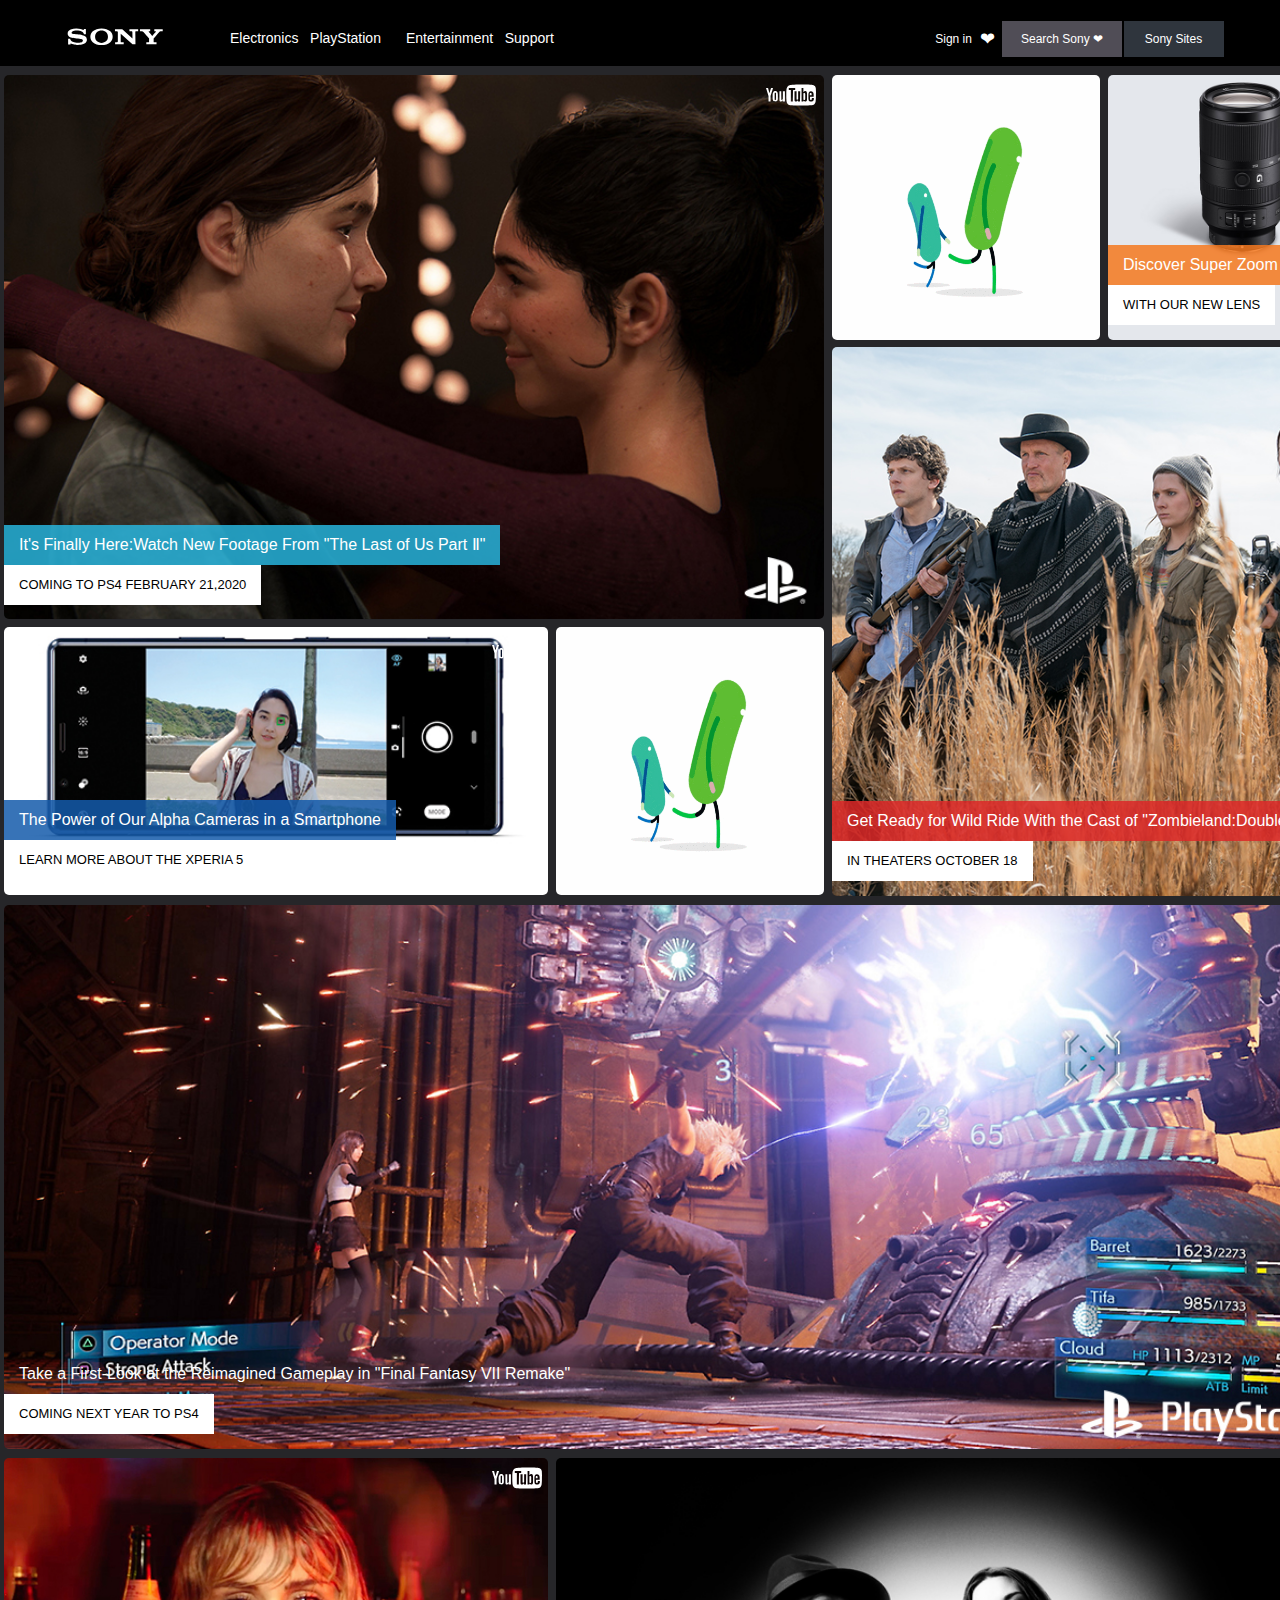
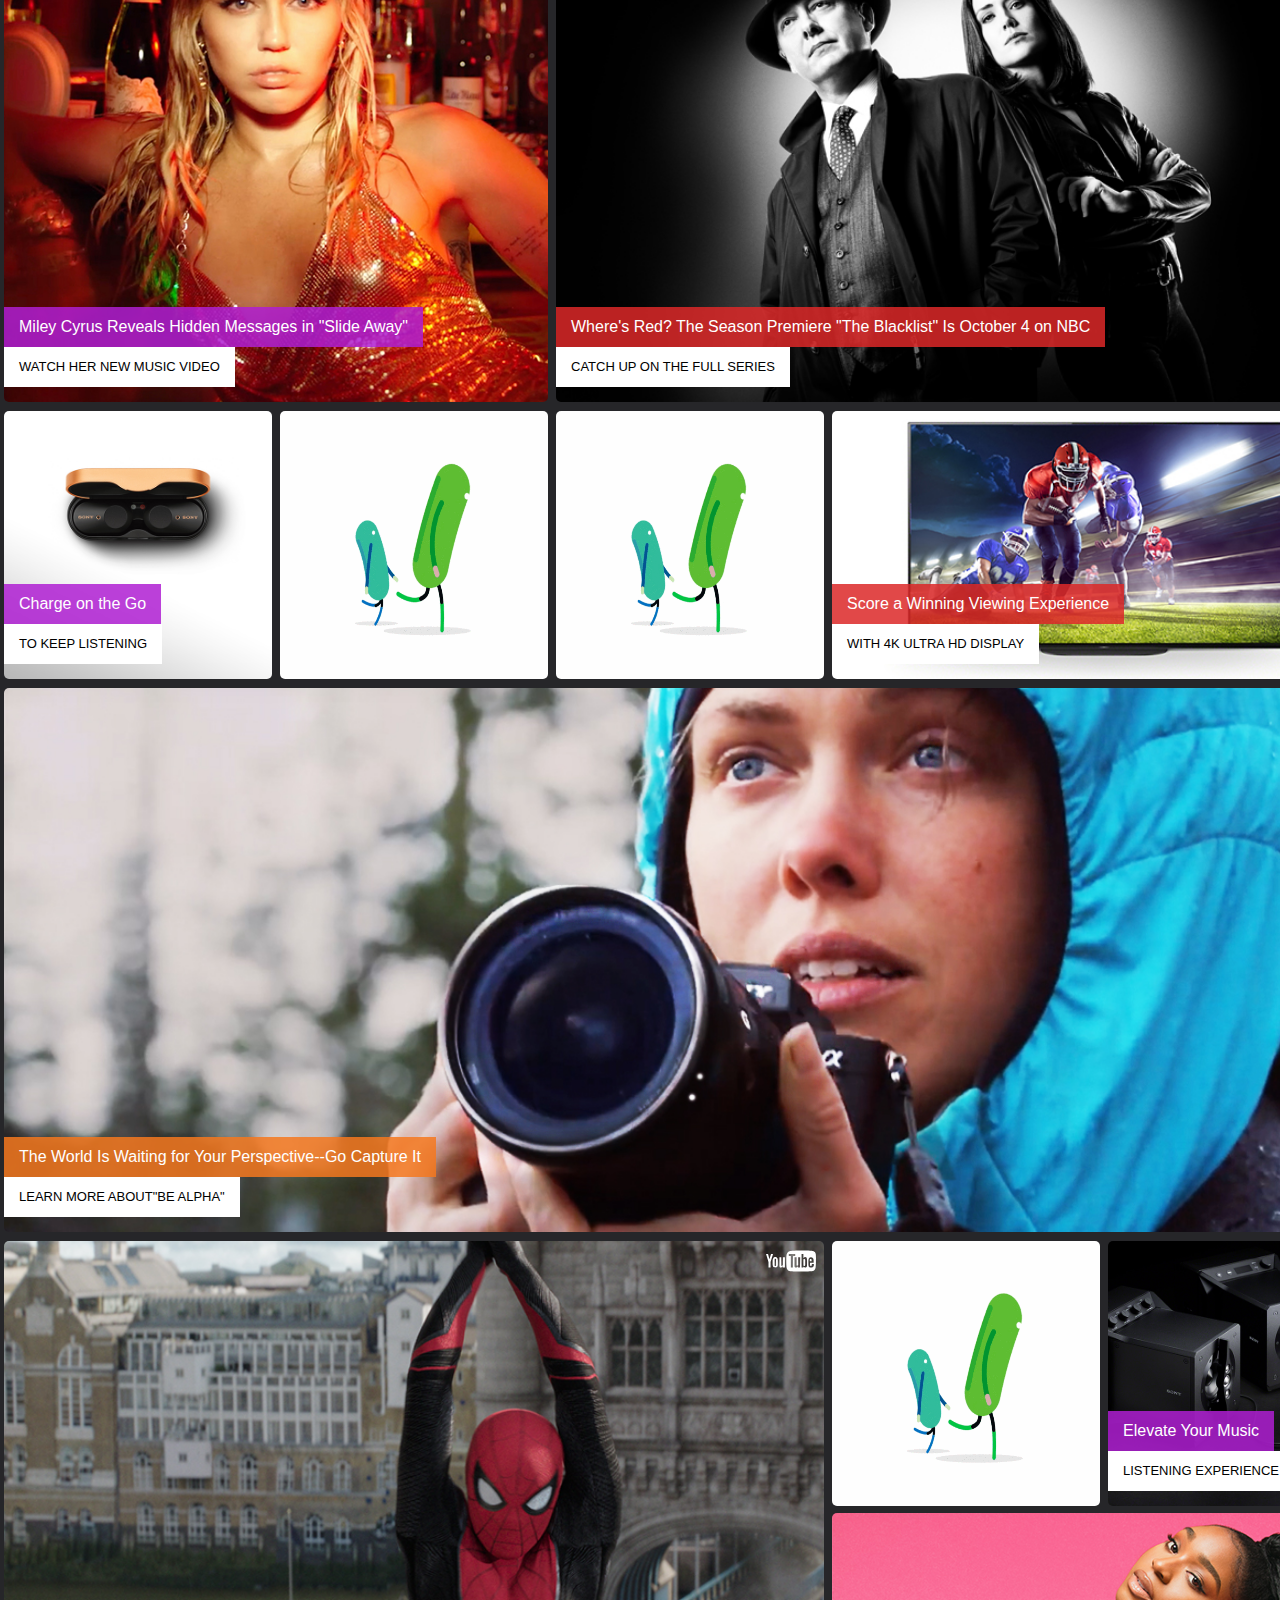
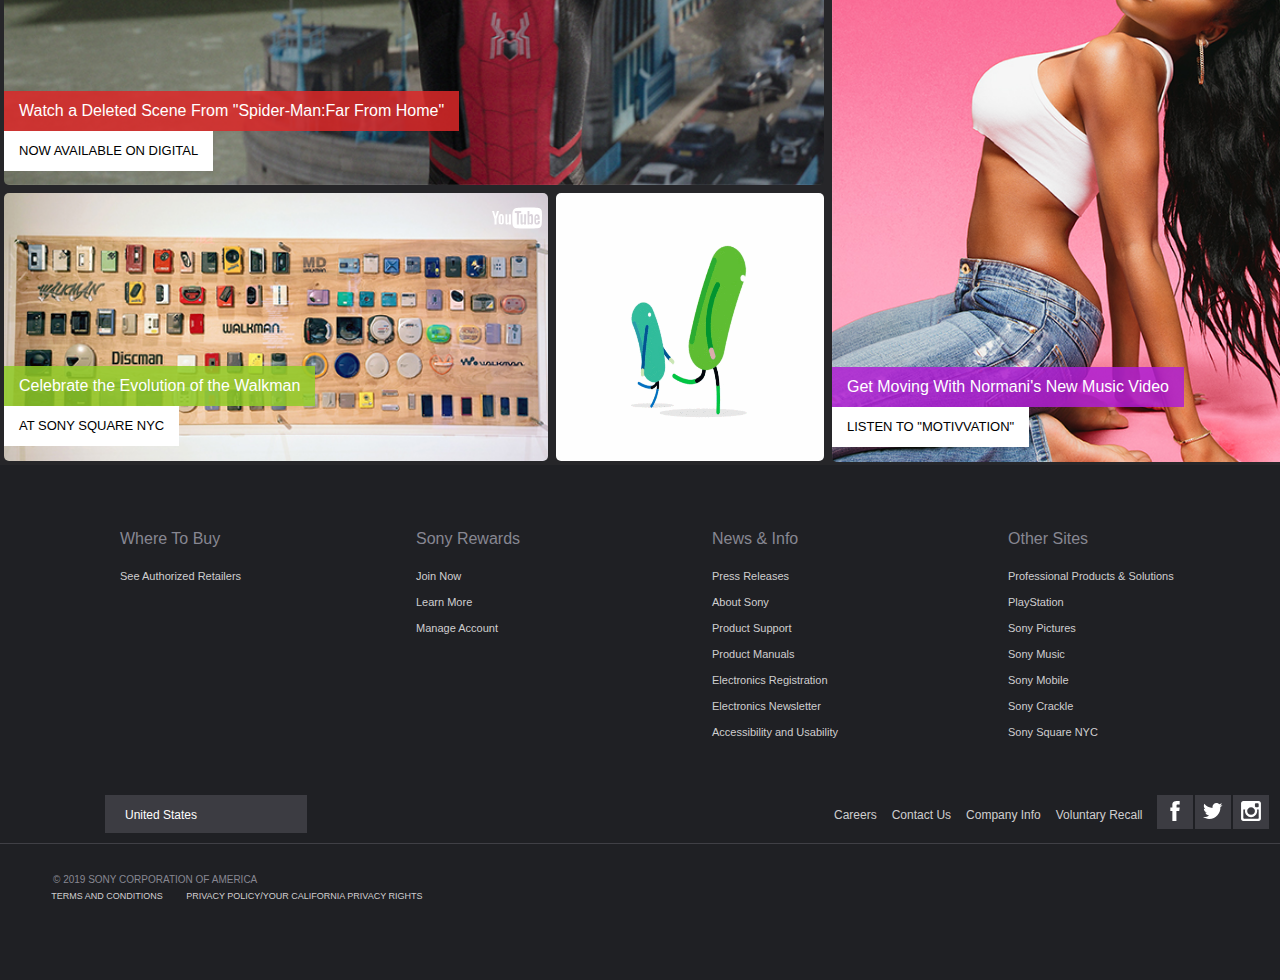
<file: index.html>
<!DOCTYPE html>
<html lang="en">

<head>
    <meta charset="UTF-8">
    <meta name="viewport" content="width=device-width, initial-scale=1.0">
    <meta http-equiv="X-UA-Compatible" content="ie=edge">
    <link rel="stylesheet" href="indexcss/style.css">
    <title>sony</title>
</head>

<body>


    <!-- top -->
    <div class="nav">
        <div class="top">
            <div class="top-nav">
                <ul class="top-nav-left">
                    <a href="./index.html">
                        <li style="margin: 20px;line-height:0px;">
                            <svg xmlns="http://www.w3.org/2000/svg" viewBox="0 0 526 114" xml:space="preserve" tabindex="-1" xmlns:xlink="http://www.w3.org/1999/xlink" focusable="false" class="brand-logo-svg" version="1.1">
                                    <g transform="translate(13.000000, 12.000000)" tabindex="-1" focusable="false" fill="#FFFFFF">
                                        <path d="M179.106,88.578 C160.994,88.578 144.183,83.144 132.96,73.074 C124.479,65.464 120.405,55.124 120.405,44.486 C120.405,33.973 124.655,23.565 132.96,15.996 C143.377,6.498 161.782,0.549 179.106,0.549 C198.278,0.549 213.624,5.378 225.355,16.021 C233.702,23.597 237.739,33.959 237.739,44.486 C237.739,54.691 233.454,65.558 225.355,73.074 C214.433,83.21 197.268,88.578 179.106,88.578 L179.106,76.966 C188.722,76.966 197.638,73.646 203.864,67.453 C210.051,61.298 212.933,53.73 212.933,44.486 C212.933,35.625 209.823,27.346 203.864,21.473 C197.719,15.418 188.591,12.013 179.106,12.013 C169.595,12.013 160.456,15.385 154.309,21.473 C148.383,27.342 145.267,35.65 145.267,44.486 C145.267,53.292 148.415,61.589 154.309,67.453 C160.46,73.574 169.566,76.966 179.106,76.966 L179.106,88.578">
                                        </path>
                                        <path d="M46.724,0.591 C37.036,0.591 26.026,2.404 16.677,6.58 C8.046,10.433 0.979,16.66 0.979,26.986 C0.974,36.285 6.885,41.73 6.724,41.582 C9.239,43.896 13.286,47.837 23.866,50.154 C28.596,51.187 38.706,52.773 48.776,53.829 C58.767,54.882 68.605,55.882 72.608,56.898 C75.791,57.708 81.142,58.812 81.142,64.808 C81.142,70.783 75.509,72.607 74.529,72.999 C73.55,73.39 66.792,76.488 54.647,76.488 C45.679,76.488 34.899,73.79 30.968,72.386 C26.44,70.773 21.687,68.64 17.255,63.228 C16.152,61.882 14.414,58.193 14.414,54.537 L3.419,54.537 L3.419,85.341 L15.64,85.341 C15.64,85.341 15.64,81.962 15.64,81.177 C15.64,80.704 16.23,78.753 18.282,79.683 C20.835,80.843 28.326,83.826 36.159,85.462 C42.582,86.802 46.724,87.765 54.708,87.765 C67.735,87.765 74.735,85.646 79.573,84.263 C84.132,82.96 89.762,80.615 94.34,76.966 C96.815,74.994 102.249,69.935 102.249,60.755 C102.249,51.947 97.522,46.478 95.858,44.814 C93.593,42.548 90.823,40.787 87.938,39.433 C85.427,38.252 81.46,36.832 78.216,36.037 C71.917,34.49 57.677,32.584 50.864,31.872 C43.725,31.125 31.335,30.098 26.388,28.566 C24.887,28.101 21.833,26.644 21.833,23.097 C21.833,20.571 23.229,18.43 25.993,16.699 C30.38,13.952 39.241,12.24 48.481,12.24 C59.401,12.202 68.651,14.7 74.535,17.328 C76.538,18.221 78.876,19.507 80.737,21.025 C82.833,22.736 85.784,26.289 86.846,31.248 L96.716,31.248 L96.716,4.435 L85.696,4.435 L85.696,7.549 C85.696,8.558 84.658,9.865 82.695,8.782 C77.762,6.198 63.816,0.615 46.724,0.591">
                                        </path>
                                        <path d="M288.223,5.464 L341.98,53.976 L341.43,21.314 C341.373,17.03 340.584,15.242 335.953,15.242 C329.762,15.242 325.844,15.242 325.844,15.242 L325.844,5.472 L371.811,5.472 L371.811,15.242 C371.811,15.242 368.141,15.242 361.947,15.242 C357.225,15.242 356.928,16.755 356.867,21.314 L357.701,83.728 L341.959,83.728 L280.047,28.467 L280.057,67.683 C280.113,71.949 280.311,73.954 284.703,73.954 C290.889,73.954 295.744,73.954 295.744,73.954 L295.744,83.724 L250.602,83.724 L250.602,73.954 C250.602,73.954 254.967,73.954 261.154,73.954 C265.096,73.954 264.939,70.197 264.939,67.462 L264.939,21.684 C264.939,18.73 264.523,15.248 258.336,15.248 L249.775,15.248 L249.775,5.464 L288.223,5.464">
                                        </path>
                                        <path d="M424.332,73.937 C424.762,73.937 426.68,73.88 427.051,73.767 C428.113,73.437 428.834,72.679 429.168,71.89 C429.309,71.56 429.379,70.091 429.379,69.777 C429.379,69.777 429.385,54.849 429.385,54.333 C429.385,53.962 429.357,53.8 428.729,52.976 C428.035,52.07 400.572,20.947 399.314,19.578 C397.754,17.874 395.014,15.244 390.846,15.244 C387.533,15.244 381.297,15.244 381.297,15.244 L381.297,5.468 L435.197,5.468 L435.197,15.23 C435.197,15.23 429.953,15.23 428.699,15.23 C427.199,15.23 426.201,16.656 427.482,18.24 C427.482,18.24 445.619,39.934 445.791,40.164 C445.961,40.392 446.105,40.449 446.334,40.235 C446.561,40.02 464.924,18.441 465.068,18.269 C465.941,17.224 465.354,15.244 463.469,15.244 C462.211,15.244 456.799,15.244 456.799,15.244 L456.799,5.468 L500.979,5.468 L500.979,15.244 C500.979,15.244 494.422,15.244 491.109,15.244 C487.527,15.244 486.07,15.904 483.377,18.951 C482.145,20.344 454.389,52.027 453.633,52.886 C453.236,53.335 453.273,53.962 453.273,54.333 C453.273,54.929 453.273,68.341 453.273,69.771 C453.273,70.083 453.344,71.552 453.484,71.882 C453.816,72.675 454.539,73.431 455.602,73.759 C455.973,73.874 457.865,73.931 458.295,73.931 C460.234,73.931 468.391,73.931 468.391,73.931 L468.391,83.704 L414.766,83.704 L414.766,73.931 L424.332,73.937">
                                        </path>
                                    </g>
                                </svg>
                        </li>
                    </a>

                    <li style="margin-left: 45px;" class="E1">Electronics
                        <span class="iconfont down">&#xe65a;</span>
                        <span class="nav-bot"></span>

                    </li>

                    <li> <a style="text-decoration: none;color:#fff" href="./playStation/playStation.html"> PlayStation </a></li>
                    <li style="margin-left: 25px;" class="E2">Entertainment
                        <span class="iconfont down">&#xe65a;</span>
                        <span class="nav-bot"></span>
                        <!-- <div class="content CE2"></div>   -->
                    </li>

                    <li class="E3">Support
                        <span class="iconfont down">&#xe65a;</span>
                        <span class="nav-bot"></span>
                        <!-- <div class="content CE3"></div>   -->
                    </li>
                </ul>

                <ul class="top-nav-right">
                    <li class="SI">Sign in
                        <span class="iconfont down">&#xe65a;</span>
                    </li>
                    <li class="LO">❤</li>
                    <li class="SSony">Search Sony ❤</li>
                    <li class="SonyS">Sony Sites
                        <span class="iconfont down">&#xe65a;</span>
                    </li>
                </ul>

            </div>
        </div>

        <!-- top content -->
        <div class="content CE1">
            <div class="content_box">
                <ul>
                    <li class="CE1_title"><a href="./nav/Televisions & Home Theater/index.html">Televisions & Home Theater ›</a></li>
                    <li><a href="./nav/Televisions/index.html">» <span>Televisions</span></a></li>
                    <li><a href="./nav/Home Theater & Sound Bars/index.html">» <span>Home Theater & Sound Bars</span></a></li>
                    <li><a href="./nav/Projectors/index.html">» <span>Projectors</span></a></li>
                    <li><a href="./nav/Blu-ray & DVD Players/index.html">» <span>Blu-ray & DVD Players</span></a></li>
                    <li class="CD1_bot"><a href="./All/ALL.html">Vlew All</a></li>
                </ul>
                <ul>
                    <li class="CE1_title"><a href="./nav/Televisions & Home Theater/index.html">Audio ›</a></li>
                    <li><a href="./nav/Televisions/index.html">» <span>Headphones</span></a></li>
                    <li><a href="./nav/Home Theater & Sound Bars/index.html">» <span>MP3 Players</span></a></li>
                    <li><a href="./nav/Projectors/index.html">» <span>High-Resolution Audio</span></a></li>
                    <li><a href="./nav/Blu-ray & DVD Players/index.html">» <span>Wireless Speakers</span></a></li>
                    <li class="CD1_bot"><a href="./All/ALL.html">Vlew All</a></li>
                </ul>
                <ul>
                    <li class="CE1_title"><a href="./nav/Televisions & Home Theater/index.html">Cameras ›</a></li>
                    <li><a href="./nav/Televisions/index.html">» <span>Interchangeable-lens Cameras</span></a></li>
                    <li><a href="./nav/Home Theater & Sound Bars/index.html">» <span>Lenses</span></a></li>
                    <li><a href="./nav/Projectors/index.html">» <span>Compact Cameras</span></a></li>
                    <li>&nbsp;</li>
                    <li class="CD1_bot"><a href="./All/ALL.html">Vlew All</a></li>
                </ul>
                <ul style="border:0">
                    <li class="CE1_title"><a href="./nav/Televisions & Home Theater/index.html">Mobile & Accessories</a></li>
                    <li><a href="./nav/Televisions/index.html">» <span>Cell Phones</span></a></li>
                    <li><a href="./nav/Home Theater & Sound Bars/index.html">» <span>Accessories</span></a></li>
                    <li>&nbsp;</li>
                    <li>&nbsp;</li>
                    <li class="CD1_bot"><a href="./All/ALL.html">Vlew All</a></li>
                </ul>
                <ul>
                    <li class="CE1_title"><a href="./nav/Televisions & Home Theater/index.html">Video Cameras ›</a></li>
                    <li><a href="./nav/Televisions/index.html">» <span>Camcorders</span></a></li>
                    <li><a href="./nav/Home Theater & Sound Bars/index.html">» <span>Action Cameras</span></a></li>
                    <li><a href="./nav/Projectors/index.html">» <span>Professional Camcorders</span></a></li>
                    <li>&nbsp;</li>
                    <li class="CD1_bot"><a href="./All/ALL.html">Vlew All</a></li>
                </ul>
                <ul>
                    <li class="CE1_title"><a href="./nav/Televisions & Home Theater/index.html">Car & Marine ›</a></li>
                    <li><a href="./nav/Televisions/index.html">» <span>In-Car Receivers & Players</span></a></li>
                    <li><a href="./nav/Home Theater & Sound Bars/index.html">» <span>In-Car Speakers & Amplifiers</span></a></li>
                    <li><a href="./nav/Projectors/index.html">» <span>Marine Audio</span></a></li>
                    <li><a href="./nav/Blu-ray & DVD Players/index.html">» <span>Automotive OEM Audio</span></a></li>
                    <li class="CD1_bot"><a href="./All/ALL.html">Vlew All</a></li>
                </ul>
                <ul>
                    <li class="CE1_title"><a href="./nav/Televisions & Home Theater/index.html">Energy Storage & Cables ›</a></li>
                    <li><a href="./nav/Televisions/index.html">» <span>Batteries</span></a></li>
                    <li><a href="./nav/Home Theater & Sound Bars/index.html">» <span>Memory Cards Flash Drives & SSD/HDD</span></a></li>
                    <li><a href="./nav/Projectors/index.html">» <span>Cables</span></a></li>
                    <li>&nbsp;</li>
                    <li class="CD1_bot"><a href="./All/ALL.html">Vlew All</a></li>
                </ul>
                <ul style="border:0">
                    <li class="CE1_title"><a href="./nav/Televisions & Home Theater/index.html">New Categories ›</a></li>
                    <li><a href="./nav/Televisions/index.html">» <span>Companion Robots</span></a></li>
                    <li><a href="./nav/Home Theater & Sound Bars/index.html">» <span>Digital Paper</span></a></li>
                    <li><a href="./nav/Projectors/index.html">» <span>Future Experience Program</span></a></li>
                    <li><a href="./nav/Blu-ray & DVD Players/index.html">» <span>Engagement App Development</span></a></li>
                    <li class="CD1_bot"><a href="./All/ALL.html">Vlew All</a></li>
                </ul>

            </div>
            <div class="content_but">
                <div class="but-left"><a href="#">All Electronics</a></div>
                <div class="but-right"><a href="#">See Professional Products</a></div>
            </div>
            <div class="content_bottom">
                <div class="CB_box">
                    <a href="./optin/optin.html">
                        <div class="CB">
                            <img src="image/1.PNG" alt="">
                            <ul class="CB_ul">
                                <li class="CB_title">Don't miss what's new.</li>
                                <li class="CB_text">Be among the first to get the latest Sony news in your inbox</li>
                                <li class="CB_SU">Sign up</li>
                            </ul>
                        </div>
                    </a>
                    <a href="./smarter home/smarter home.html">
                        <div class="CB">
                            <img src="image/2.PNG" alt="">
                            <ul class="CB_ul">
                                <li class="CB_title">A smarter home for a smarter life</li>
                                <li class="CB_text">Sony's suite of voice assistant enabled and compatible products works together seamlessly to make life easier</li>
                            </ul>
                        </div>
                    </a>
                </div>

            </div>
        </div>
        <div class="content CE2">
            <div class="CE2_box">
                <ul class="CE2_img">
                    <a href="./Entertainment/games.html">
                        <li>

                            <img src="image/1.webp" alt="">
                            <span>Video Games</span>

                        </li>
                    </a>
                    <a href="./Entertainment/movies.html">
                        <li>
                            <img src="image/2.webp" alt="">
                            <span>Movies & TV Shows</span>
                        </li>
                    </a>
                    <a href="./Entertainment/music.html">
                        <li>
                            <img src="image/3.webp" alt="">
                            <span>Music</span>
                        </li>
                    </a>
                </ul>
                <div class="CE2_img2">
                    <a style="text-decoration: none;color:#000" href="./Entertainment/apps.html"><img src="image/4.webp" alt="">
                        <div class="CE2_img2_text">
                            <p class="CE2_img2_title">Phone and Tablet Apps</p>
                            <p class="CE2_img2_content">The beat of what Sony has to offer on IOS or Android.<span>Download our apps</span></p>
                        </div>
                    </a>
                </div>
            </div>
        </div>
        <div class="content CE3">
            <ul class="CE3_img">
                <a href="./support/index.html">
                    <li>
                        <img src="image/3.png" alt="">
                        <span>Support</span>
                    </li>
                </a>
                <a href="./support/tuo2.html">
                    <li>
                        <img src="image/4.png" alt="">
                        <span>Register a Product</span>
                    </li>
                </a>
                <a href="./support/home.html">
                    <li>
                        <img src="image/5.png" alt="">
                        <span>Community</span>
                    </li>
                </a>
            </ul>
        </div>
    </div>

    <!-- pic -->
    <div class="pic-box">
        <!-- pic1-6 -->
        <div class="pic">
            <div class="pic-left">
                <div class="imgs i1">
                    <img src="image/1.jpg" alt="">
                    <div class="i1-nav">
                        <img src="image/youtube.svg" alt="">
                        <p class="i1-text1 t1">It's Finally Here:Watch New Footage From "The Last of Us Part Ⅱ"</p>
                        <p class="i1-text2">COMING TO PS4 FEBRUARY 21,2020</p>
                    </div>
                    <div class="i1-hide">
                        <div class="shu"></div>
                        <ul>
                            <li class="one"><img src="image/fb.svg" alt=""></li>
                            <li class="two"><img src="image/twich.svg" alt=""></li>
                            <li class="three"><img src="image/lianjie.svg" alt=""></li>
                        </ul>
                    </div>
                </div>


                <div class="pic-left-bot">
                    <div class="imgs i2">
                        <img src="image/3.jpg" alt="">

                        <div class="i1-nav">
                            <img src="image/youtube.svg" alt="">
                            <p class="i1-text1 t2">The Power of Our Alpha Cameras in a Smartphone</p>
                            <p class="i1-text2">LEARN MORE ABOUT THE XPERIA 5</p>
                        </div>
                        <div class="i1-hide">
                            <div class="shu"></div>
                            <ul>
                                <li class="one"><img src="image/fb.svg" alt=""></li>
                                <li class="two"><img src="image/twich.svg" alt=""></li>
                                <li class="three"><img src="image/lianjie.svg" alt=""></li>
                            </ul>
                        </div>
                    </div>
                    <div class="imgs i3">
                        <img src="image/g2.gif" alt="">

                        <div class="i1-hide">
                            <div class="shu"></div>
                            <ul>
                                <li class="one"><img src="image/fb.svg" alt=""></li>
                                <li class="two"><img src="image/twich.svg" alt=""></li>
                                <li class="three"><img src="image/lianjie.svg" alt=""></li>
                            </ul>
                        </div>
                    </div>
                </div>
            </div>
            <div class="pic-right">
                <div style="display: flex">
                    <div class="imgs i4">
                        <img src="image/g2.gif" alt="">

                        <div class="i1-hide">
                            <div class="shu"></div>
                            <ul>
                                <li class="one"><img src="image/fb.svg" alt=""></li>
                                <li class="two"><img src="image/twich.svg" alt=""></li>
                                <li class="three"><img src="image/lianjie.svg" alt=""></li>
                            </ul>
                        </div>
                    </div>
                    <div class="imgs i5">
                        <img src="image/2.jpg" alt="">
                        <div class="i1-nav">
                            <img src="image/youtube.svg" alt="">
                            <p class="i1-text1 t3">Discover Super Zoom</p>
                            <p class="i1-text2">WITH OUR NEW LENS</p>
                        </div>
                        <div class="i1-hide">
                            <div class="shu"></div>
                            <ul>
                                <li class="one"><img src="image/fb.svg" alt=""></li>
                                <li class="two"><img src="image/twich.svg" alt=""></li>
                                <li class="three"><img src="image/lianjie.svg" alt=""></li>
                            </ul>
                        </div>
                    </div>
                </div>
                <div class="imgs i6">
                    <img src="image/10.jpg" alt="">
                    <div class="i1-nav">
                        <img src="image/youtube.svg" alt="">
                        <p class="i1-text1 t4">Get Ready for Wild Ride With the Cast of "Zombieland:Double Tap"</p>
                        <p class="i1-text2">IN THEATERS OCTOBER 18</p>
                    </div>
                    <div class="i1-hide">
                        <div class="shu"></div>
                        <ul>
                            <li class="one"><img src="image/fb.svg" alt=""></li>
                            <li class="two"><img src="image/twich.svg" alt=""></li>
                            <li class="three"><img src="image/lianjie.svg" alt=""></li>
                        </ul>
                    </div>
                </div>
            </div>
        </div>
        <!-- pic7 -->
        <div class="pic">
            <div class="imgs i7">
                <img src="image/4.jpg" alt="">

                <div class="i1-nav">
                    <img src="image/youtube.svg" alt="">
                    <p class="i1-text1 t5">Take a First-Look at the Reimagined Gameplay in "Final Fantasy VII Remake"</p>
                    <p class="i1-text2">COMING NEXT YEAR TO PS4</p>
                </div>
                <div class="i1-hide">
                    <div class="shu"></div>
                    <ul>
                        <li class="one"><img src="image/fb.svg" alt=""></li>
                        <li class="two"><img src="image/twich.svg" alt=""></li>
                        <li class="three"><img src="image/lianjie.svg" alt=""></li>
                    </ul>
                </div>
            </div>
        </div>
        <!-- pic8-9 -->
        <div class="pic">
            <div class="imgs i8">
                <img src="image/11.jpg" alt="">

                <div class="i1-nav">
                    <img src="image/youtube.svg" alt="">
                    <p class="i1-text1 t6">Miley Cyrus Reveals Hidden Messages in "Slide Away"</p>
                    <p class="i1-text2">WATCH HER NEW MUSIC VIDEO</p>
                </div>
                <div class="i1-hide">
                    <div class="shu"></div>
                    <ul>
                        <li class="one"><img src="image/fb.svg" alt=""></li>
                        <li class="two"><img src="image/twich.svg" alt=""></li>
                        <li class="three"><img src="image/lianjie.svg" alt=""></li>
                    </ul>
                </div>
            </div>
            <div class="imgs i9">
                <img src="image/9.jpg" alt="">

                <div class="i1-nav">
                    <img src="image/youtube.svg" alt="">
                    <p class="i1-text1 t7">Where's Red? The Season Premiere "The Blacklist" Is October 4 on NBC</p>
                    <p class="i1-text2">CATCH UP ON THE FULL SERIES</p>
                </div>
                <div class="i1-hide">
                    <div class="shu"></div>
                    <ul>
                        <li class="one"><img src="image/fb.svg" alt=""></li>
                        <li class="two"><img src="image/twich.svg" alt=""></li>
                        <li class="three"><img src="image/lianjie.svg" alt=""></li>
                    </ul>
                </div>
            </div>
        </div>
        <!-- pic10-13 -->
        <div class="pic">
            <div class="imgs i10">
                <img src="image/12.jpg" alt="">

                <div class="i1-nav">
                    <img src="image/youtube.svg" alt="">
                    <p class="i1-text1 t8">Charge on the Go</p>
                    <p class="i1-text2">TO KEEP LISTENING</p>
                </div>
                <div class="i1-hide">
                    <div class="shu"></div>
                    <ul>
                        <li class="one"><img src="image/fb.svg" alt=""></li>
                        <li class="two"><img src="image/twich.svg" alt=""></li>
                        <li class="three"><img src="image/lianjie.svg" alt=""></li>
                    </ul>
                </div>
            </div>
            <div class="imgs i11">
                <img src="image/g2.gif" alt="">

                <div class="i1-hide">
                    <div class="shu"></div>
                    <ul>
                        <li class="one"><img src="image/fb.svg" alt=""></li>
                        <li class="two"><img src="image/twich.svg" alt=""></li>
                        <li class="three"><img src="image/lianjie.svg" alt=""></li>
                    </ul>
                </div>
            </div>
            <div class="imgs i12">
                <img src="image/g2.gif" alt="">

                <div class="i1-hide">
                    <div class="shu"></div>
                    <ul>
                        <li class="one"><img src="image/fb.svg" alt=""></li>
                        <li class="two"><img src="image/twich.svg" alt=""></li>
                        <li class="three"><img src="image/lianjie.svg" alt=""></li>
                    </ul>
                </div>
            </div>
            <div class="imgs i13">
                <img src="image/13.jpg" alt="">
                <div class="i1-nav">
                    <img src="image/youtube.svg" alt="">
                    <p class="i1-text1 t9">Score a Winning Viewing Experience</p>
                    <p class="i1-text2">WITH 4K ULTRA HD DISPLAY</p>
                </div>
                <div class="i1-hide">
                    <div class="shu"></div>
                    <ul>
                        <li class="one"><img src="image/fb.svg" alt=""></li>
                        <li class="two"><img src="image/twich.svg" alt=""></li>
                        <li class="three"><img src="image/lianjie.svg" alt=""></li>
                    </ul>
                </div>
            </div>
        </div>
        <!-- pic14 -->
        <div class="pic">
            <div class="imgs i14">
                <img src="image/8.jpg" alt="">

                <div class="i1-nav">
                    <img src="image/youtube.svg" alt="">
                    <p class="i1-text1 t10">The World Is Waiting for Your Perspective--Go Capture It</p>
                    <p class="i1-text2">LEARN MORE ABOUT"BE ALPHA"</p>
                </div>
                <div class="i1-hide">
                    <div class="shu"></div>
                    <ul>
                        <li class="one"><img src="image/fb.svg" alt=""></li>
                        <li class="two"><img src="image/twich.svg" alt=""></li>
                        <li class="three"><img src="image/lianjie.svg" alt=""></li>
                    </ul>
                </div>
            </div>
        </div>
        <!-- pic15-21 -->
        <div class="pic">
            <div class="pic-left">
                <div class="imgs i1">
                    <img src="image/7.jpg" alt="">
                    <div class="i1-nav">
                        <img src="image/youtube.svg" alt="">
                        <p class="i1-text1 t11">Watch a Deleted Scene From "Spider-Man:Far From Home"</p>
                        <p class="i1-text2">NOW AVAILABLE ON DIGITAL</p>
                    </div>
                    <div class="i1-hide">
                        <div class="shu"></div>
                        <ul>
                            <li class="one"><img src="image/fb.svg" alt=""></li>
                            <li class="two"><img src="image/twich.svg" alt=""></li>
                            <li class="three"><img src="image/lianjie.svg" alt=""></li>
                        </ul>
                    </div>
                </div>
                <div class="pic-left-bot">
                    <div class="imgs i2">
                        <img src="image/14.jpg" alt="">
                        <div class="i1-nav">
                            <img src="image/youtube.svg" alt="">
                            <p class="i1-text1 t12">Celebrate the Evolution of the Walkman</p>
                            <p class="i1-text2">AT SONY SQUARE NYC</p>
                        </div>
                        <div class="i1-hide">
                            <div class="shu"></div>
                            <ul>
                                <li class="one"><img src="image/fb.svg" alt=""></li>
                                <li class="two"><img src="image/twich.svg" alt=""></li>
                                <li class="three"><img src="image/lianjie.svg" alt=""></li>
                            </ul>
                        </div>
                    </div>
                    <div class="imgs i3">
                        <img src="image/g2.gif" alt="">

                        <div class="i1-hide">
                            <div class="shu"></div>
                            <ul>
                                <li class="one"><img src="image/fb.svg" alt=""></li>
                                <li class="two"><img src="image/twich.svg" alt=""></li>
                                <li class="three"><img src="image/lianjie.svg" alt=""></li>
                            </ul>
                        </div>
                    </div>
                </div>
            </div>
            <div class="pic-right">
                <div style="display: flex">
                    <div class="imgs i4">
                        <img src="image/g2.gif" alt="">
                        <div class="i1-hide">
                            <div class="shu"></div>
                            <ul>
                                <li class="one"><img src="image/fb.svg" alt=""></li>
                                <li class="two"><img src="image/twich.svg" alt=""></li>
                                <li class="three"><img src="image/lianjie.svg" alt=""></li>
                            </ul>
                        </div>
                    </div>
                    <div class="imgs i5">
                        <img src="image/5.jpg" alt="">
                        <div class="i1-nav">
                            <img src="image/youtube.svg" alt="">
                            <p class="i1-text1 t13">Elevate Your Music</p>
                            <p class="i1-text2">LISTENING EXPERIENCE</p>
                        </div>
                        <div class="i1-hide">
                            <div class="shu"></div>
                            <ul>
                                <li class="one"><img src="image/fb.svg" alt=""></li>
                                <li class="two"><img src="image/twich.svg" alt=""></li>
                                <li class="three"><img src="image/lianjie.svg" alt=""></li>
                            </ul>
                        </div>
                    </div>
                </div>
                <div class="imgs i6">
                    <img src="image/6.jpg" alt="">
                    <div class="i1-nav">
                        <img src="image/youtube.svg" alt="">
                        <p class="i1-text1 t14">Get Moving With Normani's New Music Video</p>
                        <p class="i1-text2">LISTEN TO "MOTIVVATION"</p>
                    </div>
                    <div class="i1-hide">
                        <div class="shu"></div>
                        <ul>
                            <li class="one"><img src="image/fb.svg" alt=""></li>
                            <li class="two"><img src="image/twich.svg" alt=""></li>
                            <li class="three"><img src="image/lianjie.svg" alt=""></li>
                        </ul>
                    </div>
                </div>
            </div>
        </div>
    </div>

    <!-- footer -->
    <div class="footer-box">
        <div class="footer">
            <div class="footer-top">
                <div class="footer-top-centent">
                    <ul>
                        <li class="ftc-title">Where To Buy</li>
                        <li><a href="#">See Authorized Retailers</a></li>
                    </ul>
                    <ul>
                        <li class="ftc-title">Sony Rewards</li>
                        <li><a href="#">Join Now</a></li>
                        <li><a href="#">Learn More</a></li>
                        <li><a href="#">Manage Account</a></li>
                    </ul>
                    <ul>
                        <li class="ftc-title">News & Info</li>
                        <li><a href="#">Press Releases</a></li>
                        <li><a href="#">About Sony</a></li>
                        <li><a href="#">Product Support</a></li>
                        <li><a href="#">Product Manuals</a></li>
                        <li><a href="#">Electronics Registration</a></li>
                        <li><a href="#">Electronics Newsletter</a></li>
                        <li><a href="#">Accessibility and Usability</a></li>
                    </ul>
                    <ul>
                        <li class="ftc-title">Other Sites </li>
                        <li><a href="#">Professional Products & Solutions</a></li>
                        <li><a href="#">PlayStation</a></li>
                        <li><a href="#">Sony Pictures</a></li>
                        <li><a href="#">Sony Music</a></li>
                        <li><a href="#">Sony Mobile</a></li>
                        <li><a href="#">Sony Crackle</a></li>
                        <li><a href="#">Sony Square NYC</a></li>
                    </ul>
                </div>
                <div class="fonter-top-urc">
                    <div class="ftu-left">
                        <div class="ftu-left-box">
                            <span><a href="#">United States</a></span>
                        </div>
                    </div>
                    <div class="ftu-right">
                        <ul>
                            <li><a href="#">Careers</a></li>
                            <li><a href="#">Contact Us</a></li>
                            <li><a href="#">Company Info</a></li>
                            <li><a href="#">Voluntary Recall</a></li>
                            <li class="fr-img fr1" style="margin-left: 15px;">
                                <a href="#"><img src="image/fb.svg" alt=""></a>

                                <div class="fr1-box">
                                    <div class="fr1-dowm"></div>
                                    <div class="fr1-colse">X</div>
                                    <p class="fr1-box-title">Like us on Facebox</p>
                                    <p class="fr1-box-text">Visit us on Facebox</p>
                                    <div class="fr1-bot"></div>
                                </div>

                            </li>
                            <li class="fr-img fr2">
                                <a href="#"><img src="image/twich.svg" alt=""></a>

                                <div class="fr2-box">
                                    <div class="fr2-dowm"></div>
                                    <div class="fr2-colse">X</div>
                                    <p class="fr2-box-title">Follow us on Twitter</p>
                                    <p class="fr2-box-text">Visit us on Twitter</p>
                                    <div class="fr2-bot"></div>
                                </div>

                            </li>
                            <li class="fr-img fr3">
                                <a href="#"><img src="image/phone.svg" alt=""></a>

                                <div class="fr3-box">
                                    <div class="fr3-dowm"></div>
                                    <div class="fr3-colse">X</div>
                                    <p class="fr3-box-title">Follow us on Instagram</p>
                                    <p class="fr3-box-text">Visit us on Instagram</p>
                                    <div class="fr3-bot"></div>
                                </div>

                            </li>
                        </ul>
                    </div>
                </div>
            </div>

            <div class="footer-bot">
                <div class="footer-last">
                    <p>© 2019 SONY CORPORATION OF AMERICA</p>
                    <span><a href="#">TERMS AND CONDITIONS</a></span>
                    <span><a href="#">PRIVACY POLICY/YOUR CALIFORNIA PRIVACY RIGHTS</a></span>
                </div>
            </div>


        </div>
    </div>
    <script src="indexjs/js.js"></script>
</body>

</html>
</file>
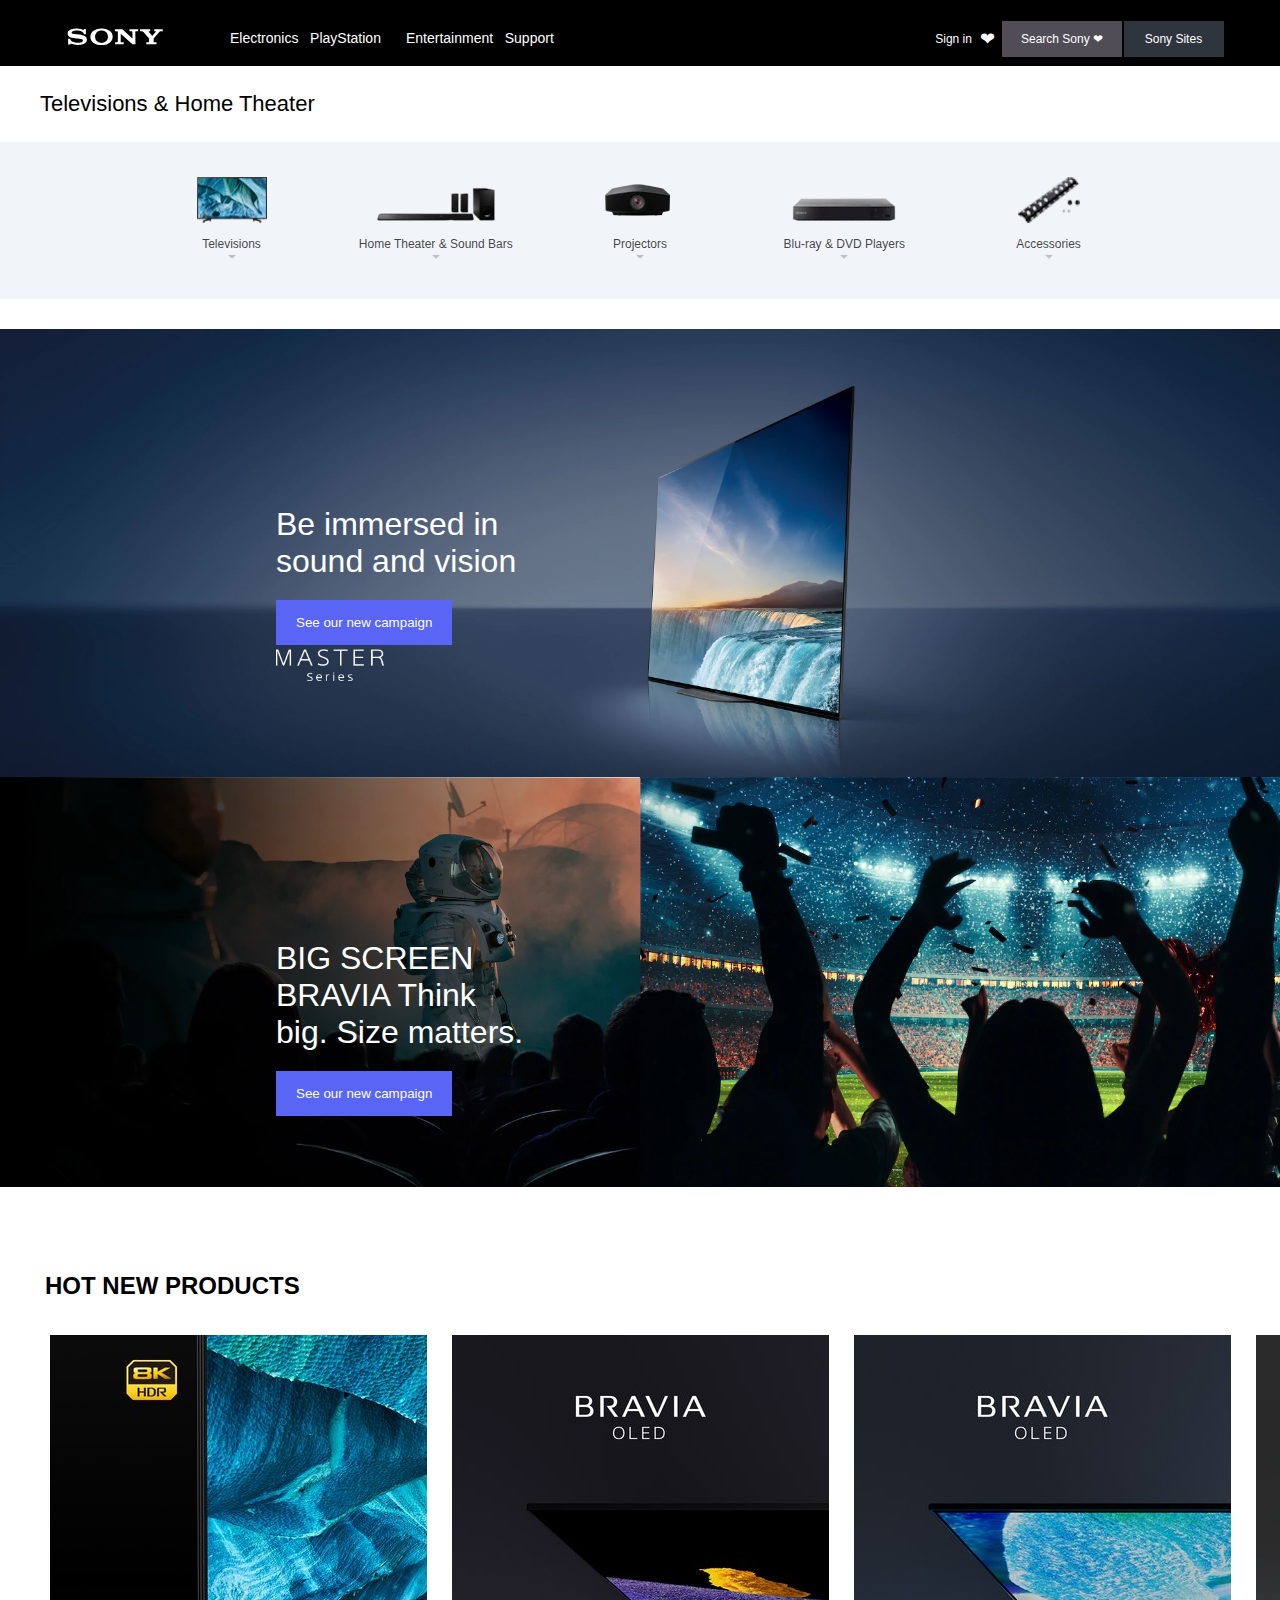
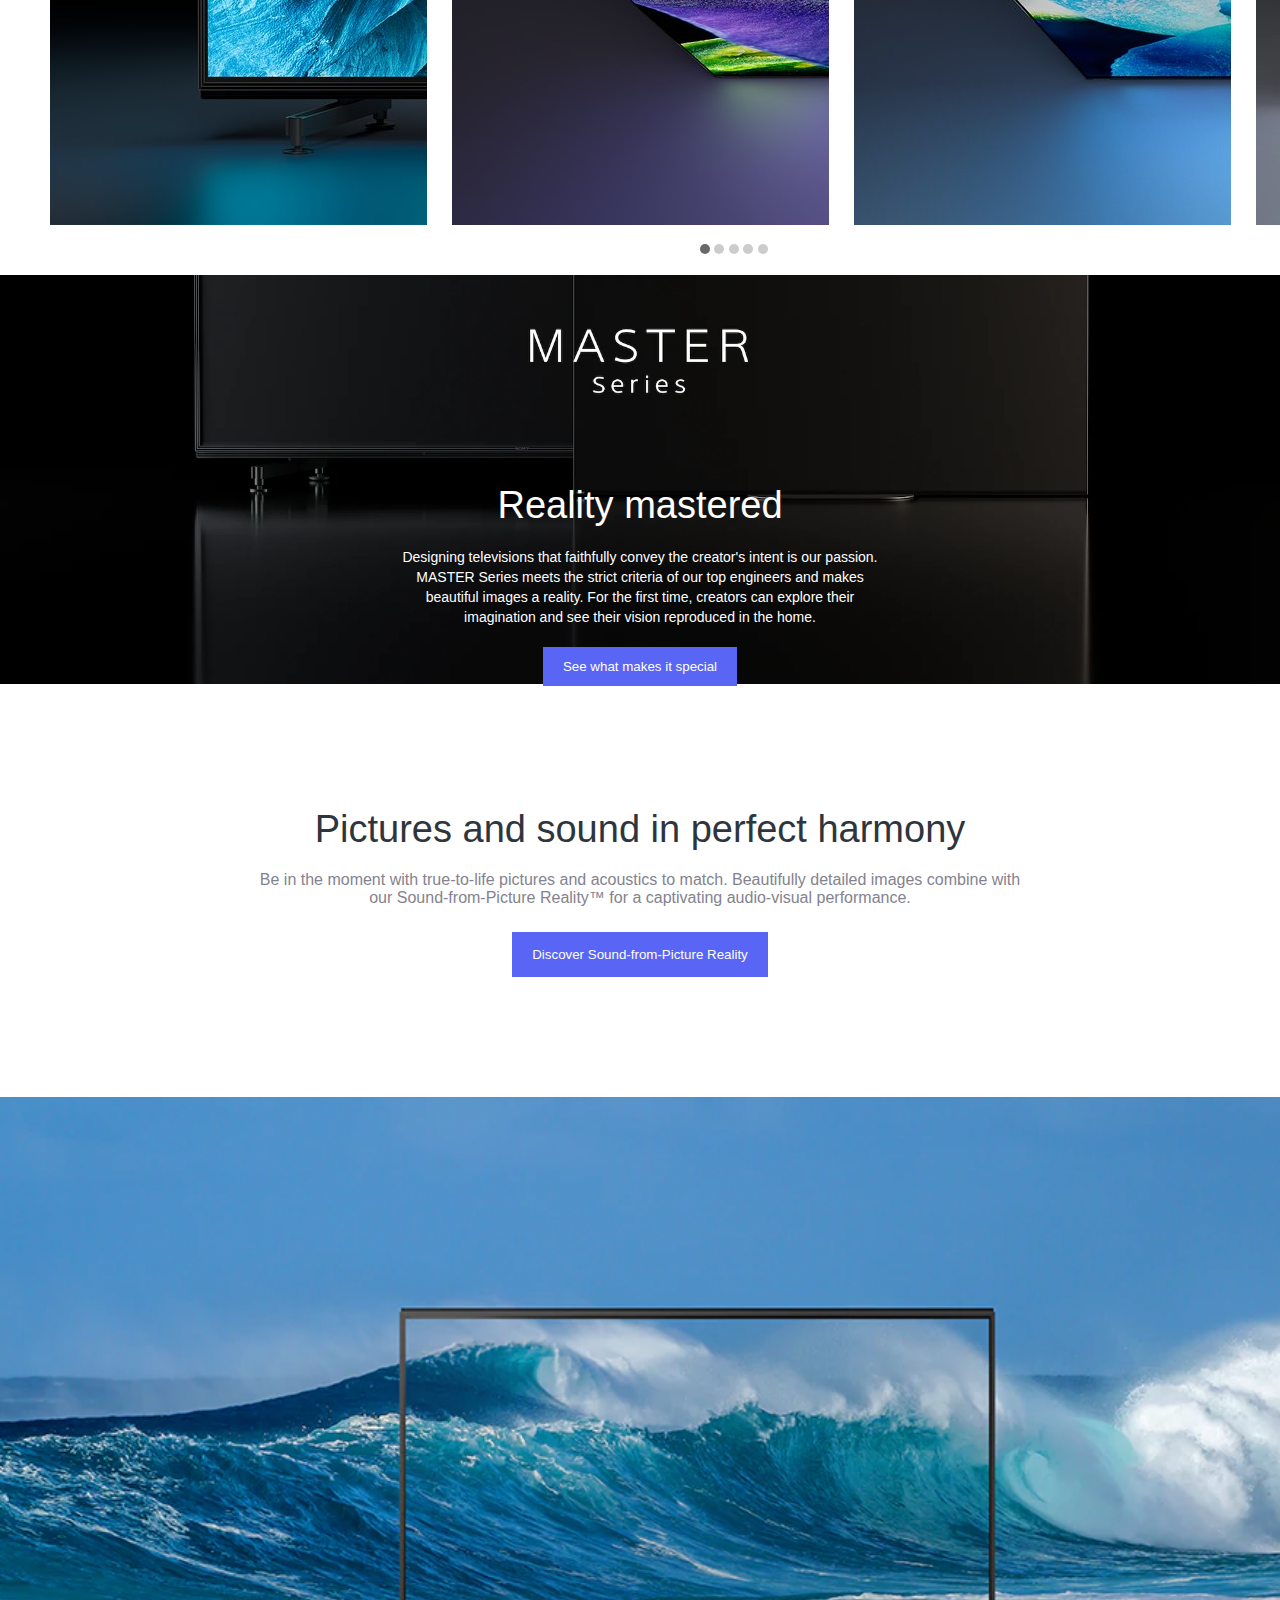
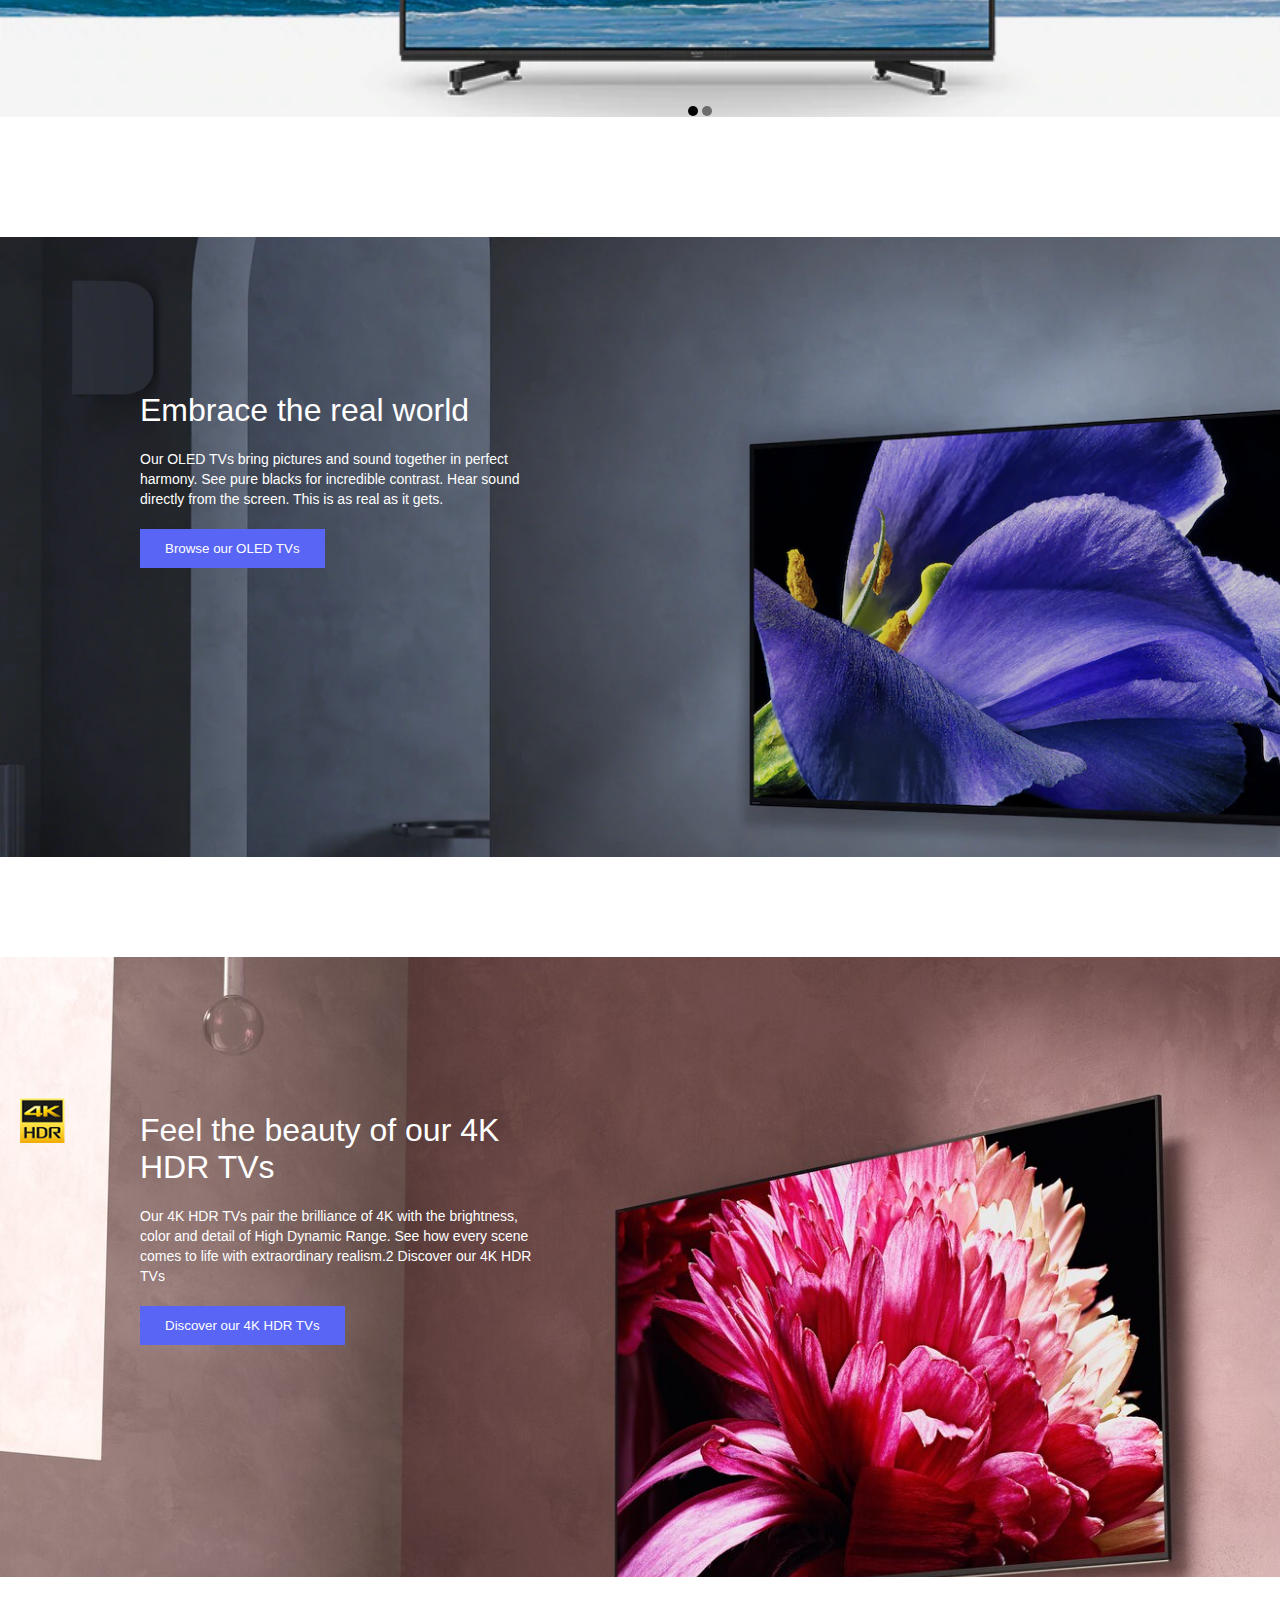
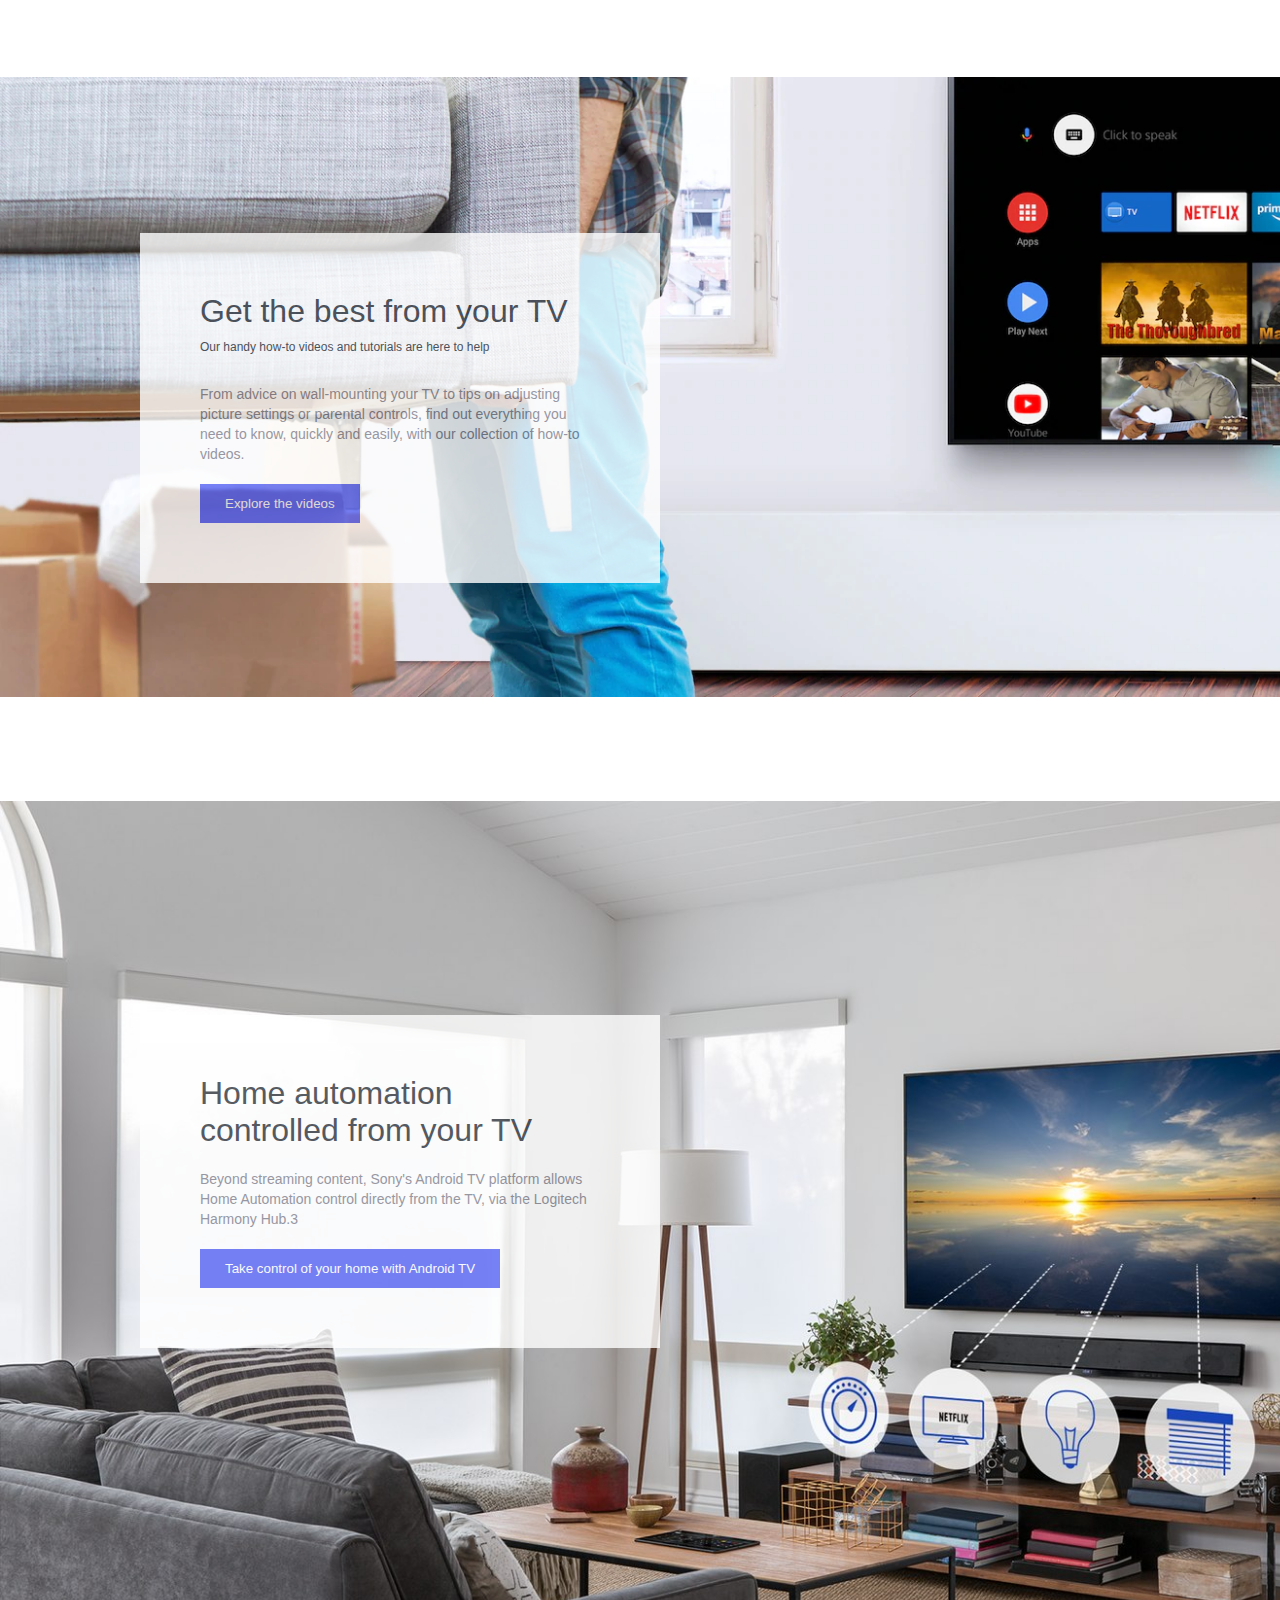
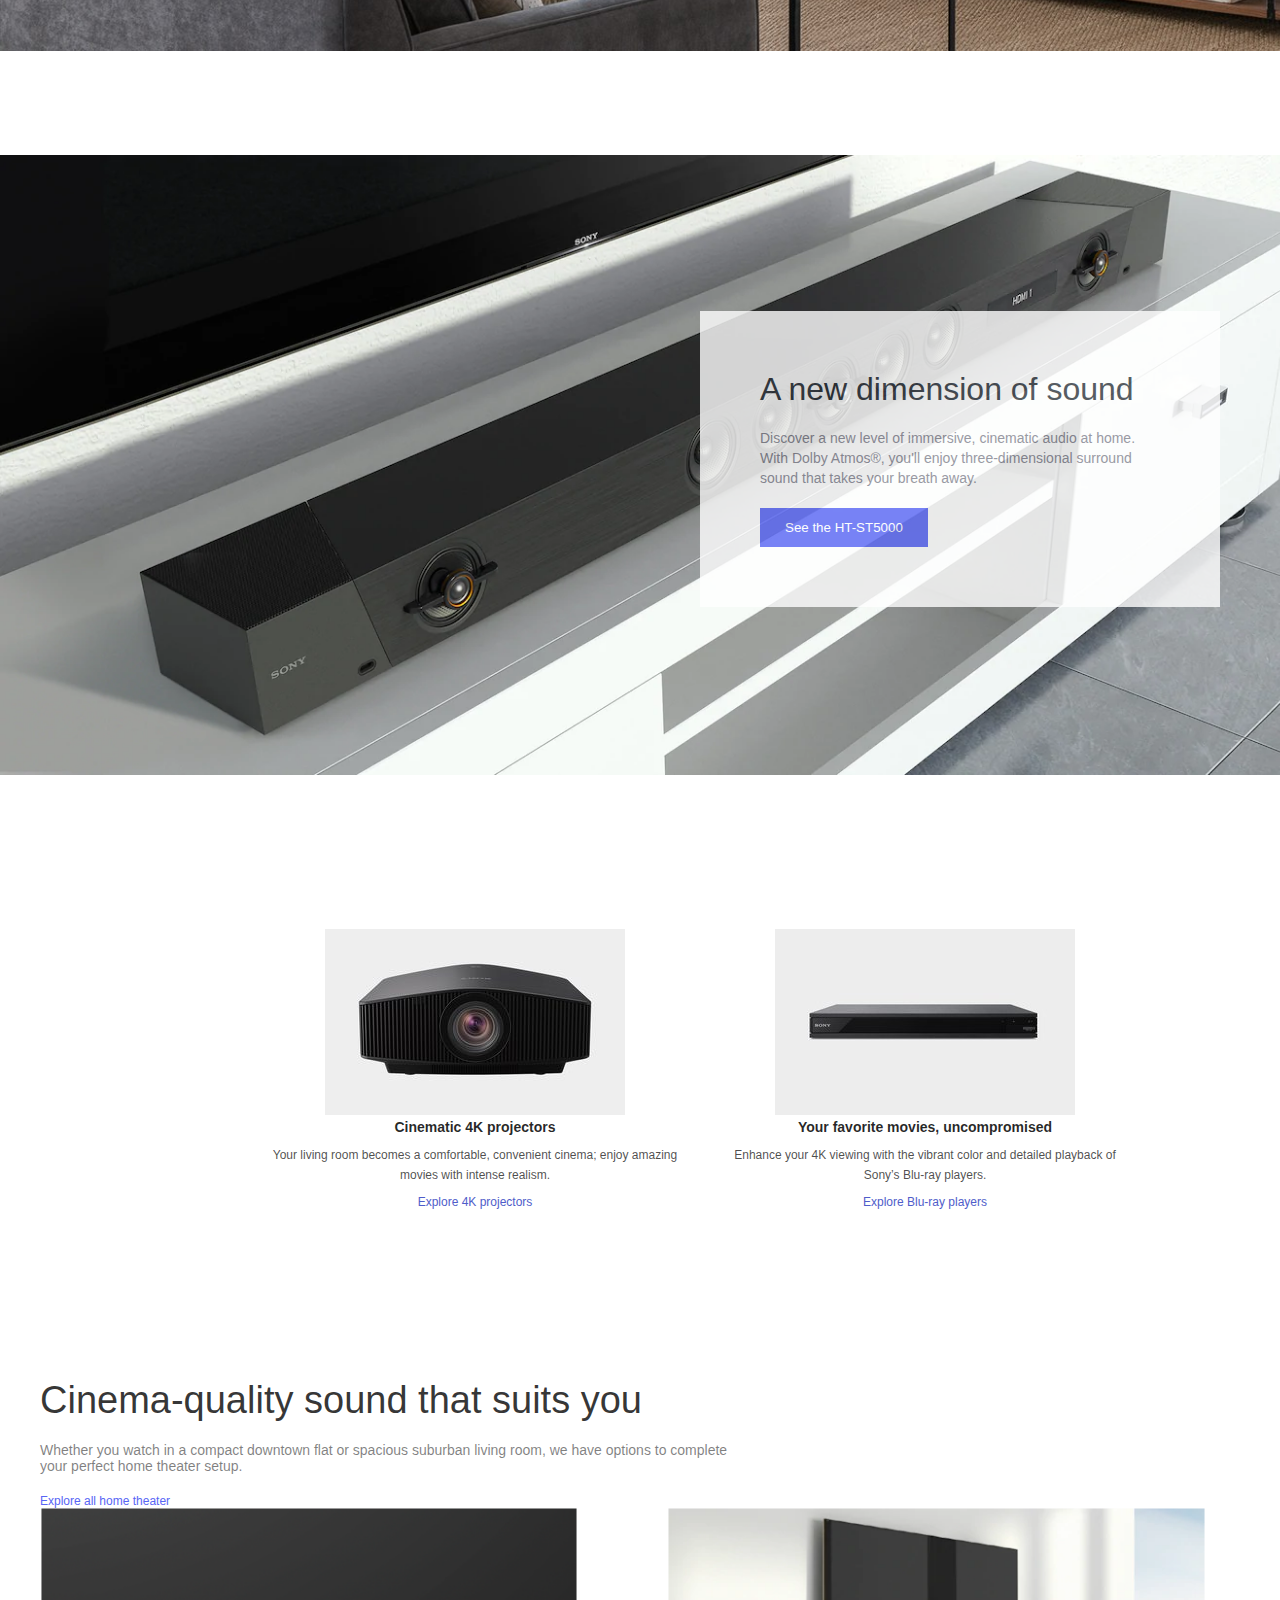
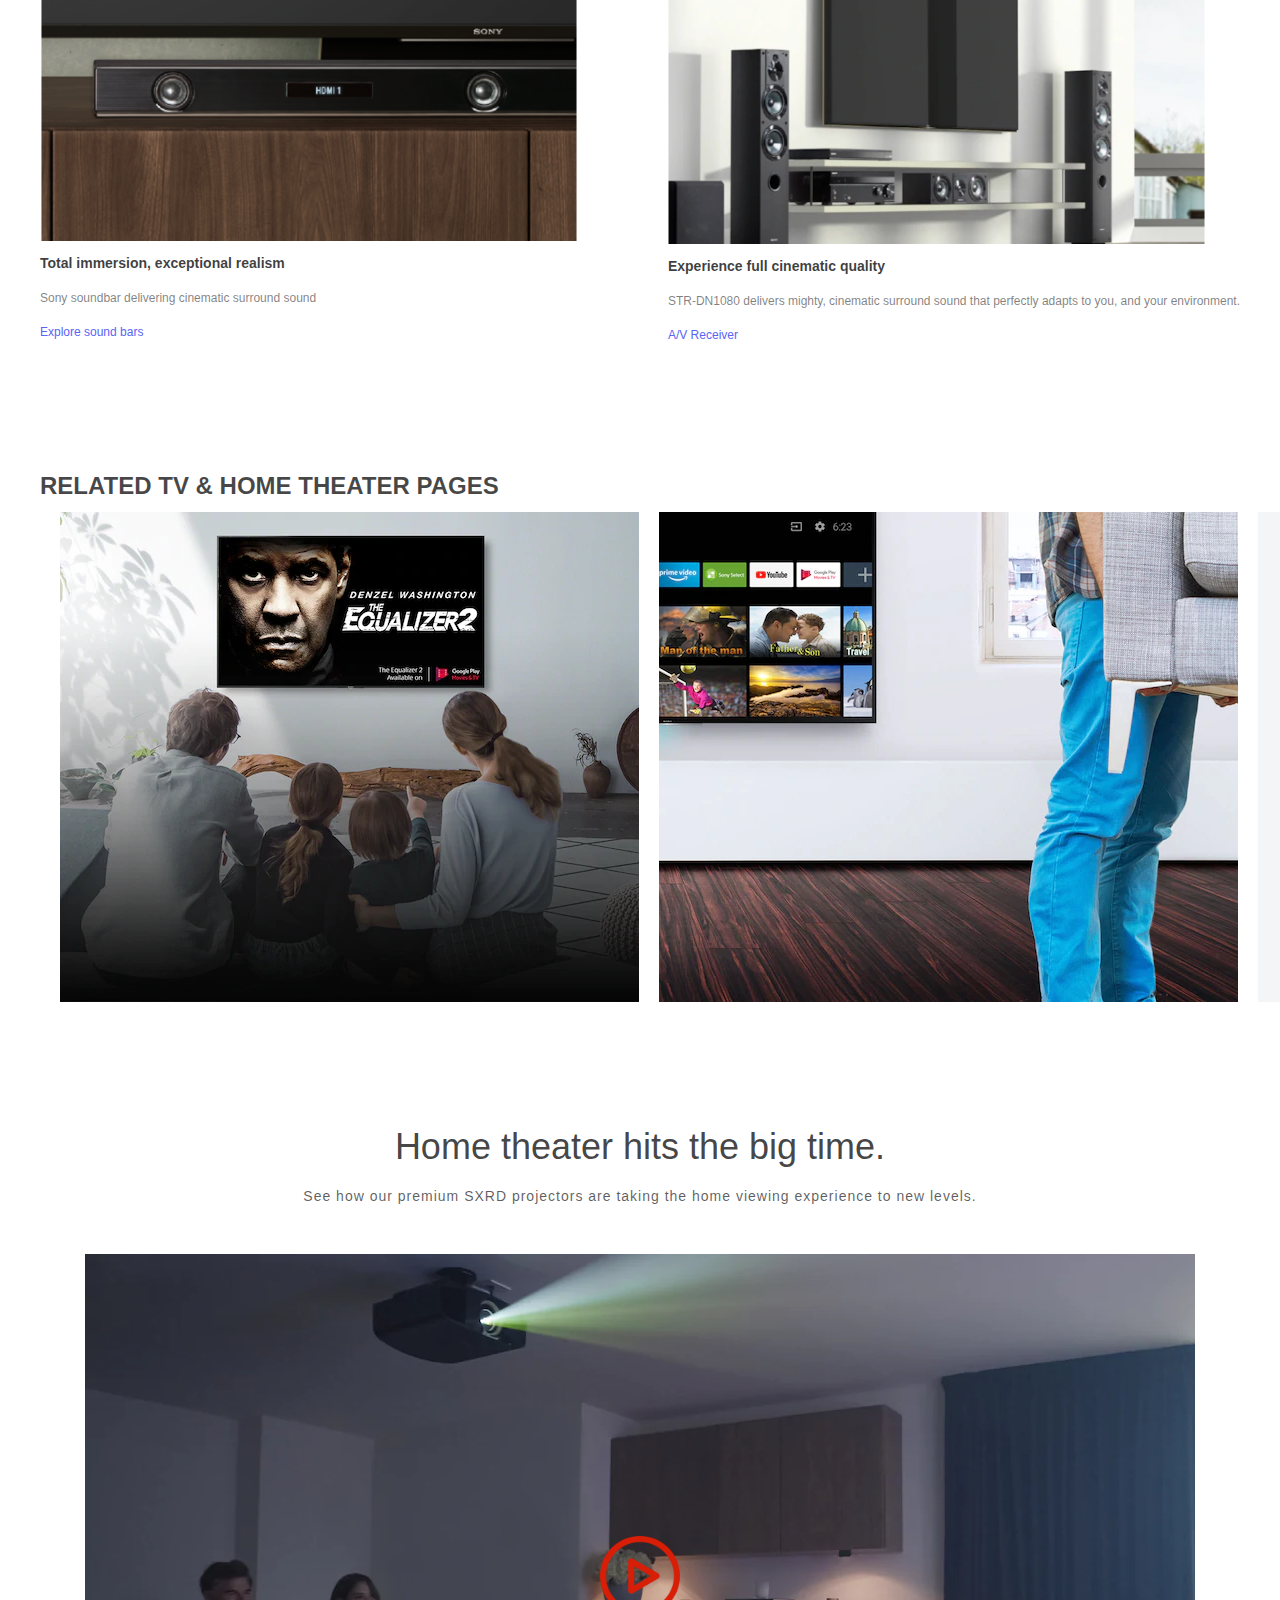
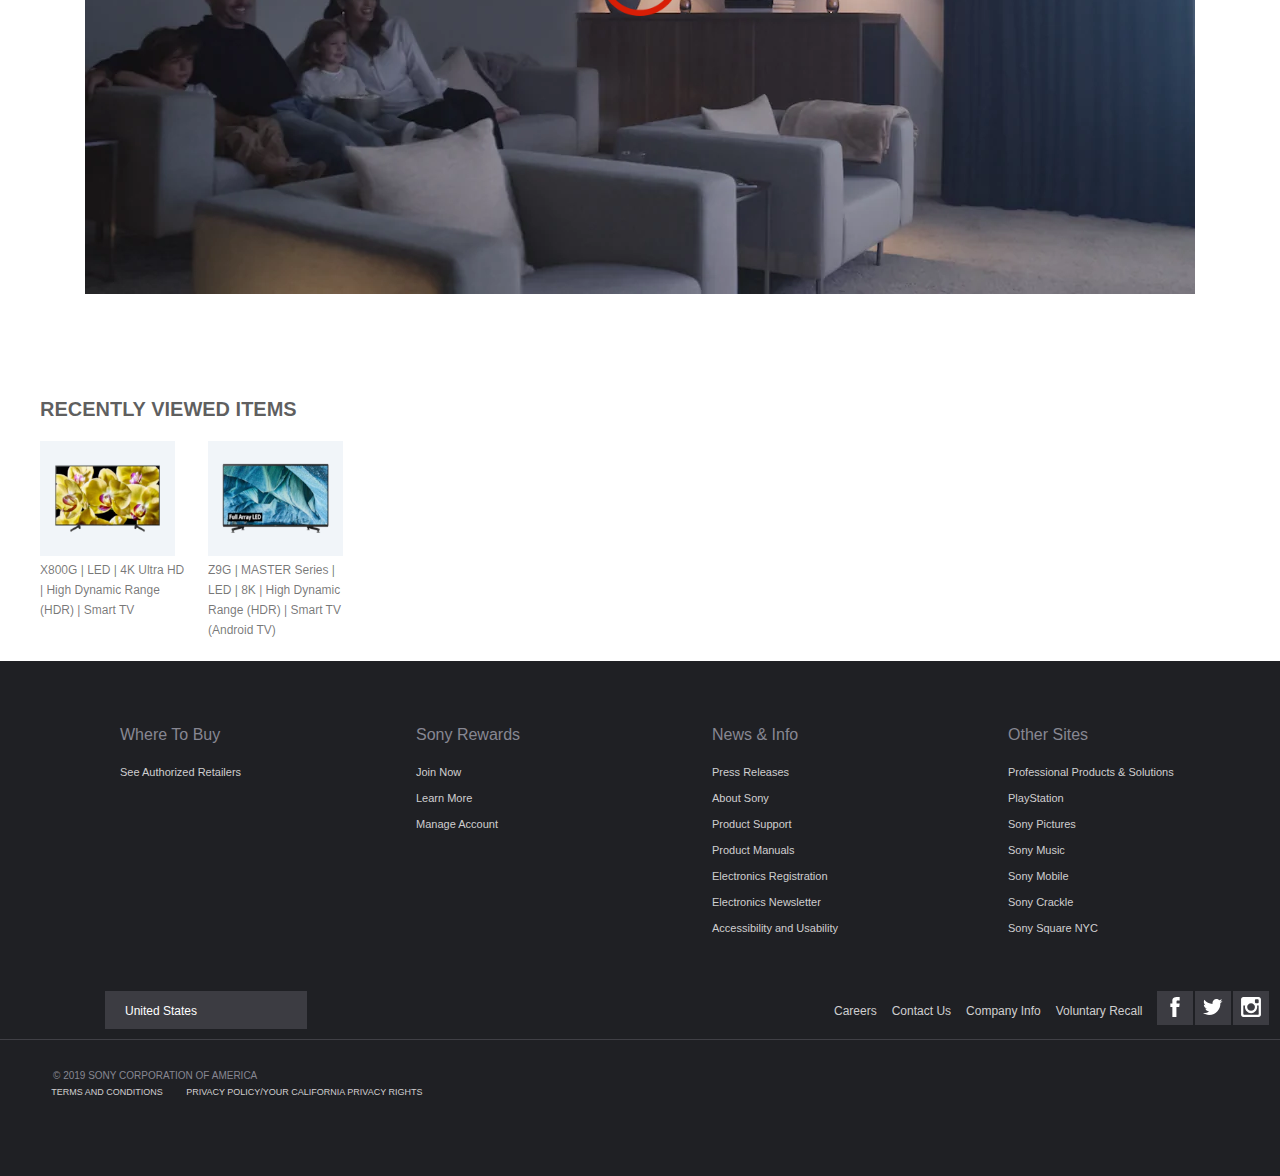
<file: nav/Televisions & Home Theater/index.html>
<!DOCTYPE html>
<html lang="en">

<head>
    <meta charset="UTF-8">
    <meta name="viewport" content="width=device-width, initial-scale=1.0">
    <meta http-equiv="X-UA-Compatible" content="ie=edge">
    <title>Document</title>
    <script src="./js/comon/vue.js"></script>
    <script src="./js/comon/"></script>
    <script src="./component/Nav.js"></script>
    <script src="./component/Footer.js"></script>
    <link rel="stylesheet" href="./css/index.css">
    <script src="./js/comon/jquery.min.js"></script>

</head>

<body>
    <div id="app">
        <mynav class="header"></mynav>
    <div class="section">
        <section>
            <div class="title">
                <p>Televisions & Home Theater</p>
            </div>

            <div class="content">
                <ul class="content_box">
                    <li>
                        <div class="content_box_top">
                            <img src="./myimg/section/1.webp" alt="">
                            <p>Televisions</p>
                            <img src="./myimg/common/下.png" alt="" class="icon">
                        </div>
                    </li>
                    <li>
                        <div class="content_box_top">
                            <img src="./myimg/section/2.webp" alt="">
                            <p>Home Theater & Sound Bars</p>
                            <img src="./myimg/common/下.png" alt="" class="icon">
                        </div>

                    </li>
                    <li>
                        <div class="content_box_top">
                            <img src="./myimg/section/3.webp" alt="">
                            <p>Projectors</p>
                            <img src="./myimg/common/下.png" alt="" class="icon">
                        </div>
                    </li>
                    <li>
                        <div class="content_box_top">
                            <img src="./myimg/section/4.webp" alt="">
                            <p>Blu-ray & DVD Players</p>
                            <img src="./myimg/common/下.png" alt="" class="icon">
                        </div>
                    </li>
                    <li>
                        <div class="content_box_top">
                            <img src="./myimg/section/5.webp" alt="">
                            <p>Accessories</p>
                            <img src="./myimg/common/下.png" alt="" class="icon">
                        </div>
                    </li>
                </ul>
            </div>
        </section>
    </div>
    <div id="flex_box">
        <div class="wrap">
            <div class="flex_box_header">
                <div class="left">
                    <p class="title">Televisions</p>
                    <p class="describe">Feel the beauty of everything you watch with our OLED, 4K HDR, and HDR TVs.</p>
                </div>
                <div class="right">
                    <div class="link">
                        <img src="./myimg/common/link.png" alt="">
                        <span>Accessories</span>
                    </div>
                    <div class="btn">
                        <img src="./myimg/common/九宫格.png" alt="">
                        <span>All Products</span>
                    </div>
                </div>
            </div>
            <div class="ul_wrap">
                <ul>
                    <li>    
                        <img src="./myimg/section/bottom/1.png" alt="">
                        <p class="name">8K TVs</p>
                        <p class="px">1 PRODUCT</p>
                        <p class="content">Intense images and high brightness for a stunning viewing experience with 8K TVs.</p>
                        <p class="price">Starting at<span>$12,999.99</span></p>
                    </li>
                     <li>
                         <img src="./myimg/section/bottom/2.webp" alt="">
                         <p class="name">8K TVs</p>
                         <p class="px">1 PRODUCT</p>
                         <p class="content">Intense images and high brightness for a stunning viewing experience with 8K
                             TVs.</p>
                         <p class="price">Starting at<span>$12,999.99</span></p>
                     </li>
                      <li>
                          <img src="./myimg/section/bottom/3.png" alt="">
                          <p class="name">8K TVs</p>
                          <p class="px">1 PRODUCT</p>
                          <p class="content">Intense images and high brightness for a stunning viewing experience with
                              8K TVs.</p>
                          <p class="price">Starting at<span>$12,999.99</span></p>
                      </li>
                       <li>
                           <img src="./myimg/section/bottom/4.png" alt="">
                           <p class="name">8K TVs</p>
                           <p class="px">1 PRODUCT</p>
                           <p class="content">Intense images and high brightness for a stunning viewing experience with
                               8K TVs.</p>
                           <p class="price">Starting at<span>$12,999.99</span></p>
                       </li>
                        <li>
                            <img src="./myimg/section/bottom/5.png" alt="">
                            <p class="name">8K TVs</p>
                            <p class="px">1 PRODUCT</p>
                            <p class="content">Intense images and high brightness for a stunning viewing experience with
                                8K TVs.</p>
                            <p class="price">Starting at<span>$12,999.99</span></p>
                        </li>
                         <li>
                             <img src="./myimg/section/bottom/6.png" alt="">
                             <p class="name">8K TVs</p>
                             <p class="px">1 PRODUCT</p>
                             <p class="content">Intense images and high brightness for a stunning viewing experience
                                 with 8K TVs.</p>
                             <p class="price">Starting at <span>$12,999.99</span> </p>
                         </li>
                         <li></li>
                         <li></li>
                </ul>
                <ul>
                    <li>
                        <img src="./myimg/section/bottom/7.webp" alt="">
                        <p class="name">8K TVs</p>
                        <p class="px">1 PRODUCT</p>
                        <p class="content">Intense images and high brightness for a stunning viewing experience with 8K
                            TVs.</p>
                        <p class="price">Starting at<span>$12,999.99</span></p>
                    </li>
                    <li>
                        <img src="./myimg/section/bottom/8.png" alt="">
                        <p class="name">8K TVs</p>
                        <p class="px">1 PRODUCT</p>
                        <p class="content">Intense images and high brightness for a stunning viewing experience with 8K
                            TVs.</p>
                        <p class="price">Starting at<span>$12,999.99</span></p>
                    </li>
                    <li>
                        <img src="./myimg/section/bottom/9.png" alt="">
                        <p class="name">8K TVs</p>
                        <p class="px">1 PRODUCT</p>
                        <p class="content">Intense images and high brightness for a stunning viewing experience with 8K
                            TVs.</p>
                        <p class="price">Starting at<span>$12,999.99</span></p>
                    </li>
                    <li></li>
                </ul>
                <ul>
                    <li>
                        <img src="./myimg/section/bottom/10.png" alt="">
                        <p class="name">8K TVs</p>
                        <p class="px">1 PRODUCT</p>
                        <p class="content">Intense images and high brightness for a stunning viewing experience with 8K
                            TVs.</p>
                        <p class="price">Starting at<span>$12,999.99</span></p>
                    </li>
                    <li>
                        <img src="./myimg/section/bottom/9.png" alt="">
                        <p class="name">8K TVs</p>
                        <p class="px">1 PRODUCT</p>
                        <p class="content">Intense images and high brightness for a stunning viewing experience with 8K
                            TVs.</p>
                        <p class="price">Starting at<span>$12,999.99</span></p>
                    </li>
                    <li>
                        <img src="./myimg/section/bottom/10.png" alt="">
                        <p class="name">8K TVs</p>
                        <p class="px">1 PRODUCT</p>
                        <p class="content">Intense images and high brightness for a stunning viewing experience with 8K
                            TVs.</p>
                        <p class="price">Starting at<span>$12,999.99</span></p>
                    </li>
                    <li></li>
                </ul>
                <ul>
                     <li>
                         <img src="./myimg/section/bottom/11.webp" alt="">
                         <p class="name">8K TVs</p>
                         <p class="px">1 PRODUCT</p>
                         <p class="content">Intense images and high brightness for a stunning viewing experience with 8K
                             TVs.</p>
                         <p class="price">Starting at<span>$12,999.99</span></p>
                     </li>
                     <li>
                         <img src="./myimg/section/bottom/12.webp" alt="">
                         <p class="name">8K TVs</p>
                         <p class="px">1 PRODUCT</p>
                         <p class="content">Intense images and high brightness for a stunning viewing experience with 8K
                             TVs.</p>
                         <p class="price">Starting at<span>$12,999.99</span></p>
                     </li>
                     <li>
                         <img src="./myimg/section/bottom/13.png" alt="">
                         <p class="name">8K TVs</p>
                         <p class="px">1 PRODUCT</p>
                         <p class="content">Intense images and high brightness for a stunning viewing experience with 8K
                             TVs.</p>
                         <p class="price">Starting at<span>$12,999.99</span></p>
                     </li>
                     <li></li>
                </ul>
                <ul>
                    <li>
                        <img src="./myimg/section/bottom/14.webp" alt="">
                        <p class="name">8K TVs</p>
                        <p class="px">1 PRODUCT</p>
                        <p class="content">Intense images and high brightness for a stunning viewing experience with 8K
                            TVs.</p>
                        <p class="price">Starting at<span>$12,999.99</span></p>
                    </li>
                    <li>
                        <img src="./myimg/section/bottom/15.webp" alt="">
                        <p class="name">8K TVs</p>
                        <p class="px">1 PRODUCT</p>
                        <p class="content">Intense images and high brightness for a stunning viewing experience with 8K
                            TVs.</p>
                        <p class="price">Starting at<span>$12,999.99</span></p>
                    </li>
                    <li></li>
                </ul>
            </div>
        </div>
    </div>
    <div id="banner">
        <div class="f1">
            <img src="./myimg/banner/1.webp" alt="">
            <div class="wrap">
                <p>Be immersed in sound and vision</p>
                <button>See our new campaign</button>
            </div>
        </div>
        
        <div class="f2">
            <img src="./myimg/banner/2.webp" alt="">
            <div class="wrap">
                <p>BIG SCREEN BRAVIA
                    Think big.
                    Size matters.</p>
                <button>See our new campaign</button>
            </div>
        </div>
    </div>

    <div id="f3">
        <div class="wrap">
            <h2>HOT NEW PRODUCTS</h2>
            <div class="ul_wrap">
                <ul>
                    <li></li>
                    <li><img src="./myimg/f3/1.jpg" alt=""></li>
                    <li><img src="./myimg/f3/2.jpg" alt=""></li>
                    <li><img src="./myimg/f3/3.jpg" alt=""></li>
                    <li><img src="./myimg/f3/4.webp" alt=""></li>
                    <li><img src="./myimg/f3/5.jpg" alt=""></li>
                    <li><img src="./myimg/f3/6.jpg" alt=""></li>
                    <li><img src="./myimg/f3/7.webp" alt=""></li>
                    <li><img src="./myimg/f3/8.jpg" alt=""></li>
                    <li><img src="./myimg/f3/9.webp" alt=""></li>
                    <li><img src="./myimg/f3/10.webp" alt=""></li>
                    <li><img src="./myimg/f3/11.webp" alt=""></li>
                    <li><img src="./myimg/f3/12.jpg" alt=""></li>
                    <li><img src="./myimg/f3/13.webp" alt=""></li>
                    <li><img src="./myimg/f3/14.webp" alt=""></li>
                    <li><img src="./myimg/f3/15.webp" alt=""></li>
                    <li></li>
                </ul>
            </div>
            
            <div class="span_wrap">
                <span class="left"><img src="./myimg/common/２-89.png" alt=""></span>
                <span class="right"><img src="./myimg/common/２-19.png" alt=""></span>
            </div>
            <div class="banner_rudio">
                <span class="active"></span>
                <span></span>
                <span></span>
                <span></span>
                <span></span>
            </div>
        </div>
    </div>

    <div id="f4">
        <img src="./myimg/f4/1.webp" alt="">
        <div class="center_font">
            <p class="center_font_title">Reality mastered</p>
            <p class="center_font_centent">Designing televisions that faithfully convey the creator's intent is our
                passion. MASTER Series meets the
                strict criteria of our top engineers and makes beautiful images a reality. For the first time, creators
                can explore their imagination and see their vision reproduced in the home. </p>
            <button>See what makes it special</button>
        </div>
    </div>

    <div id="f5">
        <div class="wrap">
            <div>
                <p class="title">Pictures and sound in perfect harmony</p>
                <p class="content">Be in the moment with true-to-life pictures and acoustics to match. Beautifully detailed images
                    combine
                    with our Sound-from-Picture Reality™ for a captivating audio-visual performance.</p>
                <button>Discover Sound-from-Picture Reality</button>
            </div>
        </div>
    </div>

    <div id="f6">
        <div class="wrap">
            <ul>
                <li>
                    <img src="./myimg/f6/1.webp" alt="">
                </li>
                <li>
                    <img src="./myimg/f6/2.webp" alt="">
                </li>
            </ul>
            <div class="span_wrap">
                <span class="left"><img src="./myimg/common/２-89.png" alt=""></span>
                <span class="right"><img src="./myimg/common/２-19.png" alt=""></span>
            </div>
            <div class="banner_rudio">
                <span class="active"></span>
                <span></span>
            </div>
        </div>
    </div>

    <div id="f7_wrap">
         <div id="f7">
             <div class="wrap">
                 <img src="./myimg/f7/1.webp" alt="">
                 <div class="content_font">
                     <p class="title">Embrace the real world</p>
                     <p class="font">Our OLED TVs bring pictures and sound together in perfect harmony. See pure blacks
                         for incredible
                         contrast. Hear sound directly from the screen. This is as real as it gets.</p>
                     <button>Browse our OLED TVs</button>
                 </div>
             </div>
         </div>

         <div id="f7">
             <div class="wrap">
                 <img src="./myimg/f7/2.jpg" alt="">
                 <div class="content_font">
                     <p class="title">Feel the beauty of our 4K HDR TVs</p>
                     <p class="font">Our 4K HDR TVs pair the brilliance of 4K with the brightness, color and detail of
                         High
                         Dynamic Range. See how every scene comes to life with extraordinary realism.2

                         Discover our 4K HDR TVs</p>
                     <button>Discover our 4K HDR TVs</button>
                 </div>
                 <div class="k4">
                     <img src="./myimg/f7/3.png" alt="">
                 </div>
             </div>
         </div>

         <div id="f7">
             <div class="wrap_two">
                 <img src="./myimg/f7/4.webp" alt="">
                 <div class="content_font two">
                     <p class="title">Get the best from your TV</p>
                     <p class="ll">Our handy how-to videos and tutorials are here to help</p>
                     <p class="font">From advice on wall-mounting your TV to tips on adjusting picture settings or
                         parental
                         controls, find out everything you need to know, quickly and easily, with our collection of
                         how-to
                         videos.
                     </p>

                     <button>Explore the videos</button>
                 </div>
             </div>
         </div>

         <div id="f7">
             <div class="wrap_two">
                 <img src="./myimg/f7/5.jpg" alt="">
                 <div class="content_font two">
                     <p class="title">Home automation controlled from your TV</p>
                     <!-- <p class="ll">Our handy how-to videos and tutorials are here to help</p> -->
                     <p class="font">Beyond streaming content, Sony's Android TV platform allows Home Automation control
                         directly from the TV, via the Logitech Harmony Hub.3

                     </p>

                     <button>Take control of your home with Android TV</button>
                 </div>
             </div>
         </div>

         <div id="f7">
             <div class="wrap_two three">
                 <img src="./myimg/f7/6.webp" alt="">
                 <div class="content_font two">
                     <p class="title">A new dimension of sound</p>
                     <!-- <p class="ll">Our handy how-to videos and tutorials are here to help</p> -->
                     <p class="font">Discover a new level of immersive, cinematic audio at home. With Dolby Atmos®,
                         you'll
                         enjoy three-dimensional surround sound that takes your breath away.
                     </p>

                     <button>See the HT-ST5000</button>
                 </div>
             </div>
         </div>
    </div>
    
    <div id="f8">
        <div class="wrap">
            <div class="box">
                <div>
                    <img src="./myimg/f7/7.jpg" alt="">
                    <p class="name">Cinematic 4K projectors</p>
                    <p class="content">Your living room becomes a comfortable, convenient cinema; enjoy amazing movies with intense
                        realism.</p>
                    <p class="link">Explore 4K projectors</p>
                </div>
                <div>
                    <img src="./myimg/f7/8.jpg" alt="">
                    <p class="name">Your favorite movies, uncompromised</p>
                    <p class="content">Enhance your 4K viewing with the vibrant color and detailed playback of Sony’s
                        Blu-ray players.
                    </p>
                    <p class="link">Explore Blu-ray players</p>
                </div>
            </div>
        </div>
    </div>

    <div id="f9">
        <div class="wrap">
            <div class="f9-top">
                <p class="title">Cinema-quality sound that suits you</p>
                <p class="content">Whether you watch in a compact downtown flat or spacious suburban living room, we have options to
                    complete your perfect home theater setup.</p>
                <p class="link">Explore all home theater</p>
            </div>
            <div class="f9-bottom">
                <div class="bottom_left">
                    <img src="./myimg/f7/9.png" alt="">
                     <p class="title">Total immersion, exceptional realism</p>
                     <p class="content">Sony soundbar delivering cinematic surround sound
</p>
                     <p class="link">Explore sound bars</p>
                </div>
                <div class="bottom_right">
                    <img src="./myimg/f7/10.webp" alt="">
                     <p class="title">Experience full cinematic quality</p>
                     <p class="content">STR-DN1080 delivers mighty, cinematic surround sound that perfectly adapts to
                         you, and your environment.</p>
                     <p class="link">A/V Receiver</p>
                </div>
            </div>
        </div>
    </div>

    <div id="f10">
        
        <div class="wrap">
            <p class="title">RELATED TV & HOME THEATER PAGES</p>
            <ul>
                <li>
                    <img src="./myimg/f10/1.webp" alt="">
                </li>
                <li>
                    <img src="./myimg/f10/2.webp" alt="">
                </li>
                <li>
                    <img src="./myimg/f10/3.webp" alt="">
                </li>
            </ul>
            <div class="wrap_span">
                <span class="wrap_span_prev">
                    <img src="./myimg/common/２-19.png" alt="">
                </span>
                <span class="wrap_span_next">
                    <img src="./myimg/common/２-89.png" alt="">
                </span>
            </div>
        </div>
    </div>

    <div id="f11">
        <div class="wrap">
            <p class="title">Home theater hits the big time.</p>
            <p class="describe">See how our premium SXRD projectors are taking the home viewing experience to new levels.</p>
            <div class="img_wrap">
                <img src="./myimg/f11/1.webp" alt="">
                <img src="./myimg/f11/播放.png" alt="" class="play">
            </div>
           
        </div>
    </div>
    <div id="f12">
        <div class="wrap">
            <p class="title">RECENTLY VIEWED ITEMS</p>
            <ul>
                <li>
                    <img src="./myimg/f12/1.webp" alt="">
                    <p>X800G | LED | 4K Ultra HD | High Dynamic Range (HDR) | Smart TV</p>
                </li>
                <li>
                    <img src="./myimg/f12/2.webp" alt="">
                    <p>Z9G | MASTER Series | LED | 8K | High Dynamic Range (HDR) | Smart TV (Android TV)
</p>
                </li>
            </ul>
        </div>
    </div>
    <myfooter></myfooter>
    </div>
    <style>
        #f12{
            width: 100%;
        }
        #f12 .title{
            font-size: 20px;
            font-weight: bold;
            color: rgba(0, 0, 0, 0.63);
        }
        #f12 ul{
            padding: 20px 0;
            display: flex;
        }
        #f12 ul li img{
            padding: 0 10px;
            width: 115px;
            background: #f1f5f9;
        }
        #f12 ul li{
            width: 148px;
            height: 200px;
            margin-right:20px;
        }
        #f12 ul li p{
            font-size: 12px;
            color: rgba(0, 0, 0, 0.541);
            line-height: 20px;
        }
         #f12 .wrap{
            width: 1200px;
            margin: 0 auto;
         }
    </style>

    <script src="./js/content/index.js"></script>
    <script src="./js/comon/ZG.js"></script>
</body>

</html>
</file>
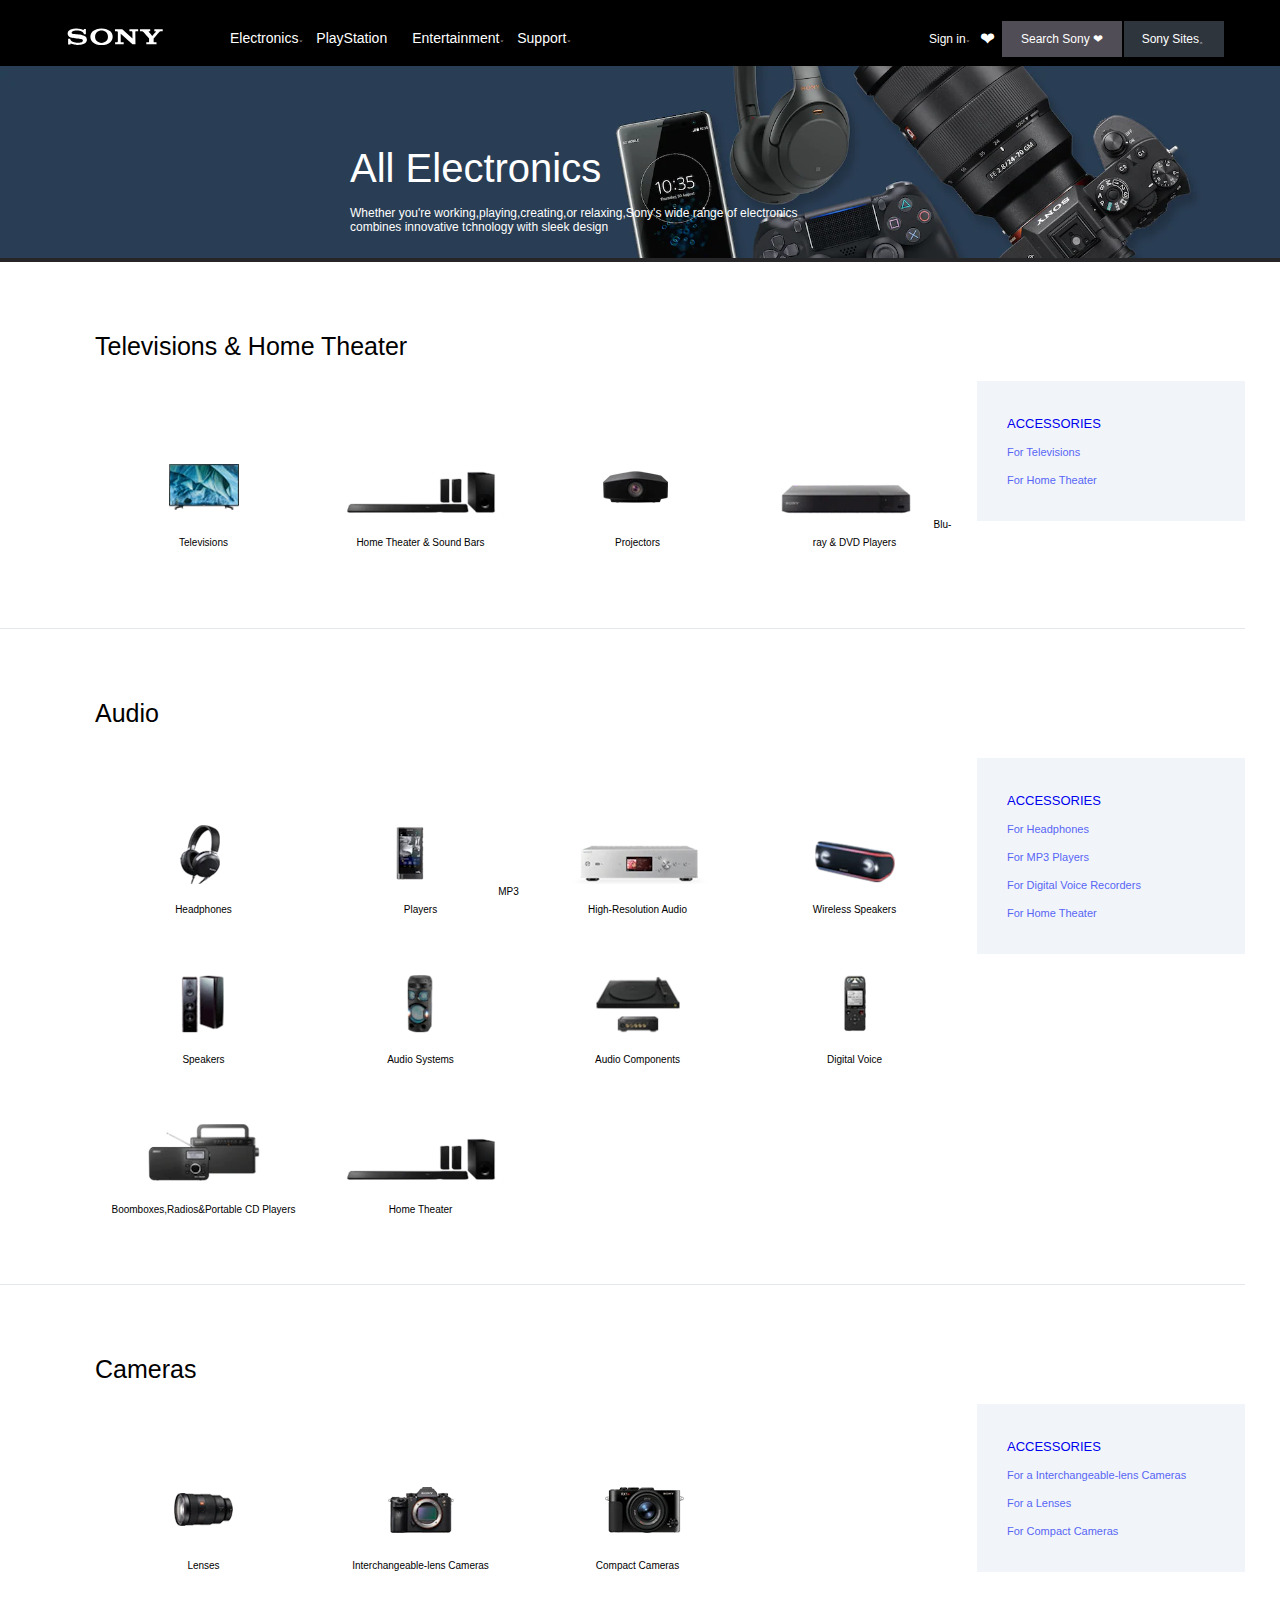
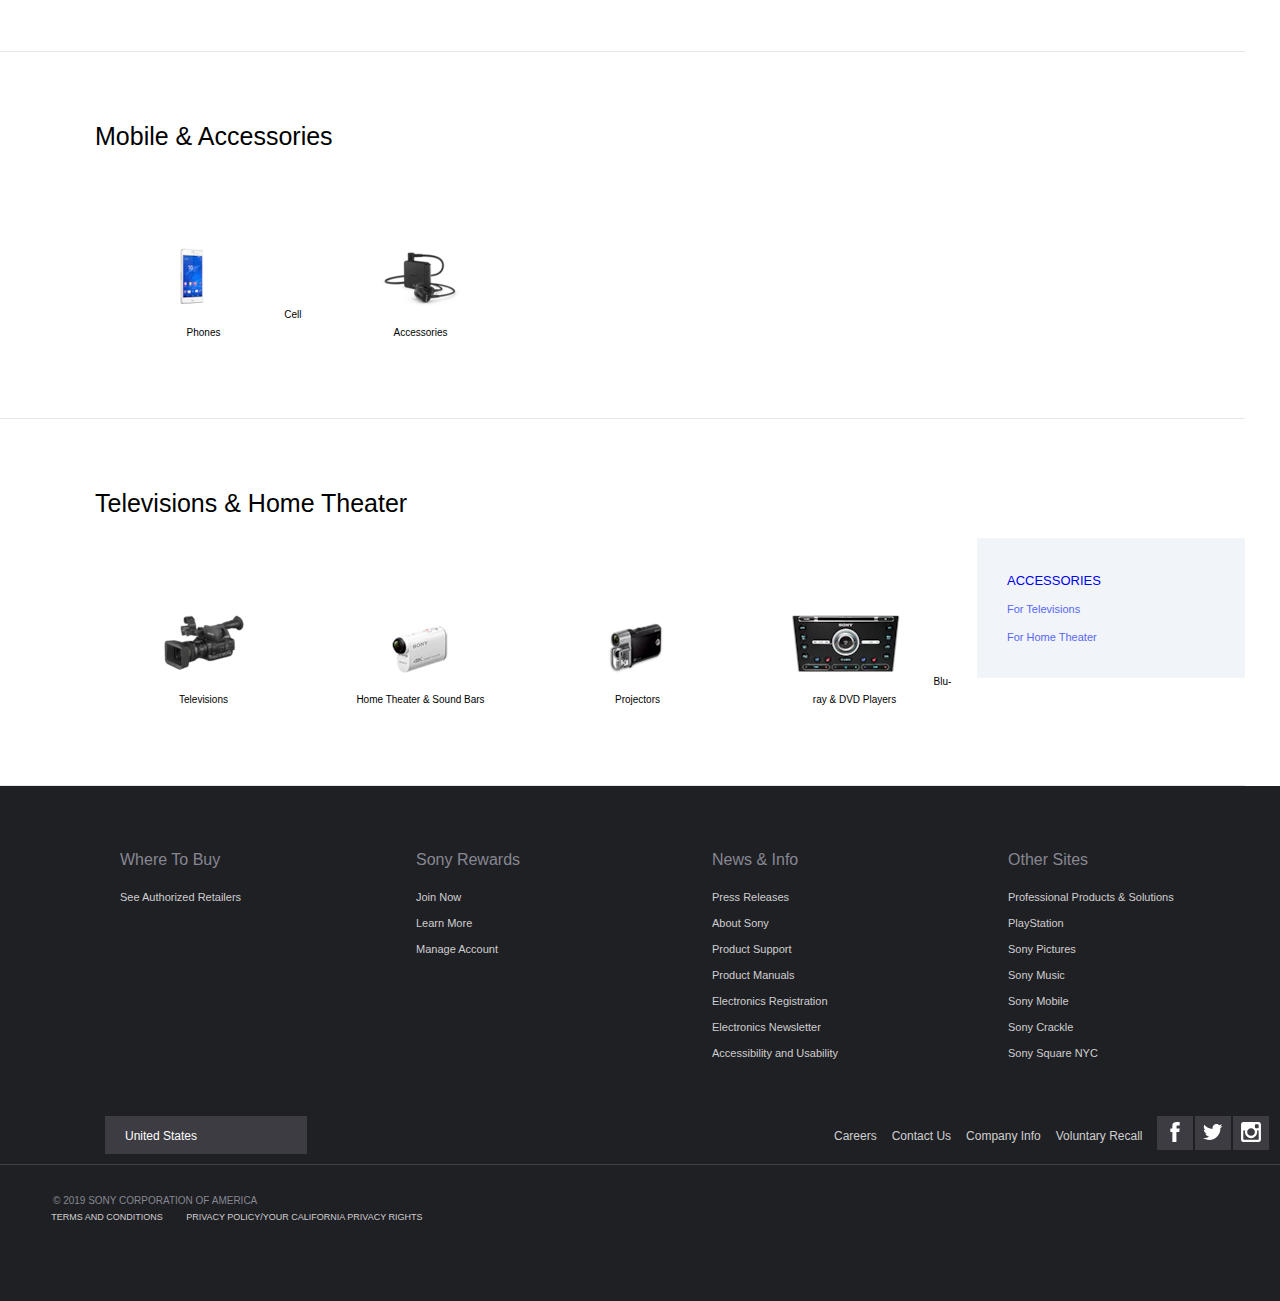
<file: All/ALL.html>
<!DOCTYPE html>
<html lang="en">

<head>
    <meta charset="UTF-8">
    <meta name="viewport" content="width=device-width, initial-scale=1.0">
    <meta http-equiv="X-UA-Compatible" content="ie=edge">
    <link rel="stylesheet" href="style.css">
    <link rel="stylesheet" href="./font/iconfont.css">
    <link rel="stylesheet" href="all.css">
    <title>Sony</title>
</head>

<body>
    <!-- top -->
    <div class="nav">
        <div class="top">
            <div class="top-nav">
                <ul class="top-nav-left">
                    <a style="" href="../index.html">
                        <li style="margin: 20px;line-height:0px;">
                            <svg xmlns="http://www.w3.org/2000/svg" viewBox="0 0 526 114" xml:space="preserve" tabindex="-1" xmlns:xlink="http://www.w3.org/1999/xlink" focusable="false" class="brand-logo-svg" version="1.1">
                            <g transform="translate(13.000000, 12.000000)" tabindex="-1" focusable="false" fill="#FFFFFF">
                                <path d="M179.106,88.578 C160.994,88.578 144.183,83.144 132.96,73.074 C124.479,65.464 120.405,55.124 120.405,44.486 C120.405,33.973 124.655,23.565 132.96,15.996 C143.377,6.498 161.782,0.549 179.106,0.549 C198.278,0.549 213.624,5.378 225.355,16.021 C233.702,23.597 237.739,33.959 237.739,44.486 C237.739,54.691 233.454,65.558 225.355,73.074 C214.433,83.21 197.268,88.578 179.106,88.578 L179.106,76.966 C188.722,76.966 197.638,73.646 203.864,67.453 C210.051,61.298 212.933,53.73 212.933,44.486 C212.933,35.625 209.823,27.346 203.864,21.473 C197.719,15.418 188.591,12.013 179.106,12.013 C169.595,12.013 160.456,15.385 154.309,21.473 C148.383,27.342 145.267,35.65 145.267,44.486 C145.267,53.292 148.415,61.589 154.309,67.453 C160.46,73.574 169.566,76.966 179.106,76.966 L179.106,88.578">
                                </path>
                                <path d="M46.724,0.591 C37.036,0.591 26.026,2.404 16.677,6.58 C8.046,10.433 0.979,16.66 0.979,26.986 C0.974,36.285 6.885,41.73 6.724,41.582 C9.239,43.896 13.286,47.837 23.866,50.154 C28.596,51.187 38.706,52.773 48.776,53.829 C58.767,54.882 68.605,55.882 72.608,56.898 C75.791,57.708 81.142,58.812 81.142,64.808 C81.142,70.783 75.509,72.607 74.529,72.999 C73.55,73.39 66.792,76.488 54.647,76.488 C45.679,76.488 34.899,73.79 30.968,72.386 C26.44,70.773 21.687,68.64 17.255,63.228 C16.152,61.882 14.414,58.193 14.414,54.537 L3.419,54.537 L3.419,85.341 L15.64,85.341 C15.64,85.341 15.64,81.962 15.64,81.177 C15.64,80.704 16.23,78.753 18.282,79.683 C20.835,80.843 28.326,83.826 36.159,85.462 C42.582,86.802 46.724,87.765 54.708,87.765 C67.735,87.765 74.735,85.646 79.573,84.263 C84.132,82.96 89.762,80.615 94.34,76.966 C96.815,74.994 102.249,69.935 102.249,60.755 C102.249,51.947 97.522,46.478 95.858,44.814 C93.593,42.548 90.823,40.787 87.938,39.433 C85.427,38.252 81.46,36.832 78.216,36.037 C71.917,34.49 57.677,32.584 50.864,31.872 C43.725,31.125 31.335,30.098 26.388,28.566 C24.887,28.101 21.833,26.644 21.833,23.097 C21.833,20.571 23.229,18.43 25.993,16.699 C30.38,13.952 39.241,12.24 48.481,12.24 C59.401,12.202 68.651,14.7 74.535,17.328 C76.538,18.221 78.876,19.507 80.737,21.025 C82.833,22.736 85.784,26.289 86.846,31.248 L96.716,31.248 L96.716,4.435 L85.696,4.435 L85.696,7.549 C85.696,8.558 84.658,9.865 82.695,8.782 C77.762,6.198 63.816,0.615 46.724,0.591">
                                </path>
                                <path d="M288.223,5.464 L341.98,53.976 L341.43,21.314 C341.373,17.03 340.584,15.242 335.953,15.242 C329.762,15.242 325.844,15.242 325.844,15.242 L325.844,5.472 L371.811,5.472 L371.811,15.242 C371.811,15.242 368.141,15.242 361.947,15.242 C357.225,15.242 356.928,16.755 356.867,21.314 L357.701,83.728 L341.959,83.728 L280.047,28.467 L280.057,67.683 C280.113,71.949 280.311,73.954 284.703,73.954 C290.889,73.954 295.744,73.954 295.744,73.954 L295.744,83.724 L250.602,83.724 L250.602,73.954 C250.602,73.954 254.967,73.954 261.154,73.954 C265.096,73.954 264.939,70.197 264.939,67.462 L264.939,21.684 C264.939,18.73 264.523,15.248 258.336,15.248 L249.775,15.248 L249.775,5.464 L288.223,5.464">
                                </path>
                                <path d="M424.332,73.937 C424.762,73.937 426.68,73.88 427.051,73.767 C428.113,73.437 428.834,72.679 429.168,71.89 C429.309,71.56 429.379,70.091 429.379,69.777 C429.379,69.777 429.385,54.849 429.385,54.333 C429.385,53.962 429.357,53.8 428.729,52.976 C428.035,52.07 400.572,20.947 399.314,19.578 C397.754,17.874 395.014,15.244 390.846,15.244 C387.533,15.244 381.297,15.244 381.297,15.244 L381.297,5.468 L435.197,5.468 L435.197,15.23 C435.197,15.23 429.953,15.23 428.699,15.23 C427.199,15.23 426.201,16.656 427.482,18.24 C427.482,18.24 445.619,39.934 445.791,40.164 C445.961,40.392 446.105,40.449 446.334,40.235 C446.561,40.02 464.924,18.441 465.068,18.269 C465.941,17.224 465.354,15.244 463.469,15.244 C462.211,15.244 456.799,15.244 456.799,15.244 L456.799,5.468 L500.979,5.468 L500.979,15.244 C500.979,15.244 494.422,15.244 491.109,15.244 C487.527,15.244 486.07,15.904 483.377,18.951 C482.145,20.344 454.389,52.027 453.633,52.886 C453.236,53.335 453.273,53.962 453.273,54.333 C453.273,54.929 453.273,68.341 453.273,69.771 C453.273,70.083 453.344,71.552 453.484,71.882 C453.816,72.675 454.539,73.431 455.602,73.759 C455.973,73.874 457.865,73.931 458.295,73.931 C460.234,73.931 468.391,73.931 468.391,73.931 L468.391,83.704 L414.766,83.704 L414.766,73.931 L424.332,73.937">
                                </path>
                            </g>
                        </svg>
                        </li>
                    </a>

                    <li style="margin-left: 45px;" class="E1">Electronics
                        <span class="iconfont down">&#xe65a;</span>
                        <span class="nav-bot"></span>

                    </li>

                    <li><a href="../playStation/playStation.html" style="text-decoration: none; color: #fff;">PlayStation</a></li>
                    <li style="margin-left: 25px;" class="E2">Entertainment
                        <span class="iconfont down">&#xe65a;</span>
                        <span class="nav-bot"></span>
                        <!-- <div class="content CE2"></div>   -->
                    </li>

                    <li class="E3">Support
                        <span class="iconfont down">&#xe65a;</span>
                        <span class="nav-bot"></span>
                        <!-- <div class="content CE3"></div>   -->
                    </li>
                </ul>

                <ul class="top-nav-right">
                    <li class="SI">Sign in
                        <span class="iconfont down">&#xe65a;</span>
                    </li>
                    <li class="LO">❤</li>
                    <li class="SSony">Search Sony ❤</li>
                    <li class="SonyS">Sony Sites
                        <span class="iconfont down">&#xe65a;</span>
                    </li>
                </ul>

            </div>
        </div>

        <!-- top content -->
        <div class="content CE1">
            <div class="content_box">
                <ul>
                    <li class="CE1_title"><a href="../nav/Televisions & Home Theater/index.html">Televisions & Home Theater ›</a></li>
                    <li><a href="../nav/Televisions/index.html">» <span>Televisions</span></a></li>
                    <li><a href="../nav/Home Theater & Sound Bars/index.html">» <span>Home Theater & Sound Bars</span></a></li>
                    <li><a href="../nav/Projectors/index.html">» <span>Projectors</span></a></li>
                    <li><a href="../nav/Blu-ray & DVD Players/index.html">» <span>Blu-ray & DVD Players</span></a></li>
                    <li class="CD1_bot"><a href="../All/ALL.html">Vlew All</a></li>
                </ul>
                <ul>
                    <li class="CE1_title"><a href="../nav/Televisions & Home Theater/index.html">Audio ›</a></li>
                    <li><a href="../nav/Televisions/index.html">» <span>Headphones</span></a></li>
                    <li><a href="../nav/Home Theater & Sound Bars/index.html">» <span>MP3 Players</span></a></li>
                    <li><a href="../nav/Projectors/index.html">» <span>High-Resolution Audio</span></a></li>
                    <li><a href="../nav/Blu-ray & DVD Players/index.html">» <span>Wireless Speakers</span></a></li>
                    <li class="CD1_bot"><a href="../All/ALL.html">Vlew All</a></li>
                </ul>
                <ul>
                    <li class="CE1_title"><a href="../nav/Televisions & Home Theater/index.html">Cameras ›</a></li>
                    <li><a href="../nav/Televisions/index.html">» <span>Interchangeable-lens Cameras</span></a></li>
                    <li><a href="../nav/Home Theater & Sound Bars/index.html">» <span>Lenses</span></a></li>
                    <li><a href="../nav/Projectors/index.html">» <span>Compact Cameras</span></a></li>
                    <li>&nbsp;</li>
                    <li class="CD1_bot"><a href="../All/ALL.html">Vlew All</a></li>
                </ul>
                <ul style="border:0">
                    <li class="CE1_title"><a href="../nav/Televisions & Home Theater/index.html">Mobile & Accessories</a></li>
                    <li><a href="../nav/Televisions/index.html">» <span>Cell Phones</span></a></li>
                    <li><a href="../nav/Home Theater & Sound Bars/index.html">» <span>Accessories</span></a></li>
                    <li>&nbsp;</li>
                    <li>&nbsp;</li>
                    <li class="CD1_bot"><a href="../All/ALL.html">Vlew All</a></li>
                </ul>
                <ul>
                    <li class="CE1_title"><a href="../nav/Televisions & Home Theater/index.html">Video Cameras ›</a></li>
                    <li><a href="../nav/Televisions/index.html">» <span>Camcorders</span></a></li>
                    <li><a href="../nav/Home Theater & Sound Bars/index.html">» <span>Action Cameras</span></a></li>
                    <li><a href="../nav/Projectors/index.html">» <span>Professional Camcorders</span></a></li>
                    <li>&nbsp;</li>
                    <li class="CD1_bot"><a href="../All/ALL.html">Vlew All</a></li>
                </ul>
                <ul>
                    <li class="CE1_title"><a href="../nav/Televisions & Home Theater/index.html">Car & Marine ›</a></li>
                    <li><a href="../nav/Televisions/index.html">» <span>In-Car Receivers & Players</span></a></li>
                    <li><a href="../nav/Home Theater & Sound Bars/index.html">» <span>In-Car Speakers & Amplifiers</span></a></li>
                    <li><a href="../nav/Projectors/index.html">» <span>Marine Audio</span></a></li>
                    <li><a href="../nav/Blu-ray & DVD Players/index.html">» <span>Automotive OEM Audio</span></a></li>
                    <li class="CD1_bot"><a href="../All/ALL.html">Vlew All</a></li>
                </ul>
                <ul>
                    <li class="CE1_title"><a href="../nav/Televisions & Home Theater/index.html">Energy Storage & Cables ›</a></li>
                    <li><a href="../nav/Televisions/index.html">» <span>Batteries</span></a></li>
                    <li><a href="../nav/Home Theater & Sound Bars/index.html">» <span>Memory Cards Flash Drives & SSD/HDD</span></a></li>
                    <li><a href="../nav/Projectors/index.html">» <span>Cables</span></a></li>
                    <li>&nbsp;</li>
                    <li class="CD1_bot"><a href="../All/ALL.html">Vlew All</a></li>
                </ul>
                <ul style="border:0">
                    <li class="CE1_title"><a href="../nav/Televisions & Home Theater/index.html">New Categories ›</a></li>
                    <li><a href="../nav/Televisions/index.html">» <span>Companion Robots</span></a></li>
                    <li><a href="../nav/Home Theater & Sound Bars/index.html">» <span>Digital Paper</span></a></li>
                    <li><a href="../nav/Projectors/index.html">» <span>Future Experience Program</span></a></li>
                    <li><a href="../nav/Blu-ray & DVD Players/index.html">» <span>Engagement App Development</span></a></li>
                    <li class="CD1_bot"><a href="../All/ALL.html">Vlew All</a></li>
                </ul>

            </div>
            <div class="content_but">
                <div class="but-left"><a href="#">All Electronics</a></div>
                <div class="but-right"><a href="#">See Professional Products</a></div>
            </div>
            <div class="content_bottom">
                <div class="CB_box">
                    <div class="CB">
                        <a href="../optin/optin.html"><img src="image/1.PNG" alt="">
                            <ul class="CB_ul">
                                <li class="CB_title">Don't miss what's new.</li>
                                <li class="CB_text">Be among the first to get the latest Sony news in your inbox</li>
                                <li class="CB_SU">Sign up</li>
                            </ul>
                        </a>
                    </div>

                    <div class="CB">
                        <a href="../smarter home/smarter home.html"><img src="image/1.PNG" alt="">
                            <ul class="CB_ul">
                                <li class="CB_title">A smarter home for a smarter life</li>
                                <li class="CB_text">Sony's suite of voice assistant enabled and compatible products works together seamlessly to make life easier</li>
                            </ul>
                        </a>
                    </div>
                </div>
            </div>
        </div>
        <div class="content CE2">
            <div class="CE2_box">
                <ul class="CE2_img">
                    <a href="../Entertainment/games.html">
                        <li>

                            <img src="image/1.webp" alt="">
                            <span>Video Games</span>

                        </li>
                    </a>
                    <a href="../Entertainment/movies.html">
                        <li>
                            <img src="image/2.webp" alt="">
                            <span>Movies & TV Shows</span>
                        </li>
                    </a>
                    <a href="../Entertainment/music.html">
                        <li>
                            <img src="image/3.webp" alt="">
                            <span>Music</span>
                        </li>
                    </a>
                </ul>
                <div class="CE2_img2">
                    <a href="../Entertainment/apps.html" style="text-decoration: none;color:#000;"><img src="image/4.webp" alt="">
                        <div class="CE2_img2_text">

                            <p class="CE2_img2_title">Phone and Tablet Apps</p>


                            <p class="CE2_img2_content">The beat of what Sony has to offer on IOS or Android.<span>Download our apps</span></p>

                        </div>
                    </a>
                </div>
            </div>
        </div>
        <div class="content CE3">
            <ul class="CE3_img">
                <a href="../support/index.html">
                    <li>
                        <img src="image/3.png" alt="">
                        <span>Support</span>
                    </li>
                </a>
                <a href="../support/tuo2.html">
                    <li>
                        <img src="image/4.png" alt="">
                        <span>Register a Product</span>
                    </li>
                </a>
                <a href="../support/home.html">
                    <li>
                        <img src="image/5.png" alt="">
                        <span>Community</span>
                    </li>
                </a>
            </ul>
        </div>
    </div>

    <!-- all-nav -->
    <div class="all-nav">
        <div class="all-top">
            <img src="image/all/1.webp" alt="">
            <p class="at-title">All Electronics</p>
            <span class="at-text">Whether you're working,playing,creating,or relaxing,Sony's wide range of electronics
                combines innovative tchnology with sleek design</span>
        </div>

        <div class="all-box">
            <div class="all-cen">
                <div class="all-cen-width">
                    <!-- nav 1 -->
                    <div class="nav-x n1">
                        <div class="nav-x-title">Televisions & Home Theater</div>
                        <div class="nav-x-pic">
                            <ul>
                                <li>
                                    <a href="#"><img src="image/all/2.webp" alt="">Televisions</a>
                                </li>
                                <li>
                                    <a href="#"><img src="image/all/3.webp" alt="">Home Theater & Sound Bars</a>
                                </li>
                                <li>
                                    <a href="#"><img src="image/all/4.webp" alt="">Projectors</a>
                                </li>
                                <li>
                                    <a href="#"><img src="image/all/5.webp" alt="">Blu-ray & DVD Players</a>
                                </li>
                            </ul>
                        </div>
                        <div class="nav-x-text">
                            <ul>
                                <li class="n-x-t-title"><a href="#">ACCESSORIES</a></li>
                                <li class="n-x-t-text"><a href="#">For Televisions</a></li>
                                <li class="n-x-t-text"><a href="#">For Home Theater</a></li>
                            </ul>



                        </div>
                    </div>

                    <!-- nav 2 -->
                    <div class="nav-x n2">
                        <div class="nav-x-title">Audio</div>
                        <div class="nav-x-pic">
                            <ul>
                                <li>
                                    <a href="#"><img src="image/all/6.webp" alt="">Headphones</a>
                                </li>
                                <li>
                                    <a href="#"><img src="image/all/7.webp" alt="">MP3 Players</a>
                                </li>
                                <li>
                                    <a href="#"><img src="image/all/8.webp" alt="">High-Resolution Audio</a>
                                </li>
                                <li>
                                    <a href="#"><img src="image/all/9.webp" alt="">Wireless Speakers</a>
                                </li>
                                <li>
                                    <a href="#"><img src="image/all/10.webp" alt="">Speakers</a>
                                </li>
                                <li>
                                    <a href="#"><img src="image/all/11.webp" alt="">Audio Systems</a>
                                </li>
                                <li>
                                    <a href="#"><img src="image/all/12.webp" alt="">Audio Components</a>
                                </li>
                                <li>
                                    <a href="#"><img src="image/all/13.webp" alt="">Digital Voice</a>
                                </li>
                                <li>
                                    <a href="#"><img src="image/all/14.webp" alt="">Boomboxes,Radios&Portable CD Players</a>
                                </li>
                                <li>
                                    <a href="#"><img src="image/all/3.webp" alt="">Home Theater</a>
                                </li>
                            </ul>
                        </div>
                        <div class="nav-x-text" style="margin-top: -355px;">
                            <ul>
                                <li class="n-x-t-title"><a href="#">ACCESSORIES</a></li>
                                <li class="n-x-t-text"><a href="#">For Headphones</a></li>
                                <li class="n-x-t-text"><a href="#">For MP3 Players</a></li>
                                <li class="n-x-t-text"><a href="#">For Digital Voice Recorders</a></li>
                                <li class="n-x-t-text"><a href="#">For Home Theater</a></li>
                            </ul>



                        </div>
                    </div>


                    <!-- nav 3 -->
                    <div class="nav-x n3">
                        <div class="nav-x-title">Cameras</div>
                        <div class="nav-x-pic">
                            <ul>
                                <li>
                                    <a href="#"><img src="image/all/16.webp" alt="">Lenses</a>
                                </li>
                                <li>
                                    <a href="#"><img src="image/all/15.webp" alt="">Interchangeable-lens Cameras</a>
                                </li>
                                <li>
                                    <a href="#"><img src="image/all/17.webp" alt="">Compact Cameras</a>
                                </li>
                            </ul>
                        </div>
                        <div class="nav-x-text">
                            <ul>
                                <li class="n-x-t-title"><a href="#">ACCESSORIES</a></li>
                                <li class="n-x-t-text"><a href="#">For a Interchangeable-lens Cameras</a></li>
                                <li class="n-x-t-text"><a href="#">For a Lenses</a></li>
                                <li class="n-x-t-text"><a href="#">For Compact Cameras</a></li>
                            </ul>



                        </div>
                    </div>

                    <!-- nav 4 -->
                    <div class="nav-x n4">
                        <div class="nav-x-title">Mobile & Accessories</div>
                        <div class="nav-x-pic">
                            <ul>
                                <li>
                                    <a href="#"><img src="image/all/18.webp" alt="">&nbsp;Cell Phones</a>
                                </li>
                                <li>
                                    <a href="#"><img src="image/all/19.webp" alt="">Accessories</a>
                                </li>
                            </ul>
                        </div>

                    </div>

                    <!-- nav 5 -->
                    <div class="nav-x n5">
                        <div class="nav-x-title">Televisions & Home Theater</div>
                        <div class="nav-x-pic">
                            <ul>
                                <li>
                                    <a href="#"><img src="image/all/20.webp" alt="">Televisions</a>
                                </li>
                                <li>
                                    <a href="#"><img src="image/all/21.webp" alt="">Home Theater & Sound Bars</a>
                                </li>
                                <li>
                                    <a href="#"><img src="image/all/22.webp" alt="">Projectors</a>
                                </li>
                                <li>
                                    <a href="#"><img src="image/all/23.webp" alt="">Blu-ray & DVD Players</a>
                                </li>
                            </ul>
                        </div>
                        <div class="nav-x-text">
                            <ul>
                                <li class="n-x-t-title"><a href="#">ACCESSORIES</a></li>
                                <li class="n-x-t-text"><a href="#">For Televisions</a></li>
                                <li class="n-x-t-text"><a href="#">For Home Theater</a></li>
                            </ul>



                        </div>
                    </div>

                    <!-- nav 6 -->
                    <!-- <div class="nav-x">
                        <div class="nav-x-title">Televisions & Home Theater</div>
                        <div class="nav-x-pic">
                            <ul>
                                <li><a href="#"><img src="image/all/2.webp" alt="">Televisions</a></li>
                                <li><a href="#"><img src="image/all/3.webp" alt="">Home Theater & Sound Bars</a></li>
                                <li><a href="#"><img src="image/all/4.webp" alt="">Projectors</a></li>
                                <li><a href="#"><img src="image/all/5.webp" alt="">Blu-ray & DVD Players</a></li>
                            </ul>
                        </div>
                        <div class="nav-x-text">
                            <ul>
                                <li class="n-x-t-title"><a href="#">ACCESSORIES</a></li>
                                <li class="n-x-t-text"><a href="#">For Televisions</a></li>
                                <li class="n-x-t-text"><a href="#">For Home Theater</a></li>
                            </ul>



                        </div>
                    </div> -->

                    <!-- nav 7 -->
                    <!-- <div class="nav-x">
                        <div class="nav-x-title">Televisions & Home Theater</div>
                        <div class="nav-x-pic">
                            <ul>
                                <li><a href="#"><img src="image/all/2.webp" alt="">Televisions</a></li>
                                <li><a href="#"><img src="image/all/3.webp" alt="">Home Theater & Sound Bars</a></li>
                                <li><a href="#"><img src="image/all/4.webp" alt="">Projectors</a></li>
                                <li><a href="#"><img src="image/all/5.webp" alt="">Blu-ray & DVD Players</a></li>
                            </ul>
                        </div>
                        <div class="nav-x-text">
                            <ul>
                                <li class="n-x-t-title"><a href="#">ACCESSORIES</a></li>
                                <li class="n-x-t-text"><a href="#">For Televisions</a></li>
                                <li class="n-x-t-text"><a href="#">For Home Theater</a></li>
                            </ul>



                        </div>
                    </div> -->

                    <!-- nav 8 -->
                    <!-- <div class="nav-x">
                        <div class="nav-x-title">Televisions & Home Theater</div>
                        <div class="nav-x-pic">
                            <ul>
                                <li><a href="#"><img src="image/all/2.webp" alt="">Televisions</a></li>
                                <li><a href="#"><img src="image/all/3.webp" alt="">Home Theater & Sound Bars</a></li>
                                <li><a href="#"><img src="image/all/4.webp" alt="">Projectors</a></li>
                                <li><a href="#"><img src="image/all/5.webp" alt="">Blu-ray & DVD Players</a></li>
                            </ul>
                        </div>
                        <div class="nav-x-text">
                            <ul>
                                <li class="n-x-t-title"><a href="#">ACCESSORIES</a></li>
                                <li class="n-x-t-text"><a href="#">For Televisions</a></li>
                                <li class="n-x-t-text"><a href="#">For Home Theater</a></li>
                            </ul>



                        </div>
                    </div> -->

                    <!-- nav 9 -->
                    <!-- <div class="nav-x">
                        <div class="nav-x-title">Televisions & Home Theater</div>
                        <div class="nav-x-pic">
                            <ul>
                                <li><a href="#"><img src="image/all/2.webp" alt="">Televisions</a></li>
                                <li><a href="#"><img src="image/all/3.webp" alt="">Home Theater & Sound Bars</a></li>
                                <li><a href="#"><img src="image/all/4.webp" alt="">Projectors</a></li>
                                <li><a href="#"><img src="image/all/5.webp" alt="">Blu-ray & DVD Players</a></li>
                            </ul>
                        </div>
                        <div class="nav-x-text">
                            <ul>
                                <li class="n-x-t-title"><a href="#">ACCESSORIES</a></li>
                                <li class="n-x-t-text"><a href="#">For Televisions</a></li>
                                <li class="n-x-t-text"><a href="#">For Home Theater</a></li>
                            </ul>



                        </div>
                    </div> -->

                    <!-- nav 10 -->
                    <!-- <div class="nav-x">
                        <div class="nav-x-title">Televisions & Home Theater</div>
                        <div class="nav-x-pic">
                            <ul>
                                <li><a href="#"><img src="image/all/2.webp" alt="">Televisions</a></li>
                                <li><a href="#"><img src="image/all/3.webp" alt="">Home Theater & Sound Bars</a></li>
                                <li><a href="#"><img src="image/all/4.webp" alt="">Projectors</a></li>
                                <li><a href="#"><img src="image/all/5.webp" alt="">Blu-ray & DVD Players</a></li>
                            </ul>
                        </div>
                        <div class="nav-x-text">
                            <ul>
                                <li class="n-x-t-title"><a href="#">ACCESSORIES</a></li>
                                <li class="n-x-t-text"><a href="#">For Televisions</a></li>
                                <li class="n-x-t-text"><a href="#">For Home Theater</a></li>
                            </ul>



                        </div>
                    </div> -->
                </div>
            </div>
        </div>

    </div>


    <!-- footer -->
    <div class="footer-box">
        <div class="footer">
            <div class="footer-top">
                <div class="footer-top-centent">
                    <ul>
                        <li class="ftc-title">Where To Buy</li>
                        <li><a href="#">See Authorized Retailers</a></li>
                    </ul>
                    <ul>
                        <li class="ftc-title">Sony Rewards</li>
                        <li><a href="#">Join Now</a></li>
                        <li><a href="#">Learn More</a></li>
                        <li><a href="#">Manage Account</a></li>
                    </ul>
                    <ul>
                        <li class="ftc-title">News & Info</li>
                        <li><a href="#">Press Releases</a></li>
                        <li><a href="#">About Sony</a></li>
                        <li><a href="#">Product Support</a></li>
                        <li><a href="#">Product Manuals</a></li>
                        <li><a href="#">Electronics Registration</a></li>
                        <li><a href="#">Electronics Newsletter</a></li>
                        <li><a href="#">Accessibility and Usability</a></li>
                    </ul>
                    <ul>
                        <li class="ftc-title">Other Sites </li>
                        <li><a href="#">Professional Products & Solutions</a></li>
                        <li><a href="#">PlayStation</a></li>
                        <li><a href="#">Sony Pictures</a></li>
                        <li><a href="#">Sony Music</a></li>
                        <li><a href="#">Sony Mobile</a></li>
                        <li><a href="#">Sony Crackle</a></li>
                        <li><a href="#">Sony Square NYC</a></li>
                    </ul>
                </div>
                <div class="fonter-top-urc">
                    <div class="ftu-left">
                        <div class="ftu-left-box">
                            <span><a href="#">United States</a></span>
                        </div>
                    </div>
                    <div class="ftu-right">
                        <ul>
                            <li><a href="#">Careers</a></li>
                            <li><a href="#">Contact Us</a></li>
                            <li><a href="#">Company Info</a></li>
                            <li><a href="#">Voluntary Recall</a></li>
                            <li class="fr-img fr1" style="margin-left: 15px;">
                                <a href="#"><img src="image/fb.svg" alt=""></a>

                                <div class="fr1-box">
                                    <div class="fr1-dowm"></div>
                                    <div class="fr1-colse">X</div>
                                    <p class="fr1-box-title">Like us on Facebox</p>
                                    <p class="fr1-box-text">Visit us on Facebox</p>
                                    <div class="fr1-bot"></div>
                                </div>

                            </li>
                            <li class="fr-img fr2">
                                <a href="#"><img src="image/twich.svg" alt=""></a>

                                <div class="fr2-box">
                                    <div class="fr2-dowm"></div>
                                    <div class="fr2-colse">X</div>
                                    <p class="fr2-box-title">Follow us on Twitter</p>
                                    <p class="fr2-box-text">Visit us on Twitter</p>
                                    <div class="fr2-bot"></div>
                                </div>

                            </li>
                            <li class="fr-img fr3">
                                <a href="#"><img src="image/phone.svg" alt=""></a>

                                <div class="fr3-box">
                                    <div class="fr3-dowm"></div>
                                    <div class="fr3-colse">X</div>
                                    <p class="fr3-box-title">Follow us on Instagram</p>
                                    <p class="fr3-box-text">Visit us on Instagram</p>
                                    <div class="fr3-bot"></div>
                                </div>

                            </li>
                        </ul>
                    </div>
                </div>
            </div>

            <div class="footer-bot">
                <div class="footer-last">
                    <p>© 2019 SONY CORPORATION OF AMERICA</p>
                    <span><a href="#">TERMS AND CONDITIONS</a></span>
                    <span><a href="#">PRIVACY POLICY/YOUR CALIFORNIA PRIVACY RIGHTS</a></span>
                </div>
            </div>


        </div>
    </div>
    <script src="js.js"></script>
</body>

</html>
</file>
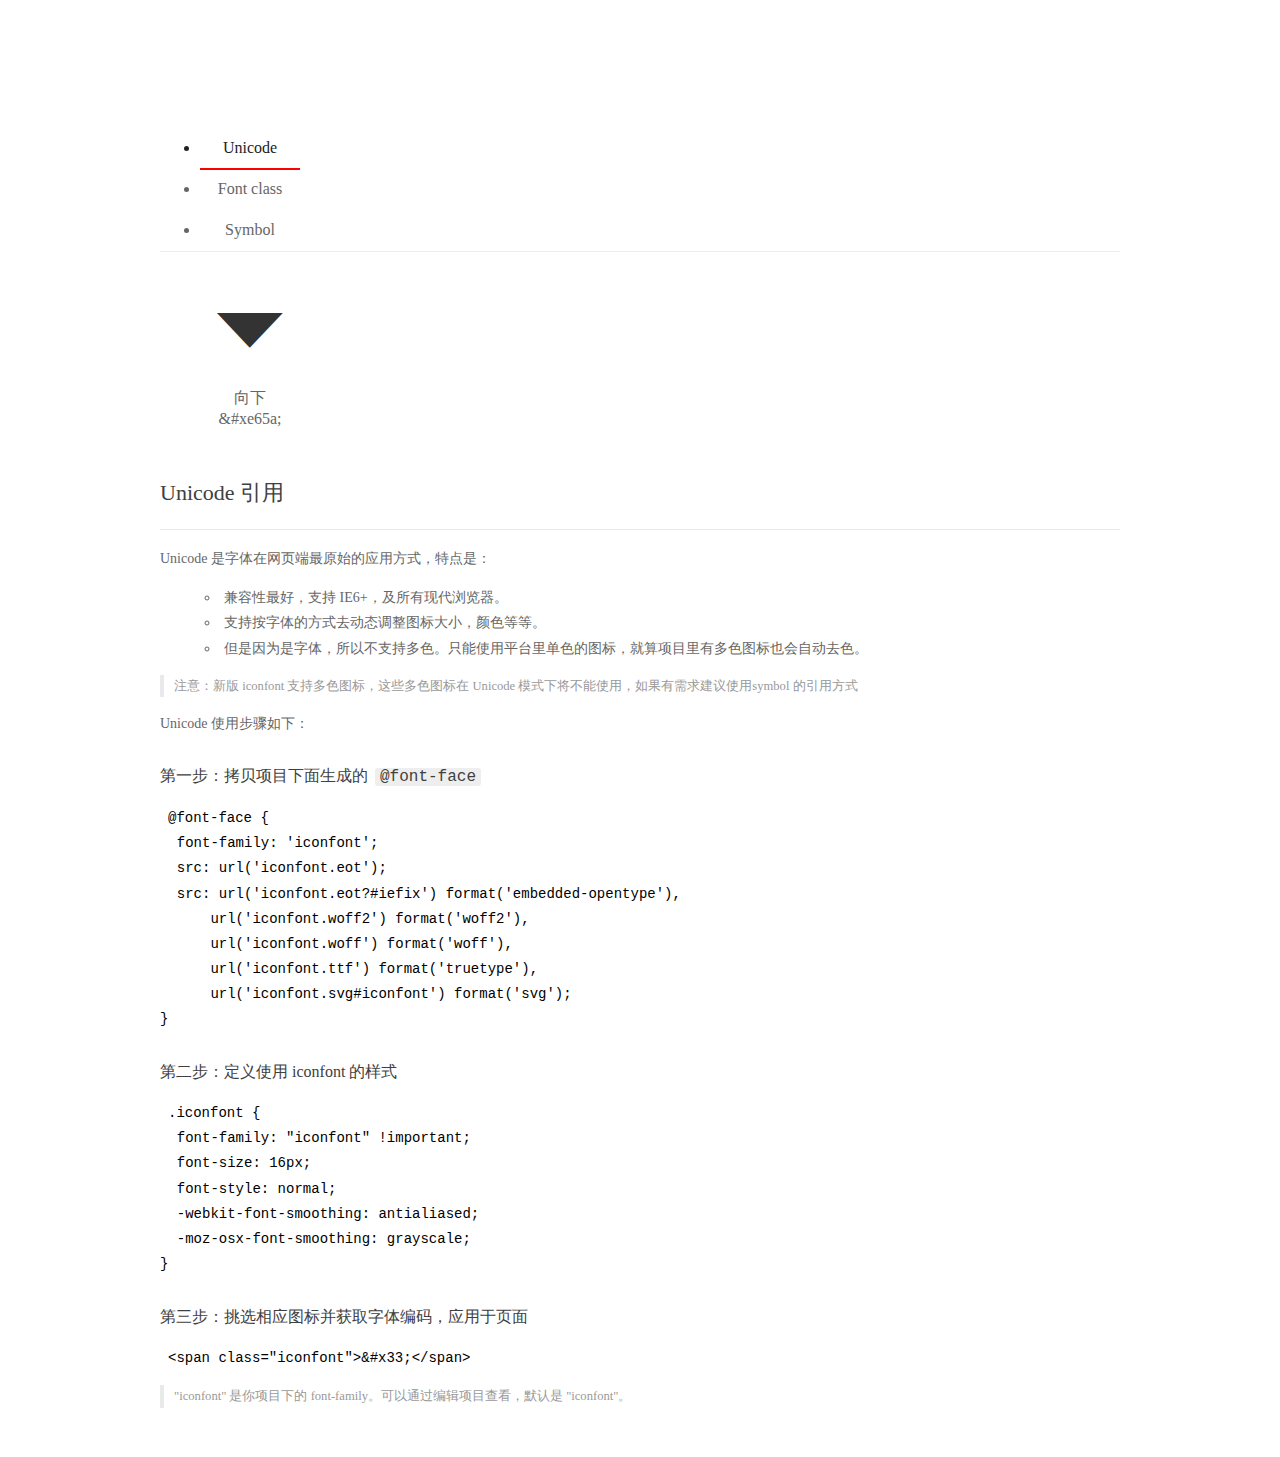
<file: font/demo_index.html>
<!DOCTYPE html>
<html>
<head>
  <meta charset="utf-8"/>
  <title>IconFont Demo</title>
  <link rel="shortcut icon" href="https://gtms04.alicdn.com/tps/i4/TB1_oz6GVXXXXaFXpXXJDFnIXXX-64-64.ico" type="image/x-icon"/>
  <link rel="stylesheet" href="https://g.alicdn.com/thx/cube/1.3.2/cube.min.css">
  <link rel="stylesheet" href="demo.css">
  <link rel="stylesheet" href="iconfont.css">
  <script src="iconfont.js"></script>
  <!-- jQuery -->
  <script src="https://a1.alicdn.com/oss/uploads/2018/12/26/7bfddb60-08e8-11e9-9b04-53e73bb6408b.js"></script>
  <!-- 代码高亮 -->
  <script src="https://a1.alicdn.com/oss/uploads/2018/12/26/a3f714d0-08e6-11e9-8a15-ebf944d7534c.js"></script>
</head>
<body>
  <div class="main">
    <h1 class="logo"><a href="https://www.iconfont.cn/" title="iconfont 首页" target="_blank">&#xe86b;</a></h1>
    <div class="nav-tabs">
      <ul id="tabs" class="dib-box">
        <li class="dib active"><span>Unicode</span></li>
        <li class="dib"><span>Font class</span></li>
        <li class="dib"><span>Symbol</span></li>
      </ul>
      
    </div>
    <div class="tab-container">
      <div class="content unicode" style="display: block;">
          <ul class="icon_lists dib-box">
          
            <li class="dib">
              <span class="icon iconfont">&#xe65a;</span>
                <div class="name">向下</div>
                <div class="code-name">&amp;#xe65a;</div>
              </li>
          
          </ul>
          <div class="article markdown">
          <h2 id="unicode-">Unicode 引用</h2>
          <hr>

          <p>Unicode 是字体在网页端最原始的应用方式，特点是：</p>
          <ul>
            <li>兼容性最好，支持 IE6+，及所有现代浏览器。</li>
            <li>支持按字体的方式去动态调整图标大小，颜色等等。</li>
            <li>但是因为是字体，所以不支持多色。只能使用平台里单色的图标，就算项目里有多色图标也会自动去色。</li>
          </ul>
          <blockquote>
            <p>注意：新版 iconfont 支持多色图标，这些多色图标在 Unicode 模式下将不能使用，如果有需求建议使用symbol 的引用方式</p>
          </blockquote>
          <p>Unicode 使用步骤如下：</p>
          <h3 id="-font-face">第一步：拷贝项目下面生成的 <code>@font-face</code></h3>
<pre><code class="language-css"
>@font-face {
  font-family: 'iconfont';
  src: url('iconfont.eot');
  src: url('iconfont.eot?#iefix') format('embedded-opentype'),
      url('iconfont.woff2') format('woff2'),
      url('iconfont.woff') format('woff'),
      url('iconfont.ttf') format('truetype'),
      url('iconfont.svg#iconfont') format('svg');
}
</code></pre>
          <h3 id="-iconfont-">第二步：定义使用 iconfont 的样式</h3>
<pre><code class="language-css"
>.iconfont {
  font-family: "iconfont" !important;
  font-size: 16px;
  font-style: normal;
  -webkit-font-smoothing: antialiased;
  -moz-osx-font-smoothing: grayscale;
}
</code></pre>
          <h3 id="-">第三步：挑选相应图标并获取字体编码，应用于页面</h3>
<pre>
<code class="language-html"
>&lt;span class="iconfont"&gt;&amp;#x33;&lt;/span&gt;
</code></pre>
          <blockquote>
            <p>"iconfont" 是你项目下的 font-family。可以通过编辑项目查看，默认是 "iconfont"。</p>
          </blockquote>
          </div>
      </div>
      <div class="content font-class">
        <ul class="icon_lists dib-box">
          
          <li class="dib">
            <span class="icon iconfont icon-xiangxia"></span>
            <div class="name">
              向下
            </div>
            <div class="code-name">.icon-xiangxia
            </div>
          </li>
          
        </ul>
        <div class="article markdown">
        <h2 id="font-class-">font-class 引用</h2>
        <hr>

        <p>font-class 是 Unicode 使用方式的一种变种，主要是解决 Unicode 书写不直观，语意不明确的问题。</p>
        <p>与 Unicode 使用方式相比，具有如下特点：</p>
        <ul>
          <li>兼容性良好，支持 IE8+，及所有现代浏览器。</li>
          <li>相比于 Unicode 语意明确，书写更直观。可以很容易分辨这个 icon 是什么。</li>
          <li>因为使用 class 来定义图标，所以当要替换图标时，只需要修改 class 里面的 Unicode 引用。</li>
          <li>不过因为本质上还是使用的字体，所以多色图标还是不支持的。</li>
        </ul>
        <p>使用步骤如下：</p>
        <h3 id="-fontclass-">第一步：引入项目下面生成的 fontclass 代码：</h3>
<pre><code class="language-html">&lt;link rel="stylesheet" href="./iconfont.css"&gt;
</code></pre>
        <h3 id="-">第二步：挑选相应图标并获取类名，应用于页面：</h3>
<pre><code class="language-html">&lt;span class="iconfont icon-xxx"&gt;&lt;/span&gt;
</code></pre>
        <blockquote>
          <p>"
            iconfont" 是你项目下的 font-family。可以通过编辑项目查看，默认是 "iconfont"。</p>
        </blockquote>
      </div>
      </div>
      <div class="content symbol">
          <ul class="icon_lists dib-box">
          
            <li class="dib">
                <svg class="icon svg-icon" aria-hidden="true">
                  <use xlink:href="#icon-xiangxia"></use>
                </svg>
                <div class="name">向下</div>
                <div class="code-name">#icon-xiangxia</div>
            </li>
          
          </ul>
          <div class="article markdown">
          <h2 id="symbol-">Symbol 引用</h2>
          <hr>

          <p>这是一种全新的使用方式，应该说这才是未来的主流，也是平台目前推荐的用法。相关介绍可以参考这篇<a href="">文章</a>
            这种用法其实是做了一个 SVG 的集合，与另外两种相比具有如下特点：</p>
          <ul>
            <li>支持多色图标了，不再受单色限制。</li>
            <li>通过一些技巧，支持像字体那样，通过 <code>font-size</code>, <code>color</code> 来调整样式。</li>
            <li>兼容性较差，支持 IE9+，及现代浏览器。</li>
            <li>浏览器渲染 SVG 的性能一般，还不如 png。</li>
          </ul>
          <p>使用步骤如下：</p>
          <h3 id="-symbol-">第一步：引入项目下面生成的 symbol 代码：</h3>
<pre><code class="language-html">&lt;script src="./iconfont.js"&gt;&lt;/script&gt;
</code></pre>
          <h3 id="-css-">第二步：加入通用 CSS 代码（引入一次就行）：</h3>
<pre><code class="language-html">&lt;style&gt;
.icon {
  width: 1em;
  height: 1em;
  vertical-align: -0.15em;
  fill: currentColor;
  overflow: hidden;
}
&lt;/style&gt;
</code></pre>
          <h3 id="-">第三步：挑选相应图标并获取类名，应用于页面：</h3>
<pre><code class="language-html">&lt;svg class="icon" aria-hidden="true"&gt;
  &lt;use xlink:href="#icon-xxx"&gt;&lt;/use&gt;
&lt;/svg&gt;
</code></pre>
          </div>
      </div>

    </div>
  </div>
  <script>
  $(document).ready(function () {
      $('.tab-container .content:first').show()

      $('#tabs li').click(function (e) {
        var tabContent = $('.tab-container .content')
        var index = $(this).index()

        if ($(this).hasClass('active')) {
          return
        } else {
          $('#tabs li').removeClass('active')
          $(this).addClass('active')

          tabContent.hide().eq(index).fadeIn()
        }
      })
    })
  </script>
</body>
</html>
</file>
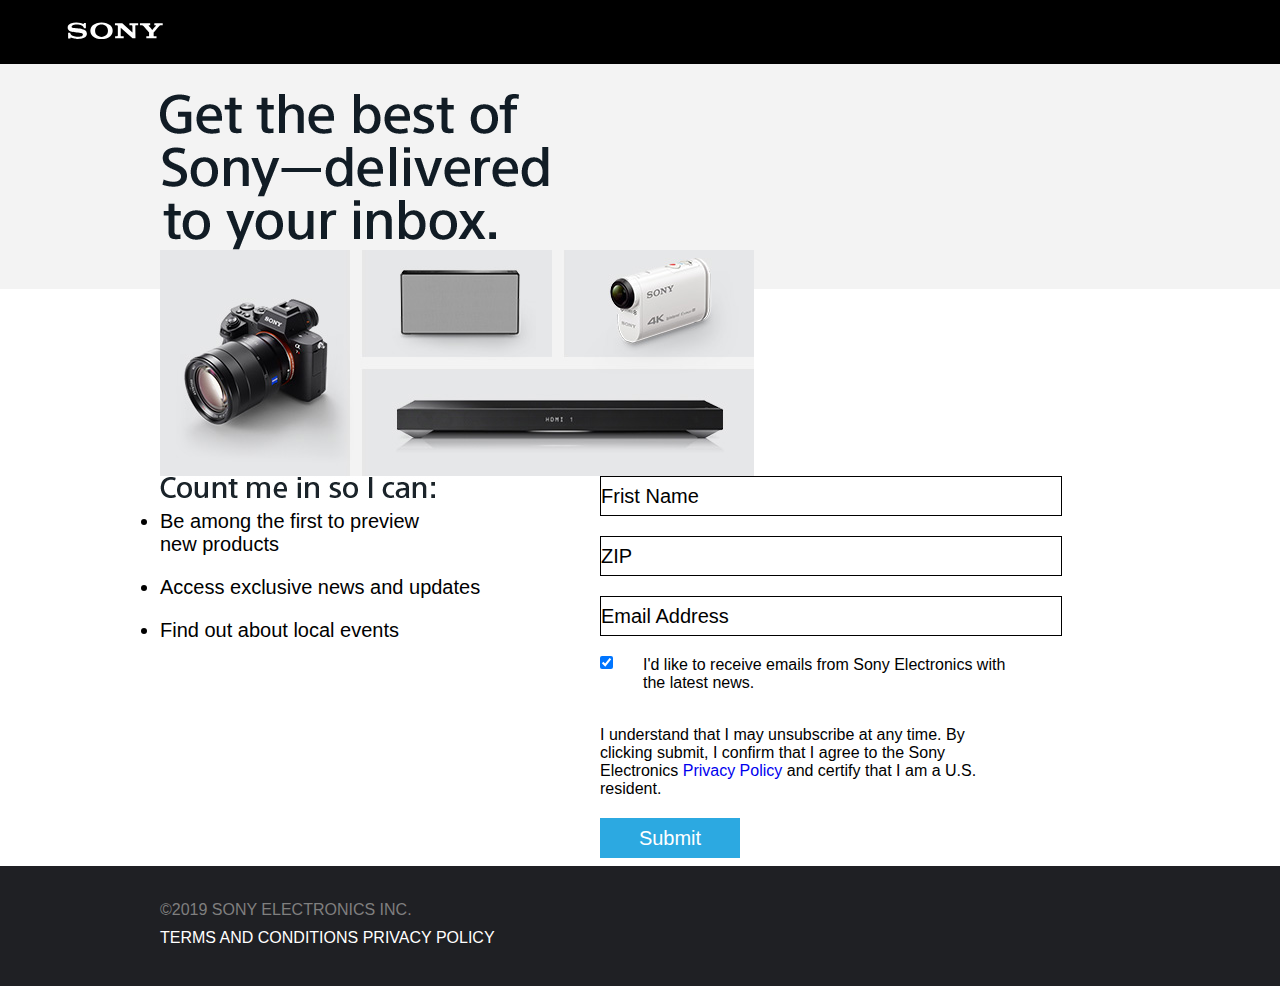
<file: optin/optin.html>
<!DOCTYPE html>
<html lang="en">
<head>
    <meta charset="UTF-8">
    <meta name="viewport" content="width=device-width, initial-scale=1.0">
    <meta http-equiv="X-UA-Compatible" content="ie=edge">
    <link rel="stylesheet" href="style.css">
    <link rel="stylesheet" href="opStyle.css">
   
    <link rel="stylesheet" href="./font/iconfont.css">
    
    
    <title>optin</title>
</head>
<body>
    <!-- top -->
    <div class="nav">
<div class="top">
        <div class="top-nav">
            <ul class="top-nav-left">
                <a href="../index.html">
                <li style="margin: 20px;line-height:0px;"> 
                    <svg xmlns="http://www.w3.org/2000/svg" viewBox="0 0 526 114" xml:space="preserve" tabindex="-1" xmlns:xlink="http://www.w3.org/1999/xlink" focusable="false" class="brand-logo-svg" version="1.1">
                        <g transform="translate(13.000000, 12.000000)" tabindex="-1" focusable="false" fill="#FFFFFF">
                            <path d="M179.106,88.578 C160.994,88.578 144.183,83.144 132.96,73.074 C124.479,65.464 120.405,55.124 120.405,44.486 C120.405,33.973 124.655,23.565 132.96,15.996 C143.377,6.498 161.782,0.549 179.106,0.549 C198.278,0.549 213.624,5.378 225.355,16.021 C233.702,23.597 237.739,33.959 237.739,44.486 C237.739,54.691 233.454,65.558 225.355,73.074 C214.433,83.21 197.268,88.578 179.106,88.578 L179.106,76.966 C188.722,76.966 197.638,73.646 203.864,67.453 C210.051,61.298 212.933,53.73 212.933,44.486 C212.933,35.625 209.823,27.346 203.864,21.473 C197.719,15.418 188.591,12.013 179.106,12.013 C169.595,12.013 160.456,15.385 154.309,21.473 C148.383,27.342 145.267,35.65 145.267,44.486 C145.267,53.292 148.415,61.589 154.309,67.453 C160.46,73.574 169.566,76.966 179.106,76.966 L179.106,88.578">
                            </path>
                            <path d="M46.724,0.591 C37.036,0.591 26.026,2.404 16.677,6.58 C8.046,10.433 0.979,16.66 0.979,26.986 C0.974,36.285 6.885,41.73 6.724,41.582 C9.239,43.896 13.286,47.837 23.866,50.154 C28.596,51.187 38.706,52.773 48.776,53.829 C58.767,54.882 68.605,55.882 72.608,56.898 C75.791,57.708 81.142,58.812 81.142,64.808 C81.142,70.783 75.509,72.607 74.529,72.999 C73.55,73.39 66.792,76.488 54.647,76.488 C45.679,76.488 34.899,73.79 30.968,72.386 C26.44,70.773 21.687,68.64 17.255,63.228 C16.152,61.882 14.414,58.193 14.414,54.537 L3.419,54.537 L3.419,85.341 L15.64,85.341 C15.64,85.341 15.64,81.962 15.64,81.177 C15.64,80.704 16.23,78.753 18.282,79.683 C20.835,80.843 28.326,83.826 36.159,85.462 C42.582,86.802 46.724,87.765 54.708,87.765 C67.735,87.765 74.735,85.646 79.573,84.263 C84.132,82.96 89.762,80.615 94.34,76.966 C96.815,74.994 102.249,69.935 102.249,60.755 C102.249,51.947 97.522,46.478 95.858,44.814 C93.593,42.548 90.823,40.787 87.938,39.433 C85.427,38.252 81.46,36.832 78.216,36.037 C71.917,34.49 57.677,32.584 50.864,31.872 C43.725,31.125 31.335,30.098 26.388,28.566 C24.887,28.101 21.833,26.644 21.833,23.097 C21.833,20.571 23.229,18.43 25.993,16.699 C30.38,13.952 39.241,12.24 48.481,12.24 C59.401,12.202 68.651,14.7 74.535,17.328 C76.538,18.221 78.876,19.507 80.737,21.025 C82.833,22.736 85.784,26.289 86.846,31.248 L96.716,31.248 L96.716,4.435 L85.696,4.435 L85.696,7.549 C85.696,8.558 84.658,9.865 82.695,8.782 C77.762,6.198 63.816,0.615 46.724,0.591">
                            </path>
                            <path d="M288.223,5.464 L341.98,53.976 L341.43,21.314 C341.373,17.03 340.584,15.242 335.953,15.242 C329.762,15.242 325.844,15.242 325.844,15.242 L325.844,5.472 L371.811,5.472 L371.811,15.242 C371.811,15.242 368.141,15.242 361.947,15.242 C357.225,15.242 356.928,16.755 356.867,21.314 L357.701,83.728 L341.959,83.728 L280.047,28.467 L280.057,67.683 C280.113,71.949 280.311,73.954 284.703,73.954 C290.889,73.954 295.744,73.954 295.744,73.954 L295.744,83.724 L250.602,83.724 L250.602,73.954 C250.602,73.954 254.967,73.954 261.154,73.954 C265.096,73.954 264.939,70.197 264.939,67.462 L264.939,21.684 C264.939,18.73 264.523,15.248 258.336,15.248 L249.775,15.248 L249.775,5.464 L288.223,5.464">
                            </path>
                            <path d="M424.332,73.937 C424.762,73.937 426.68,73.88 427.051,73.767 C428.113,73.437 428.834,72.679 429.168,71.89 C429.309,71.56 429.379,70.091 429.379,69.777 C429.379,69.777 429.385,54.849 429.385,54.333 C429.385,53.962 429.357,53.8 428.729,52.976 C428.035,52.07 400.572,20.947 399.314,19.578 C397.754,17.874 395.014,15.244 390.846,15.244 C387.533,15.244 381.297,15.244 381.297,15.244 L381.297,5.468 L435.197,5.468 L435.197,15.23 C435.197,15.23 429.953,15.23 428.699,15.23 C427.199,15.23 426.201,16.656 427.482,18.24 C427.482,18.24 445.619,39.934 445.791,40.164 C445.961,40.392 446.105,40.449 446.334,40.235 C446.561,40.02 464.924,18.441 465.068,18.269 C465.941,17.224 465.354,15.244 463.469,15.244 C462.211,15.244 456.799,15.244 456.799,15.244 L456.799,5.468 L500.979,5.468 L500.979,15.244 C500.979,15.244 494.422,15.244 491.109,15.244 C487.527,15.244 486.07,15.904 483.377,18.951 C482.145,20.344 454.389,52.027 453.633,52.886 C453.236,53.335 453.273,53.962 453.273,54.333 C453.273,54.929 453.273,68.341 453.273,69.771 C453.273,70.083 453.344,71.552 453.484,71.882 C453.816,72.675 454.539,73.431 455.602,73.759 C455.973,73.874 457.865,73.931 458.295,73.931 C460.234,73.931 468.391,73.931 468.391,73.931 L468.391,83.704 L414.766,83.704 L414.766,73.931 L424.332,73.937">
                            </path>
                        </g>
                    </svg>
                </li>
            </a>
            </ul>
        </div>
</div>
<!--
	内容开始
-->

<div class="box">
	<div class="hd">
		<div>
			<img  src="img/optin2.png" style="margin-top: 30px;margin-right: 50px;"/>
			<img  src="img/optin.jpg"/>
		</div>
	</div>
	<div class="cot">
		<div>
			<div class="l">
				<img src="img/optin3.jpg" />
				<ul>
					<li>Be among the first to preview <br/>new products</li>
					<li>Access exclusive news and updates</li>
					<li>Find out about local events</li>
				</ul>
			</div>
			<div class="r">
				<input type="text" value="Frist Name" onfocus="if(value == 'Frist Name'){value=''}" onblur="if(value == ''){value='Frist Name'}"/>
				<input type="text" value="ZIP" onfocus="if(value == 'ZIP'){value=''}" onblur="if(value == ''){value='ZIP'}"/>
				<input type="text" value="Email Address" onfocus="if(value == 'Email Address'){value=''}" onblur="if(value == ''){value='Email Address'}"/>
				<div>
					<input type="checkbox" class="check" checked="checked"/>
				    <span>I'd like to receive emails from Sony Electronics with the latest news.</span>
				</div>
				<div class="p">
					I understand that I may unsubscribe at any time. By clicking submit, I confirm that I agree to the Sony Electronics <a href="javascript:;" style="">Privacy Policy</a> and certify that I am a U.S. resident.
				</div>
				<a class="sub" href="javascript:;">Submit</a>
				
			</div>
		</div>
	</div>
</div>
<div class="footer">
	<div>
		<p style="color: #7F7F7F;font-size: 16px;margin-bottom: 10px;">©2019 SONY ELECTRONICS INC.</p>
		<p style="color: #fff;">TERMS AND CONDITIONS   PRIVACY POLICY</p>
	</div>
</div>
    
</body>
</html>
</file>
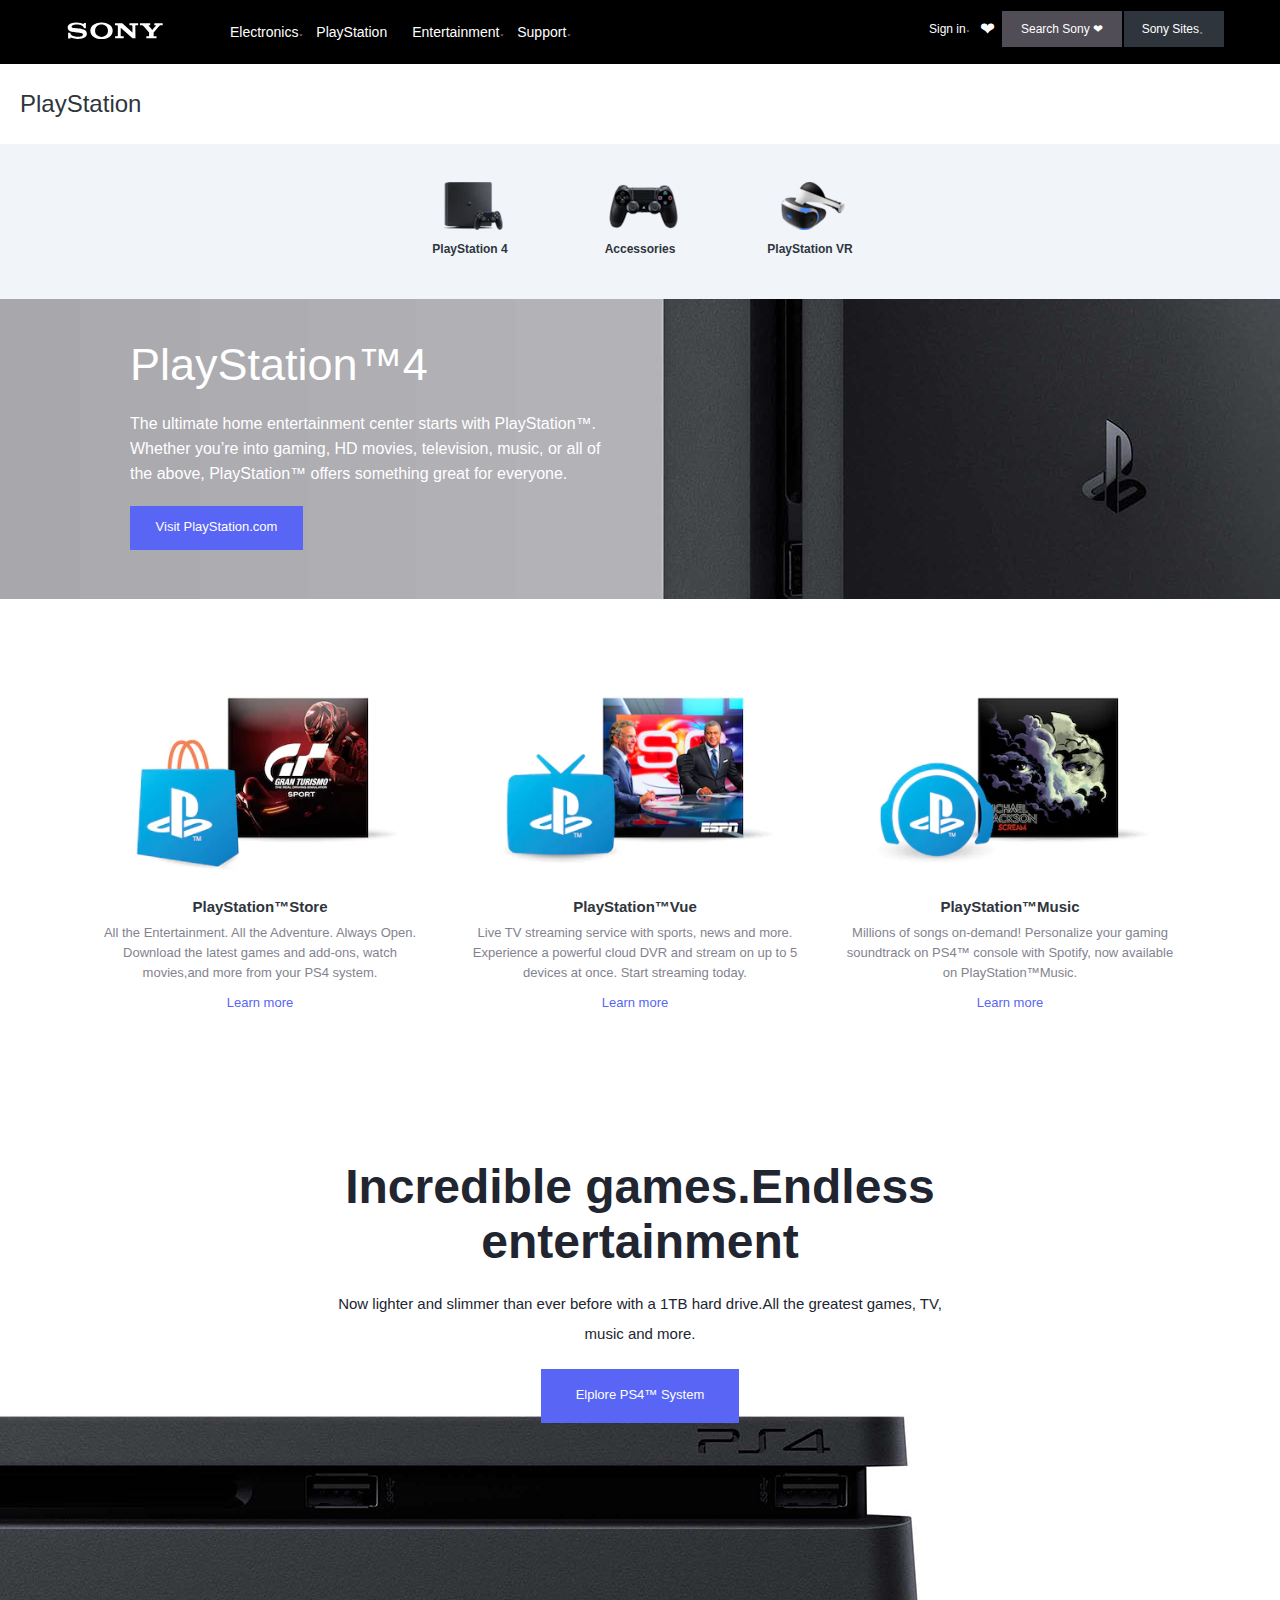
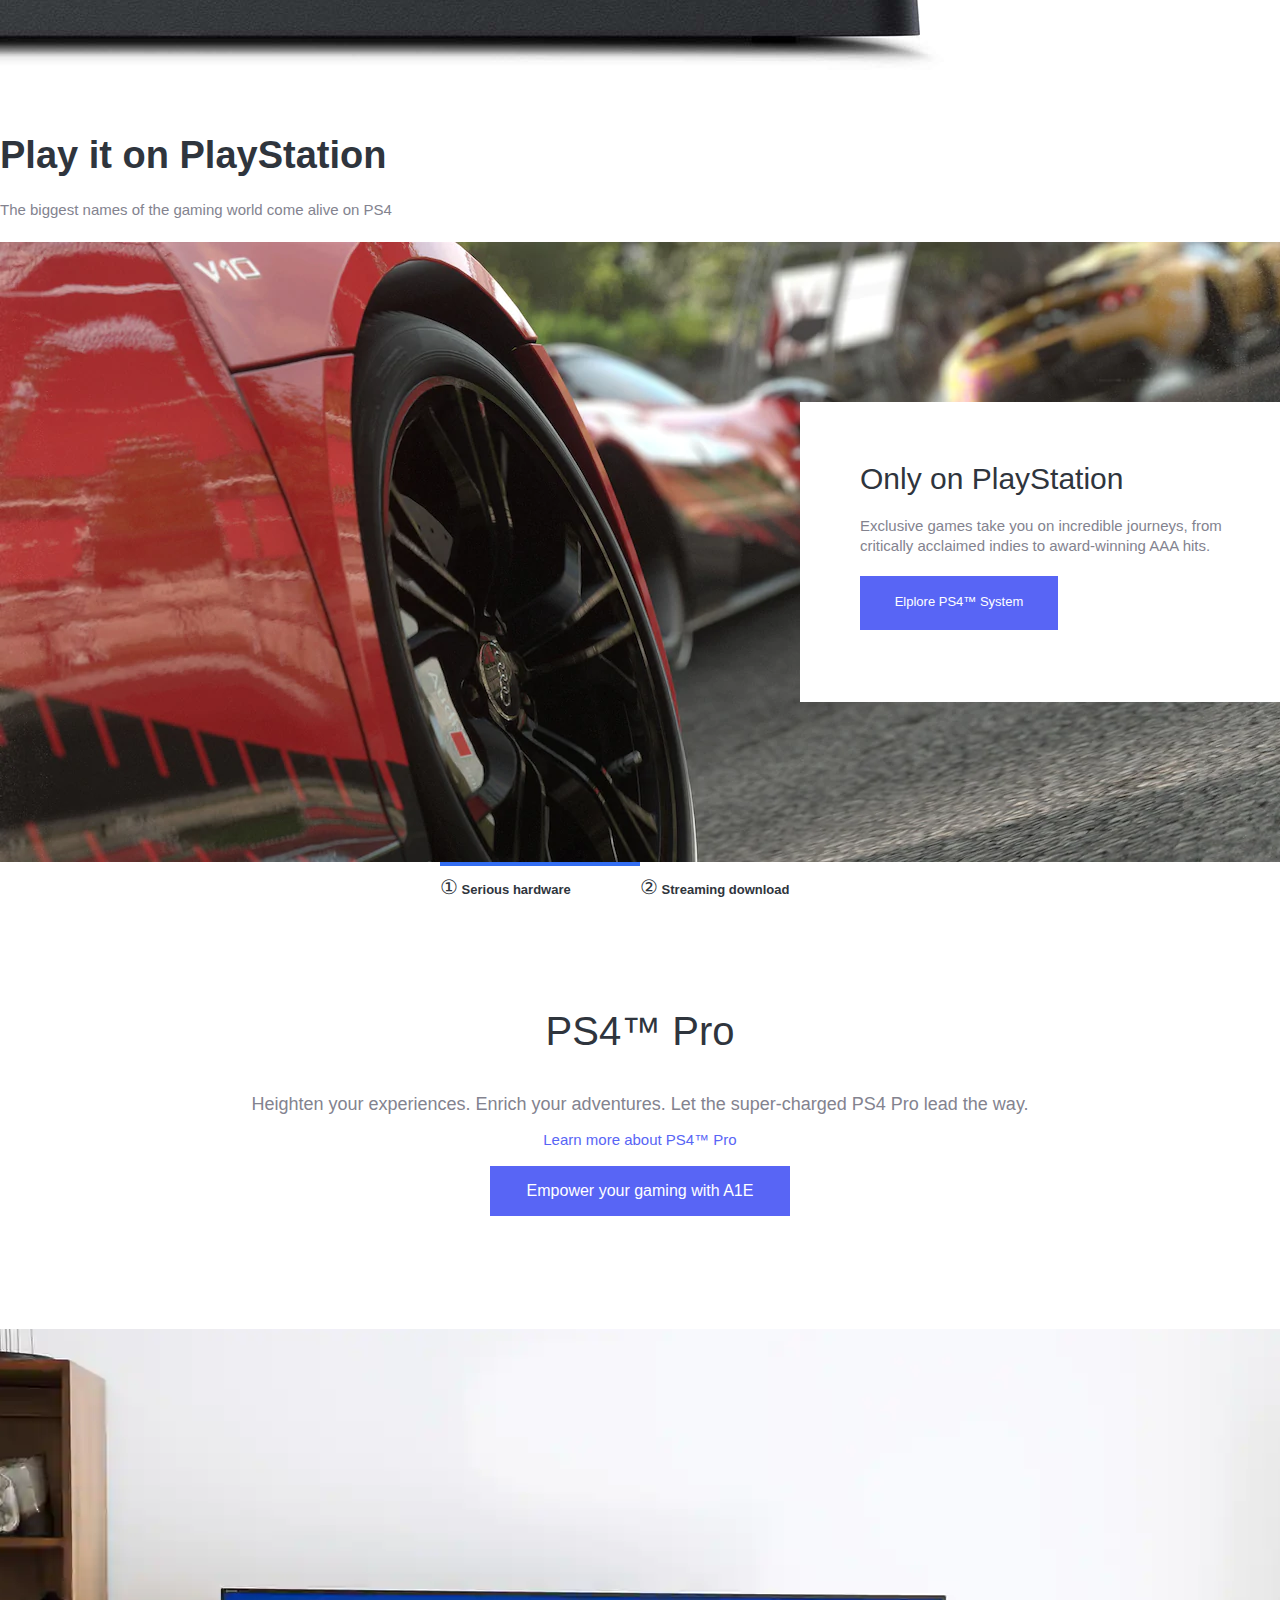
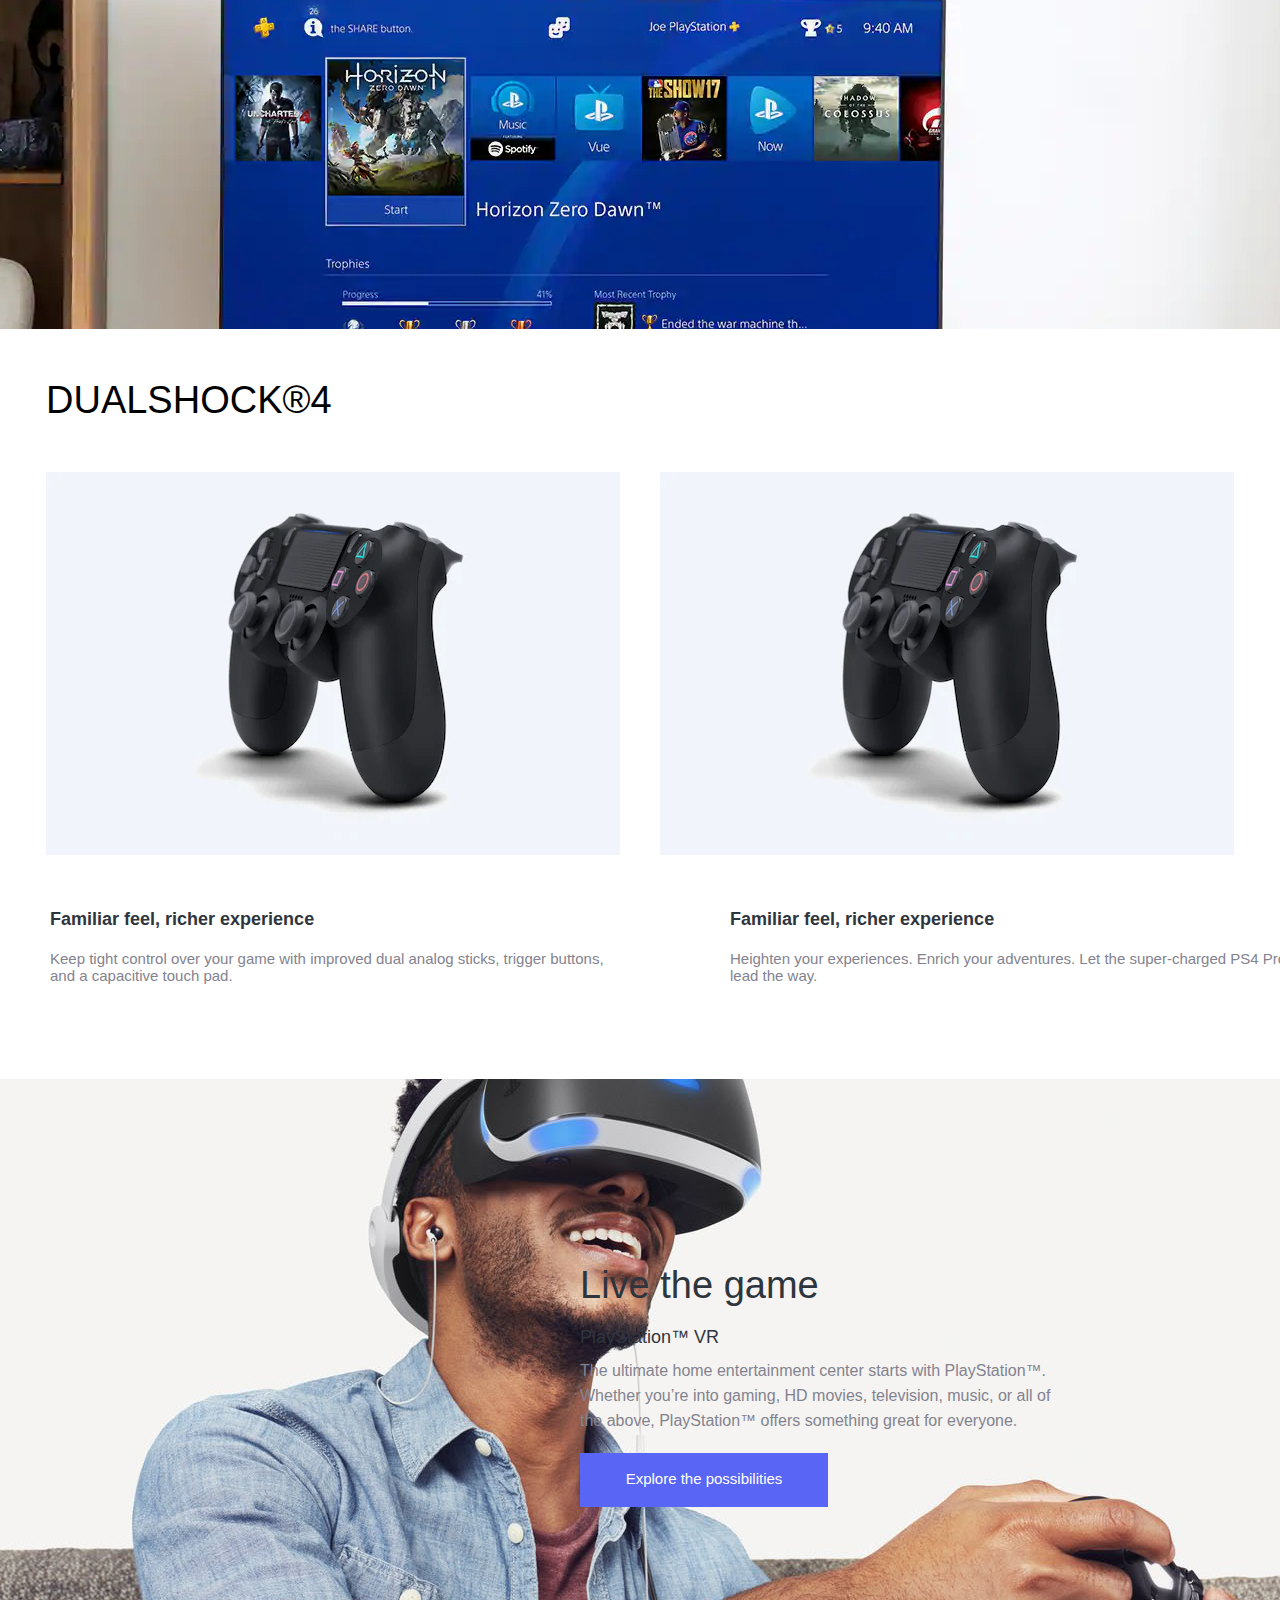
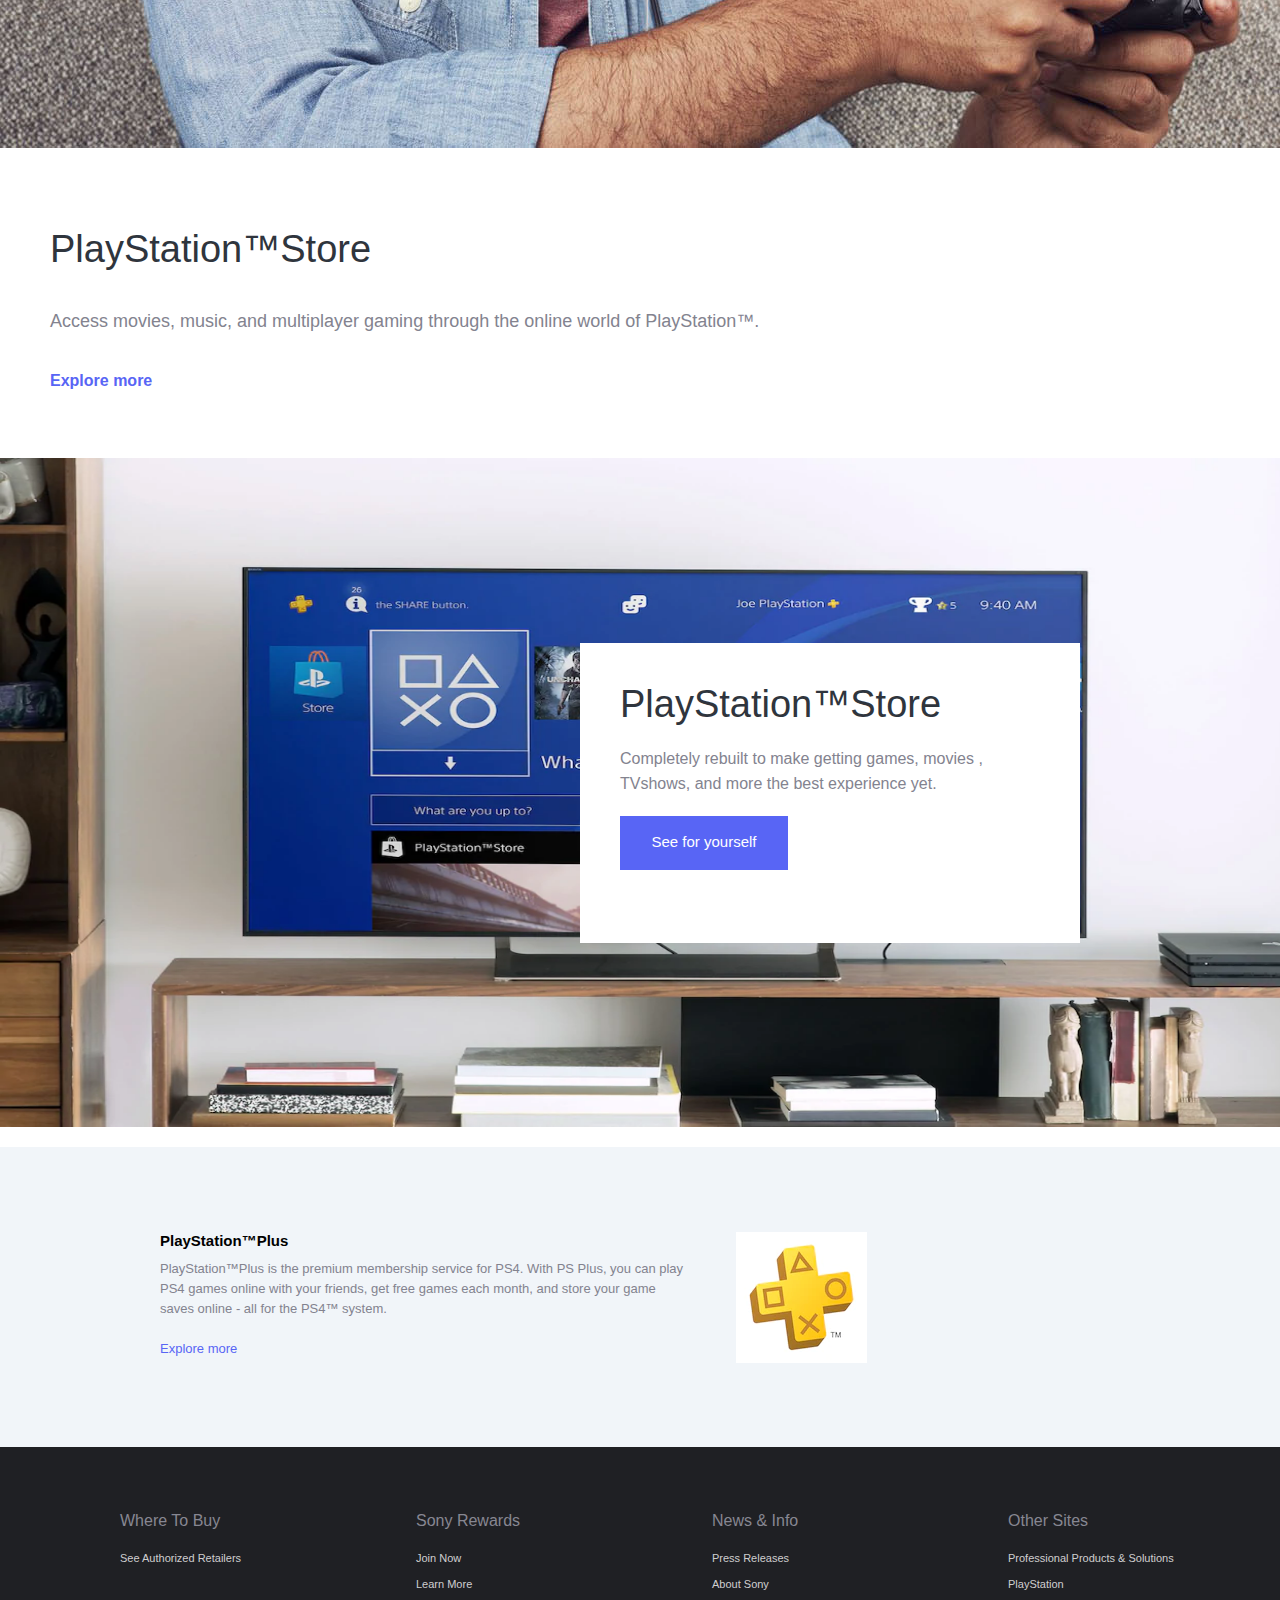
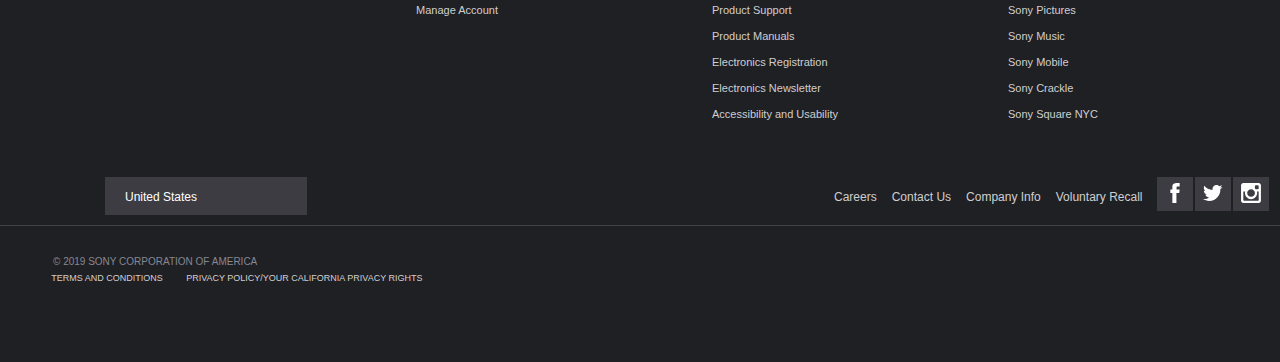
<file: playStation/playStation.html>
<!DOCTYPE html>
<html lang="en">

<head>
    <meta charset="UTF-8">
    <meta name="viewport" content="width=device-width, initial-scale=1.0">
    <meta http-equiv="X-UA-Compatible" content="ie=edge">
    <link rel="stylesheet" href="style.css">
    <link rel="stylesheet" href="playstationStyle.css">
    <link rel="stylesheet" href="footer.css">
    <link rel="stylesheet" href="./font/iconfont.css">


    <title>PlayStation</title>
</head>

<body>
    <!-- top -->
    <div class="nav">
        <div class="top">
            <div class="top-nav">
                <ul class="top-nav-left">
                    <a style="" href="../index.html">
                        <li style="margin: 20px;line-height:0px;">
                            <svg xmlns="http://www.w3.org/2000/svg" viewBox="0 0 526 114" xml:space="preserve" tabindex="-1" xmlns:xlink="http://www.w3.org/1999/xlink" focusable="false" class="brand-logo-svg" version="1.1">
                        <g transform="translate(13.000000, 12.000000)" tabindex="-1" focusable="false" fill="#FFFFFF">
                            <path d="M179.106,88.578 C160.994,88.578 144.183,83.144 132.96,73.074 C124.479,65.464 120.405,55.124 120.405,44.486 C120.405,33.973 124.655,23.565 132.96,15.996 C143.377,6.498 161.782,0.549 179.106,0.549 C198.278,0.549 213.624,5.378 225.355,16.021 C233.702,23.597 237.739,33.959 237.739,44.486 C237.739,54.691 233.454,65.558 225.355,73.074 C214.433,83.21 197.268,88.578 179.106,88.578 L179.106,76.966 C188.722,76.966 197.638,73.646 203.864,67.453 C210.051,61.298 212.933,53.73 212.933,44.486 C212.933,35.625 209.823,27.346 203.864,21.473 C197.719,15.418 188.591,12.013 179.106,12.013 C169.595,12.013 160.456,15.385 154.309,21.473 C148.383,27.342 145.267,35.65 145.267,44.486 C145.267,53.292 148.415,61.589 154.309,67.453 C160.46,73.574 169.566,76.966 179.106,76.966 L179.106,88.578">
                            </path>
                            <path d="M46.724,0.591 C37.036,0.591 26.026,2.404 16.677,6.58 C8.046,10.433 0.979,16.66 0.979,26.986 C0.974,36.285 6.885,41.73 6.724,41.582 C9.239,43.896 13.286,47.837 23.866,50.154 C28.596,51.187 38.706,52.773 48.776,53.829 C58.767,54.882 68.605,55.882 72.608,56.898 C75.791,57.708 81.142,58.812 81.142,64.808 C81.142,70.783 75.509,72.607 74.529,72.999 C73.55,73.39 66.792,76.488 54.647,76.488 C45.679,76.488 34.899,73.79 30.968,72.386 C26.44,70.773 21.687,68.64 17.255,63.228 C16.152,61.882 14.414,58.193 14.414,54.537 L3.419,54.537 L3.419,85.341 L15.64,85.341 C15.64,85.341 15.64,81.962 15.64,81.177 C15.64,80.704 16.23,78.753 18.282,79.683 C20.835,80.843 28.326,83.826 36.159,85.462 C42.582,86.802 46.724,87.765 54.708,87.765 C67.735,87.765 74.735,85.646 79.573,84.263 C84.132,82.96 89.762,80.615 94.34,76.966 C96.815,74.994 102.249,69.935 102.249,60.755 C102.249,51.947 97.522,46.478 95.858,44.814 C93.593,42.548 90.823,40.787 87.938,39.433 C85.427,38.252 81.46,36.832 78.216,36.037 C71.917,34.49 57.677,32.584 50.864,31.872 C43.725,31.125 31.335,30.098 26.388,28.566 C24.887,28.101 21.833,26.644 21.833,23.097 C21.833,20.571 23.229,18.43 25.993,16.699 C30.38,13.952 39.241,12.24 48.481,12.24 C59.401,12.202 68.651,14.7 74.535,17.328 C76.538,18.221 78.876,19.507 80.737,21.025 C82.833,22.736 85.784,26.289 86.846,31.248 L96.716,31.248 L96.716,4.435 L85.696,4.435 L85.696,7.549 C85.696,8.558 84.658,9.865 82.695,8.782 C77.762,6.198 63.816,0.615 46.724,0.591">
                            </path>
                            <path d="M288.223,5.464 L341.98,53.976 L341.43,21.314 C341.373,17.03 340.584,15.242 335.953,15.242 C329.762,15.242 325.844,15.242 325.844,15.242 L325.844,5.472 L371.811,5.472 L371.811,15.242 C371.811,15.242 368.141,15.242 361.947,15.242 C357.225,15.242 356.928,16.755 356.867,21.314 L357.701,83.728 L341.959,83.728 L280.047,28.467 L280.057,67.683 C280.113,71.949 280.311,73.954 284.703,73.954 C290.889,73.954 295.744,73.954 295.744,73.954 L295.744,83.724 L250.602,83.724 L250.602,73.954 C250.602,73.954 254.967,73.954 261.154,73.954 C265.096,73.954 264.939,70.197 264.939,67.462 L264.939,21.684 C264.939,18.73 264.523,15.248 258.336,15.248 L249.775,15.248 L249.775,5.464 L288.223,5.464">
                            </path>
                            <path d="M424.332,73.937 C424.762,73.937 426.68,73.88 427.051,73.767 C428.113,73.437 428.834,72.679 429.168,71.89 C429.309,71.56 429.379,70.091 429.379,69.777 C429.379,69.777 429.385,54.849 429.385,54.333 C429.385,53.962 429.357,53.8 428.729,52.976 C428.035,52.07 400.572,20.947 399.314,19.578 C397.754,17.874 395.014,15.244 390.846,15.244 C387.533,15.244 381.297,15.244 381.297,15.244 L381.297,5.468 L435.197,5.468 L435.197,15.23 C435.197,15.23 429.953,15.23 428.699,15.23 C427.199,15.23 426.201,16.656 427.482,18.24 C427.482,18.24 445.619,39.934 445.791,40.164 C445.961,40.392 446.105,40.449 446.334,40.235 C446.561,40.02 464.924,18.441 465.068,18.269 C465.941,17.224 465.354,15.244 463.469,15.244 C462.211,15.244 456.799,15.244 456.799,15.244 L456.799,5.468 L500.979,5.468 L500.979,15.244 C500.979,15.244 494.422,15.244 491.109,15.244 C487.527,15.244 486.07,15.904 483.377,18.951 C482.145,20.344 454.389,52.027 453.633,52.886 C453.236,53.335 453.273,53.962 453.273,54.333 C453.273,54.929 453.273,68.341 453.273,69.771 C453.273,70.083 453.344,71.552 453.484,71.882 C453.816,72.675 454.539,73.431 455.602,73.759 C455.973,73.874 457.865,73.931 458.295,73.931 C460.234,73.931 468.391,73.931 468.391,73.931 L468.391,83.704 L414.766,83.704 L414.766,73.931 L424.332,73.937">
                            </path>
                        </g>
                    </svg>
                        </li>
                    </a>

                    <li style="margin-left: 45px;" class="E1">Electronics
                        <span class="iconfont down">&#xe65a;</span>
                        <span class="nav-bot"></span>

                    </li>

                    <li><a href="../playStation/playStation.html" style="text-decoration: none; color: #fff;">PlayStation</a></li>
                    <li style="margin-left: 25px;" class="E2">Entertainment
                        <span class="iconfont down">&#xe65a;</span>
                        <span class="nav-bot"></span>
                        <!-- <div class="content CE2"></div>   -->
                    </li>

                    <li class="E3">Support
                        <span class="iconfont down">&#xe65a;</span>
                        <span class="nav-bot"></span>
                        <!-- <div class="content CE3"></div>   -->
                    </li>
                </ul>

                <ul class="top-nav-right">
                    <li class="SI">Sign in
                        <span class="iconfont down">&#xe65a;</span>
                    </li>
                    <li class="LO">❤</li>
                    <li class="SSony">Search Sony ❤</li>
                    <li class="SonyS">Sony Sites
                        <span class="iconfont down">&#xe65a;</span>
                    </li>
                </ul>

            </div>
        </div>

        <!-- top content -->
        <div class="content CE1">
            <div class="content_box">
                <ul>
                    <li class="CE1_title"><a href="../nav/Televisions & Home Theater/index.html">Televisions & Home Theater ›</a></li>
                    <li><a href="../nav/Televisions/index.html">» <span>Televisions</span></a></li>
                    <li><a href="../nav/Home Theater & Sound Bars/index.html">» <span>Home Theater & Sound Bars</span></a></li>
                    <li><a href="../nav/Projectors/index.html">» <span>Projectors</span></a></li>
                    <li><a href="../nav/Blu-ray & DVD Players/index.html">» <span>Blu-ray & DVD Players</span></a></li>
                    <li class="CD1_bot"><a href="../All/ALL.html">Vlew All</a></li>
                </ul>
                <ul>
                    <li class="CE1_title"><a href="../nav/Televisions & Home Theater/index.html">Audio ›</a></li>
                    <li><a href="../nav/Televisions/index.html">» <span>Headphones</span></a></li>
                    <li><a href="../nav/Home Theater & Sound Bars/index.html">» <span>MP3 Players</span></a></li>
                    <li><a href="../nav/Projectors/index.html">» <span>High-Resolution Audio</span></a></li>
                    <li><a href="../nav/Blu-ray & DVD Players/index.html">» <span>Wireless Speakers</span></a></li>
                    <li class="CD1_bot"><a href="../All/ALL.html">Vlew All</a></li>
                </ul>
                <ul>
                    <li class="CE1_title"><a href="../nav/Televisions & Home Theater/index.html">Cameras ›</a></li>
                    <li><a href="../nav/Televisions/index.html">» <span>Interchangeable-lens Cameras</span></a></li>
                    <li><a href="../nav/Home Theater & Sound Bars/index.html">» <span>Lenses</span></a></li>
                    <li><a href="../nav/Projectors/index.html">» <span>Compact Cameras</span></a></li>
                    <li>&nbsp;</li>
                    <li class="CD1_bot"><a href="../All/ALL.html">Vlew All</a></li>
                </ul>
                <ul style="border:0">
                    <li class="CE1_title"><a href="../nav/Televisions & Home Theater/index.html">Mobile & Accessories</a></li>
                    <li><a href="../nav/Televisions/index.html">» <span>Cell Phones</span></a></li>
                    <li><a href="../nav/Home Theater & Sound Bars/index.html">» <span>Accessories</span></a></li>
                    <li>&nbsp;</li>
                    <li>&nbsp;</li>
                    <li class="CD1_bot"><a href="../All/ALL.html">Vlew All</a></li>
                </ul>
                <ul>
                    <li class="CE1_title"><a href="../nav/Televisions & Home Theater/index.html">Video Cameras ›</a></li>
                    <li><a href="../nav/Televisions/index.html">» <span>Camcorders</span></a></li>
                    <li><a href="../nav/Home Theater & Sound Bars/index.html">» <span>Action Cameras</span></a></li>
                    <li><a href="../nav/Projectors/index.html">» <span>Professional Camcorders</span></a></li>
                    <li>&nbsp;</li>
                    <li class="CD1_bot"><a href="../All/ALL.html">Vlew All</a></li>
                </ul>
                <ul>
                    <li class="CE1_title"><a href="../nav/Televisions & Home Theater/index.html">Car & Marine ›</a></li>
                    <li><a href="../nav/Televisions/index.html">» <span>In-Car Receivers & Players</span></a></li>
                    <li><a href="../nav/Home Theater & Sound Bars/index.html">» <span>In-Car Speakers & Amplifiers</span></a></li>
                    <li><a href="../nav/Projectors/index.html">» <span>Marine Audio</span></a></li>
                    <li><a href="../nav/Blu-ray & DVD Players/index.html">» <span>Automotive OEM Audio</span></a></li>
                    <li class="CD1_bot"><a href="../All/ALL.html">Vlew All</a></li>
                </ul>
                <ul>
                    <li class="CE1_title"><a href="../nav/Televisions & Home Theater/index.html">Energy Storage & Cables ›</a></li>
                    <li><a href="../nav/Televisions/index.html">» <span>Batteries</span></a></li>
                    <li><a href="../nav/Home Theater & Sound Bars/index.html">» <span>Memory Cards Flash Drives & SSD/HDD</span></a></li>
                    <li><a href="../nav/Projectors/index.html">» <span>Cables</span></a></li>
                    <li>&nbsp;</li>
                    <li class="CD1_bot"><a href="../All/ALL.html">Vlew All</a></li>
                </ul>
                <ul style="border:0">
                    <li class="CE1_title"><a href="../nav/Televisions & Home Theater/index.html">New Categories ›</a></li>
                    <li><a href="../nav/Televisions/index.html">» <span>Companion Robots</span></a></li>
                    <li><a href="../nav/Home Theater & Sound Bars/index.html">» <span>Digital Paper</span></a></li>
                    <li><a href="../nav/Projectors/index.html">» <span>Future Experience Program</span></a></li>
                    <li><a href="../nav/Blu-ray & DVD Players/index.html">» <span>Engagement App Development</span></a></li>
                    <li class="CD1_bot"><a href="../All/ALL.html">Vlew All</a></li>
                </ul>

            </div>
            <div class="content_but">
                <div class="but-left"><a href="#">All Electronics</a></div>
                <div class="but-right"><a href="#">See Professional Products</a></div>
            </div>
            <div class="content_bottom">
                <div class="CB_box">
                    <div class="CB">
                        <a href="../optin/optin.html"><img src="image/1.PNG" alt="">
                            <ul class="CB_ul">
                                <li class="CB_title">Don't miss what's new.</li>
                                <li class="CB_text">Be among the first to get the latest Sony news in your inbox</li>
                                <li class="CB_SU">Sign up</li>
                            </ul>
                        </a>
                    </div>

                    <div class="CB">
                        <a href="../smarter home/smarter home.html"><img src="image/1.PNG" alt="">
                            <ul class="CB_ul">
                                <li class="CB_title">A smarter home for a smarter life</li>
                                <li class="CB_text">Sony's suite of voice assistant enabled and compatible products works together seamlessly to make life easier</li>
                            </ul>
                        </a>
                    </div>
                </div>
            </div>
        </div>
        <div class="content CE2">
            <div class="CE2_box">
                <ul class="CE2_img">
                    <a href="../Entertainment/games.html">
                        <li>

                            <img src="image/1.webp" alt="">
                            <span>Video Games</span>

                        </li>
                    </a>
                    <a href="../Entertainment/movies.html">
                        <li>
                            <img src="image/2.webp" alt="">
                            <span>Movies & TV Shows</span>
                        </li>
                    </a>
                    <a href="../Entertainment/music.html">
                        <li>
                            <img src="image/3.webp" alt="">
                            <span>Music</span>
                        </li>
                    </a>
                </ul>
                <div class="CE2_img2">
                    <a href="../Entertainment/apps.html"><img src="image/4.webp" alt="">
                        <div class="CE2_img2_text">

                            <p class="CE2_img2_title">Phone and Tablet Apps</p>


                            <p class="CE2_img2_content">The beat of what Sony has to offer on IOS or Android.<span>Download our apps</span></p>

                        </div>
                    </a>
                </div>
            </div>
        </div>
        <div class="content CE3">
            <ul class="CE3_img">
                <a href="../support/index.html">
                    <li>
                        <img src="image/3.png" alt="">
                        <span>Support</span>
                    </li>
                </a>
                <a href="../support/tuo2.html">
                    <li>
                        <img src="image/4.png" alt="">
                        <span>Register a Product</span>
                    </li>
                </a>
                <a href="../support/home.html">
                    <li>
                        <img src="image/5.png" alt="">
                        <span>Community</span>
                    </li>
                </a>
            </ul>
        </div>
    </div>
    <div class="pic">

    </div>


    <!--
    	内容开始
    -->
    <div class="cont">
        <!--
        	
        	头部开始
        -->
        <div class="hd">
            <h2>PlayStation</h2>
        </div>

        <!--
        	图片小导航栏开始
        -->
        <div class="navImg">
            <div class="nav_img">
                <a href="javascript:;" style="margin-left: 0;">
                    <img src="images/nav1.webp" />
                    <p>PlayStation 4</p>
                    <span></span>
                </a>
                <a href="javascript:;">
                    <img src="images/nav2.webp" />
                    <p>Accessories</p>
                    <span></span>
                </a>
                <a href="javascript:;">
                    <img src="images/nav3.webp" />
                    <p>PlayStation VR</p>
                    <span></span>
                </a>
            </div>
        </div>
        <!--
        	图片小导航栏结束
        -->
        <!--
        	第一小块
        -->
        <div class="Imgbox1">
            <div class="ib1">
                <p>PlayStation™4</p>
                <div class="p">
                    The ultimate home entertainment center starts with PlayStation™. Whether you’re into gaming, HD movies, television, music, or all of<br /> the above, PlayStation™ offers something great for everyone.
                </div>
                <a href="javascript:;">Visit PlayStation.com</a>
            </div>
        </div>
        <!--
        	第二小块
        -->
        <div class="Imgbox2">
            <div class="ib2">
                <div style="margin-left: 0;">
                    <img src="images/ib2_1.webp" />
                    <h2 class="ib2_h">PlayStation™Store</h2>
                    <p class="ib2_p">All the Entertainment. All the Adventure. Always Open. Download the latest games and add-ons, watch movies,and more from your PS4 system.</p>
                    <a href="javascript:;"><span>Learn more</span></a>
                </div>
                <div>
                    <img src="images/ib2_2.webp" />
                    <h2 class="ib2_h">PlayStation™Vue</h2>
                    <p class="ib2_p">Live TV streaming service with sports, news and more. Experience a powerful cloud DVR and stream on up to 5 devices at once. Start streaming today.</p>
                    <a href="javascript:;"><span>Learn more</span></a>
                </div>
                <div>
                    <img src="images/ib2_3.webp" />
                    <h2 class="ib2_h">PlayStation™Music</h2>
                    <p class="ib2_p">Millions of songs on-demand! Personalize your gaming soundtrack on PS4™ console with Spotify, now available on PlayStation™Music.</p>
                    <a href="javascript:;"><span>Learn more</span></a>
                </div>
            </div>
        </div>
        <!--
        	第三小块
        -->
        <div class="Imgbox3">
            <div style="height: 15px;width: 100%;"></div>
            <div class="ib3">

                <h2>Incredible games.Endless entertainment</h2>
                <p>Now lighter and slimmer than ever before with a 1TB hard drive.All the greatest games, TV, music and more.</p>
                <a href="javascript:;">Elplore PS4™ System</a>
            </div>
        </div>
        <!--
        	第四小块，轮播
        -->
        <div class="lunboImg">
            <div class="wen">
                <h2>Play it on PlayStation</h2>
                <p>The biggest names of the gaming world come alive on PS4</p>
            </div>
            <div class="img">
                <div class="active">
                    <a href="javascript:;" id="next">》</a>
                    <img src="images/bg3.webp" />
                    <div class="imgbox left">
                        <h2>Only on PlayStation</h2>
                        <p>Exclusive games take you on incredible journeys, from critically acclaimed indies to award-winning AAA hits.</p>
                        <a href="javascript:;">Elplore PS4™ System</a>

                    </div>
                </div>
                <div>
                    <a href="javascript:;" id="prve">《</a>
                    <img src="images/bg4.webp" />
                    <div class="imgbox right">
                        <h2>Only on PlayStation</h2>
                        <p>Exclusive games take you on incredible journeys, from critically acclaimed indies to award-winning AAA hits.</p>
                        <a href="javascript:;">Elplore PS4™ System</a>

                    </div>
                </div>

            </div>
            <div class="jiaodian">
                <span><span class="nub">①</span> Serious hardware<span class="bod a"></span></span>
                <span><span class="nub">②</span> Streaming download<span class="bod"></span>
            </div>
        </div>

        <!--
        	第五小块
        -->
        <div class="Pro">
            <div class="pro_text">
                <h2>PS4™ Pro</h2>
                <p>Heighten your experiences. Enrich your adventures. Let the super-charged PS4 Pro lead the way.</p>
                <a href="javascript:;" style="display: block;color: rgb(88,101,245);font-size: 15px;">Learn more about PS4™ Pro</a><br />
                <a href="javascript:;" style="display: block;width: 300px;height: 50px;background-color: rgb(88,101,245);color: #fff;margin: 0 auto;line-height: 50px;text-align: center;">Empower your gaming with A1E</a>
            </div>
        </div>

        <!--
        	第六小块
        -->
        <div class="Imgbox4">

        </div>
        <!--
        	第七小块
        -->
        <div class="Imgbox6">
            <h2>DUALSHOCK®4</h2>
            <div class="img">
                <img src="images/ib6_1.webp" />
                <img src="images/ib6_1.webp" style="margin-left: 40px;" />
            </div>
        </div>
        <!--
        	第八小块
        -->
        <div class="text_5">
            <div class="textbox">
                <div>
                    <h2>Familiar feel, richer experience</h2>
                    <p>Keep tight control over your game with improved dual analog sticks, trigger buttons, and a capacitive touch pad.</p>
                </div>
                <div>
                    <h2>Familiar feel, richer experience</h2>
                    <p>Heighten your experiences. Enrich your adventures. Let the super-charged PS4 Pro lead the way.</p>
                </div>
            </div>
        </div>
        <!--
        	第九小块
        -->
        <div class="Imgbox5">
            <img src="images/bg6.jpg" />
            <div class="ib5">
                <p style="font-size: 38px;color: #2f353d;margin-bottom: 20px;">Live the game</p>
                <p style="font-size: 18px;color: #2f353d;margin-bottom: 10px;">PlayStation™ VR</p>
                <div class="p">
                    The ultimate home entertainment center starts with PlayStation™. Whether you’re into gaming, HD movies, television, music, or all of<br /> the above, PlayStation™ offers something great for everyone.
                </div>
                <a href="javascript:;">Explore the possibilities</a>
            </div>
        </div>
        <!--
        	第十小块
        -->
        <div class="text_6">
            <div class="textbox">
                <div>
                    <h2>PlayStation™Store</h2>
                    <p>Access movies, music, and multiplayer gaming through the online world of PlayStation™.</p>
                    <a href="javascript:;">Explore more</a>
                </div>
            </div>
        </div>
        <!--
        	第十一小块
        -->
        <div class="Imgbox5" style="margin-top: 80px;">
            <img src="images/bg7.webp" />
            <div class="ib5" style="background-color: #fff;width:420px;height:220px;padding: 40px;">
                <p style="font-size: 38px;color: #2f353d;margin-bottom: 20px;">PlayStation™Store</p>

                <div class="p">
                    Completely rebuilt to make getting games, movies , TVshows, and more the best experience yet.
                </div>
                <a href="javascript:;" style="width: 120px;">See for yourself</a>
            </div>
        </div>

        <div class="cont_footer">
            <div>
                <div class="fl">
                    <h2>PlayStation™Plus</h2>
                    <p>PlayStation™Plus is the premium membership service for PS4. With PS Plus, you can play PS4 games online with your friends, get free games each month, and store your game saves online - all for the PS4™ system.</p>
                    <a href="javascript:;">Explore more</a>
                </div>
                <div class="fr"><img src="images/footer.webp" /></div>
            </div>
        </div>
        <!--
        	内容结束
        -->


    </div>
    <!--
        	尾部开始
        -->
    <div class="footer-box">
        <div class="footer">
            <div class="footer-top">
                <div class="footer-top-centent">
                    <ul>
                        <li class="ftc-title">Where To Buy</li>
                        <li><a href="#">See Authorized Retailers</a></li>
                    </ul>
                    <ul>
                        <li class="ftc-title">Sony Rewards</li>
                        <li><a href="#">Join Now</a></li>
                        <li><a href="#">Learn More</a></li>
                        <li><a href="#">Manage Account</a></li>
                    </ul>
                    <ul>
                        <li class="ftc-title">News & Info</li>
                        <li><a href="#">Press Releases</a></li>
                        <li><a href="#">About Sony</a></li>
                        <li><a href="#">Product Support</a></li>
                        <li><a href="#">Product Manuals</a></li>
                        <li><a href="#">Electronics Registration</a></li>
                        <li><a href="#">Electronics Newsletter</a></li>
                        <li><a href="#">Accessibility and Usability</a></li>
                    </ul>
                    <ul>
                        <li class="ftc-title">Other Sites </li>
                        <li><a href="#">Professional Products & Solutions</a></li>
                        <li><a href="#">PlayStation</a></li>
                        <li><a href="#">Sony Pictures</a></li>
                        <li><a href="#">Sony Music</a></li>
                        <li><a href="#">Sony Mobile</a></li>
                        <li><a href="#">Sony Crackle</a></li>
                        <li><a href="#">Sony Square NYC</a></li>
                    </ul>
                </div>
                <div class="fonter-top-urc">
                    <div class="ftu-left">
                        <div class="ftu-left-box">
                            <span><a href="#">United States</a></span>
                        </div>
                    </div>
                    <div class="ftu-right">
                        <ul>
                            <li><a href="#">Careers</a></li>
                            <li><a href="#">Contact Us</a></li>
                            <li><a href="#">Company Info</a></li>
                            <li><a href="#">Voluntary Recall</a></li>
                            <li class="fr-img fr1" style="margin-left: 15px;">
                                <a href="#"><img src="image/fb.svg" alt=""></a>

                                <div class="fr1-box">
                                    <div class="fr1-dowm"></div>
                                    <div class="fr1-colse">X</div>
                                    <p class="fr1-box-title">Like us on Facebox</p>
                                    <p class="fr1-box-text">Visit us on Facebox</p>
                                    <div class="fr1-bot"></div>
                                </div>

                            </li>
                            <li class="fr-img fr2">
                                <a href="#"><img src="image/twich.svg" alt=""></a>

                                <div class="fr2-box">
                                    <div class="fr2-dowm"></div>
                                    <div class="fr2-colse">X</div>
                                    <p class="fr2-box-title">Follow us on Twitter</p>
                                    <p class="fr2-box-text">Visit us on Twitter</p>
                                    <div class="fr2-bot"></div>
                                </div>

                            </li>
                            <li class="fr-img fr3">
                                <a href="#"><img src="image/phone.svg" alt=""></a>

                                <div class="fr3-box">
                                    <div class="fr3-dowm"></div>
                                    <div class="fr3-colse">X</div>
                                    <p class="fr3-box-title">Follow us on Instagram</p>
                                    <p class="fr3-box-text">Visit us on Instagram</p>
                                    <div class="fr3-bot"></div>
                                </div>

                            </li>
                        </ul>
                    </div>
                </div>
            </div>

            <div class="footer-bot">
                <div class="footer-last">
                    <p>© 2019 SONY CORPORATION OF AMERICA</p>
                    <span><a href="#">TERMS AND CONDITIONS</a></span>
                    <span><a href="#">PRIVACY POLICY/YOUR CALIFORNIA PRIVACY RIGHTS</a></span>
                </div>
            </div>


        </div>
        <script src="js.js"></script>
        <script>
            var img = document.querySelector(".img");
            var div = document.querySelectorAll(".img>div");
            var active = document.querySelector(".active");
            var next = document.getElementById("next");
            var prve = document.getElementById("prve");
            var bod = document.querySelectorAll(".jiaodian .bod")
            var divactive = div[0];
            var bodactive = bod[0];

            next.onclick = function() {
                divactive.className = "";
                div[1].className = "active"
                divactive = div[1];

                bodactive.className = "bod";
                bod[1].className = "bod a";
                bodactive = bod[1];
            }
            prve.onclick = function() {
                divactive.className = "";
                div[0].className = "active"
                divactive = div[0];


                bodactive.className = "bod";
                bod[0].className = "bod a";
                bodactive = bod[0];
            }
            img.onmouseenter = function() {
                div[0].querySelector('a').style.opacity = "1";
                div[1].querySelector('a').style.opacity = "1";
            }
            img.onmouseleave = function() {
                div[0].querySelector('a').style.opacity = "0";
                div[1].querySelector('a').style.opacity = "0";
            }
        </script>
</body>

</html>
</file>
<file: indexcss/style.css>
*{
    margin: 0;
    padding: 0;
    font-family: "SST W01 Roman","Helvetica Neue","Helvetica","Arial","sans-serif"
}
ul li{
    list-style: none;
}
@font-face {
    font-family: 'iconfont';
    src: url('iconfont.eot');
    src: url('iconfont.eot?#iefix') format('embedded-opentype'), url('iconfont.woff2') format('woff2'), url('iconfont.woff') format('woff'), url('iconfont.ttf') format('truetype'), url('iconfont.svg#iconfont') format('svg');
}

body{
    background: #262629;
}


.top{
    width: 100%;
    height: 66px;
    background: #000;
    position: relative;
    z-index: 999;
    
    
}
.top-nav{
    margin: 0 auto;
    width: 1190px;
    display: flex;

}
svg{
   width: 100px;
   padding-top: 3px;
}
.top-nav-left{
    /* margin: 20px; */
    height: 70px;
    flex: 2.2;
    padding-top: 3px;
}
.top-nav-left li{
    color: #fff;
    float: left;
    margin-left: 10px;
    list-style: none;
    font-size: 14px;
    cursor: pointer;
    height: 63px;
    line-height: 70px;
    overflow: hidden;
    
}

.iconfont.down{
    display: inline-block;
    font-size: 5px;    
    transform: scale(.4);
    margin-left: -6px;
    color: rgba(255, 255, 255, 0.52)
}
.top-nav-right{
    color: #fff;
    font-size: 12px;
    height: 70px;
    margin: 10px;
    padding-top: 10px;
}
.top-nav-right li{
    float: left;
    margin: 1px;
    height: 36px;
    line-height: 36px;
    cursor: pointer;
}
.LO{
    font-size: 18px;
    padding: 0 5px;
}
.SSony{
    width: 120px;
    background: #504d56;
    text-align: center;
}
:hover.SSony{
    background: #5865f5;
    transition:  background 0.5s;
}
.SonyS{
    width: 100px;
    background: #2f353d;
    text-align: center;
}
:hover.SonyS{
    background: #504d56;
    transition:  background 0.5s;
}
.top-nav-right .SonyS .down{
    transform: rotate(180deg) scale(.4);
}
.top-nav-left .nav-bot{
    width: 90%;
    height: 4px;
    background: #336ef2;
    display: block;
    transition: margin-top 0.5s;
}
.top-nav-left li:hover .nav-bot{
    margin-top: -11px;
    /* transition: margin-top 0.5s; */
}
.content{
    z-index:888 !important;
}
.CE1{
    height: 700px;
    width: 100%;
    background: #fff;
    position: absolute;
    top: -736px;
    /* top: 70px; */
    left: 0;
    z-index: 1;
    transition: top 0.5s;
}
.CE1 a{
    font-size: 10px;
    color: #61656A;
    text-decoration: none;
}
.content_box{
    width: 1230px;
    margin: 0 auto;
}
.CE1 ul{
    margin:30px 20px 10px 10px;
    width: 270px;
    height: 170px;
    border-right: 1px solid #eee;
    float: left;
}
.CE1 li{
    line-height: 25px;
}
.CD1_bot a{
    color: #5865f5;
}
.CD1_bot{
    margin-top: 8px;
}
.content_title{
    margin-bottom:8px; 
}
.content_title a{
    font-size: 13px;
    color: #5865f5;
    text-decoration: none;
}
.CE1 span:hover{
    color: #5865f5
}

.content_but{
    clear: both;
    width: 550px;
    height: 40px;
    margin: 0 auto;
    
}
.but-left a,.but-right a{
    float: left;
    margin: 40px 25px;
    width:204px;
    height:40px;
    background: #5865f5;
    line-height: 40px;
    text-align: center;
    color: #fff;
    font-size: 13px;
}

.content_bottom{
    margin-top: 20px;
    clear: both;
    height: 139px;
    width: 100%;
    background: #f1f5f9
}
.CB_box{
    width: 917px;
    height: 68px;
    margin:auto;
    padding-top: 40px;
}
.content_bottom .CB{
    float: left;
    width: 458px;
    height: 68px;;
}
.content_bottom .CB  img{
    width: 124px;
    height: 67px;
}
.CB .CB_ul{
    float: right;
    margin: 0;
    border: 0;
    font-size: 13px;
}
.CB_title a{
    color: #3c4c74;
    width: 210px;
    height: 26px;
    line-height: 26px;
}
.content_bottom .CB .CB_ul .CB_text{
    height: 20px;
    line-height: 11px;
    width: 210px;
}
.CB_SU a{
    color: #7773f6
}
.but-left a:hover{
    background: #3e59f2;
}
.but-right a:hover{
    background: #3e59f2;
}


.CE2{
    height: 300px;
    width: 100%;
    background: #fff;
    position: absolute;
    top:-236px;
    left: 0;
    z-index: 1;
    transition: top 0.5s;
}
.CE2 ul{
    width: 735px;
    height: 165px;
    /* margin: 65px auto;
    padding: 10px; */
    border-bottom: 1px solid #aaa;

    margin-top: 60px;
}
.CE2_box{
    height: 300px;
    margin: 0 auto;
    width: 1100px;
    display: flex;
    justify-content: space-around
}
.CE2_img li{
    margin: 20px;
    width: 205px;
    height: 145px;
    float: left;
    text-align: center;
}
.CE2_img img{
    width: 170px;
    height: 91px;
    text-align: center;
}
.CE2_img a{
    text-decoration: none;
    color: #000;
}
.CE2_img span{
    display: block;
    font-size: 13px;
    text-align: center;
    width: 197px;
    padding-top: 15px;
}
.CE2_img2{
    height: 100%;
    width: 300px;
    background: #f1f5f9;
}
.CE2_img2 img{
    width: 218px;
    margin: 40px;
}
.CE2_img2_text{
    width: 200px;
    margin: -25px auto;
}
.CE2_img2_text a{
    text-decoration: none;
    color: #000;
}
.CE2_img2_title{
    font-size: 15px;
    width: 195px;
    height: 22px;
}
.CE2_img2_content{
    font-size: 11px;
    width: 179px;
}
.CE2_img2_content span{
    color: #5865f5
}
.CE2_img li:hover{
    background: rgba(0,0,0,.1);
    transition: background 0.3s;
}


.CE3{
    height: 300px;
    width: 100%;
    background: #fff;
    position: absolute;
    top: -236px;
    /* top: 70px; */
    left: 0;
    z-index: 1;
    transition: top 0.5s;
}
.CE3_img{
    margin: 60px auto;
    width: 675px;
    border-bottom: 1px solid #aaa;
    height: 170px;
}
.CE3_img li{
    width: 185px;
    height: 150px;
    float: left;
    margin: 20px;
    text-align: center;
}
.CE3_img img{
    width: 160px;
    height: 88px;
    padding: 10px;
}
.CE3_img a{
    display: block;
    font-size: 13px;
    text-align: center;
    text-decoration: none;
    color: #000
}
.CE3_img li:hover{
    background: rgba(0,0,0,.1);
    transition: background 0.3s;
}


.pic{
    width: 1380px;
    height: 100%;
    margin: 3px auto;
    display: flex;
}
.pic-left{
    width: 828px;   
}
.imgs img{
    /* box-shadow: 1px 1px #262629; */
    border-radius: 5px;
    margin: 1px 4px;
}
.pic-left-bot{
    display: flex;
    height: 269px;
    padding-top: 6px;
}



.imgs{
    position: relative;
    cursor: pointer;
}

.i1{
    height: 546px;  
}
.i1 img{
    width: 820px;
    height: 544px;  
}
.i1-nav{
    width: 100%;
    height: 100%;
    position: absolute;
    left: 0;
    top: 0;
}
.i1-nav img{
    width: 50px !important;
    height: 50px !important; 
    position: absolute;
    top: 0;
    right: 1%;

}
.i1-text1{
    position: absolute;
    left: 4px;
    bottom: 55px;
    color: #fff;
    z-index: 3;
    font-size: 16px;
    height: 40px;
    line-height: 40px;
    padding: 0px 15px;
    cursor: pointer;
}
.i1-text2{
    position: absolute;
    z-index: 3;
    color: #000;
    background: #fff;
    font-size: 13px;
    height: 40px;
    line-height: 40px;
    padding: 0px 15px;
    left: 4px; 
    bottom: 15px;
    cursor: pointer;
}
.imgs{
    position: relative;
}
.i1-hide img{
    width: 20px !important;
    height: 20px !important;
}
.i1-hide li{
    width: 30px;
    height: 30px;
    margin: 10px 0px;
    text-align: center;
    line-height: 42px;
}
.i1-hide li.one{
    background: #5484f8;
    margin-left:15px;
   
}
.i1-hide li.two{

    background: #2ca9e1;
}
.i1-hide li.three{
    background: #1f2024;
}
.i1-hide .shu{
    border-radius: 3px;
    width: 10px;
    position: absolute;
    left: 8px;
    top: 10px;
    background: rgba(255, 255, 255, 0.404);
    height:96.5%
    
}
.i1-hide ul{
    z-index: 1;
    position: relative;
    /* border-left: 15px solid rgba(255, 255, 255, 0.376); */
    display: flex;
}
.i1-hide{
    z-index: 2;
    /* display: none; */
    width: 100%;
    height: 100%;
    /* background: #000; */
    position: absolute;
    left: 0;
    top: 0;
    border-radius: 5px;
    opacity: 0; 
    transition: opacity 0.4s; 
}
.imgs:hover .i1-hide{
    opacity: 1;
}

.i1{
    padding-top: 5px;
}
.i2 img{
    width: 544px;
    height: 268px; 
 
}
.i3 img{
    width: 268px;
    height: 268px; 
}

.pic-right{
    width: 552px;
    
}
.i4, .i5{
    padding-top: 5px;
    height: 266px;
}
.i4 img{
    width: 268px;
    height: 265px;
}
.i5 img{
    width: 268px;
    height: 265px;   
}
.i6{
    height: 550px;
    padding-top: 6px;
}
.i6 img{
    width: 544px;
    height: 549px;
}
.i7{
    height: 545px;
    padding-top: 5px;
}
.i7 img{
    width: 1372px;
    height: 544px;
}
.i8, .i9{
    padding-top: 5px;
    height: 545px;
}
.i8 img{
    width: 544px;
    height: 544px;
}
.i9 img{
    width: 820px;   
    height: 544px;
}
.i10, .i11, .i12, .i13{
    padding-top: 5px;
    height: 269px;
}
.i10 img,.i11 img,.i12 img {
    width: 268px;
    height: 268px;
}
.i13 img{
    width: 544px;
    height: 268px;
}
.i14{
    padding-top: 5px;
    height: 545px;
}
.i14 img{
    width: 1372px;
    height: 544px;
}
.t1{
    background: rgba(40,180,220,.85);
}
.t2{
    background: rgba(20,90,170,.85);
}
.t3, .t10{
    background: rgba(245,120,30,.85);
}
.t4{
    background:rgba(220,40,40,.85);
}
.t6, .t8, .t13, .t14{
    background:rgba(175,30,210,.85);
}
.t7, .t9, .t11{
    background-color: rgba(220,40,40,.85);
}
.t12{
    background-color: rgba(145,205,40,.85);
}

.t1:hover{
    background: rgba(40,180,220,1);
}
.t2:hover{
    background: rgba(20,90,170,1);
}
.t3:hover, .t10:hover{
    background: rgba(245,120,30,1);
}
.t4:hover{
    background:rgba(220,40,40,1);
}
.t6:hover, .t8:hover, .t13:hover, .t14:hover{
    background:rgba(175,30,210,1);
}
.t7:hover, .t9:hover, .t11:hover{
    background-color: rgba(220,40,40,1);
}
.t12:hover{
    background-color: rgba(145,205,40,1);
}





/* footer */
.footer{
    width: 100%;
    height: 515px;
    background: #1f2024;
}
.footer-top{
    width: 1400px;
    height: 328px;
    padding-top: 50px;
    margin: 0 auto;
    /* background: #336ef2 */
}
.footer-bot{
    width: 100%;
    height: 0px;
    border-top: 1px solid #404046;
}
.footer-top-centent{
    width: 1190px;
    margin: 0 auto;
    height: 250px;
}
.footer-top-centent ul{
    float: left;
    width: 266px;
    margin: 15px;
}
.footer-top-centent li a{
    font-size: 11px;
    color: rgba(255, 255, 255, 0.794);
    text-decoration: none;
}
.footer-top-centent li{
    margin-bottom: 8px;
}
.footer-top-centent .ftc-title{
    color: #878792;
    padding-bottom: 10px;
}
.footer-top-centent li a:hover{
    color: #878792;
    transition: color 0.3s;
}

.fonter-top-urc{
    width: 1190px;
    display: flex;
    padding: 30px 105px;
}
.fonter-top-urc .ftu-left{
    flex: 1.5;
}
.fonter-top-urc .ftu-left-box{
    width: 202px;   
    height: 38px;
    background: #3c3c42;
    line-height: 38px;
    text-align: left;
    cursor: pointer;
}
.fonter-top-urc .ftu-left span{
    margin: 20px;
}
.fonter-top-urc .ftu-left span a{
    text-decoration: none;
    color: #fff;
    font-size: 12px;
}
.fonter-top-urc .ftu-right{
    line-height: 38px;
    width: 450px;
    flex: 1;
}
.fonter-top-urc .ftu-right li{
    float: left;
    margin-left: 15px;
}
.fonter-top-urc .ftu-right li img{
    width: 20px;
    height: 20px;;
}
.fonter-top-urc .ftu-right li a{
    text-decoration: none;
    color: rgba(255, 255, 255, 0.794);
    font-size: 12px;
}
.fonter-top-urc .ftu-left-box:hover{
    background: #878792;
    transition: background 0.5s;
}
.fonter-top-urc .ftu-right li a:hover{
    color: #878792;
    transition: color 0.3s;
}
.fonter-top-urc .ftu-right .fr-img{
    width: 36px;
    height: 34px;
    background: #3c3c42;
    margin-left: 2px;
    line-height: 42px;
    text-align: center;
}
.fonter-top-urc .ftu-right .fr-img:hover{
    background: #7eafff9f;
    transition: background 0.5s;
}
.fr1, .fr2, .fr3
{
    position: relative;
}
.fr-img .fr1-box, .fr2-box, .fr3-box
{
    position: absolute;
    width: 260px;
    height: 137px;
    background: #eee;
    left: -110px;
    top: -155px;
    margin-bottom: 20px;
    display: none;
}
.fr1-dowm, .fr2-dowm, .fr3-dowm{
    position: absolute;
    top: 130px;;
    left: 120px;
    width: 15px;
    height: 15px;
    background: #eee;
    transform: rotateZ(45deg);
}
.fr1-colse, .fr2-colse, .fr3-colse{
    position: absolute;
    top: 0px;
    right: 0;
    width: 30px;
    height: 30px;
    background:#2f353d;
    color: #fff;
    line-height: 30px;
    cursor: pointer;
}
.fr1-box-title, .fr2-box-title, .fr3-box-title{
    color: #878792;
    margin: 25px 0 0 -40px;
}
.fr1-box-text, .fr2-box-text, .fr3-box-text{
    color: #5865f5;
    font-size: 10px;
    margin-left: -75px;
    cursor: pointer
}
.fr1-bot, .fr2-bot, .fr3-bot{
    width: 35px;
    height: 30px;
    /* background: #000; */
    position: absolute;
    left: 50%;
    bottom: -30px;
    transform: translate(-50%,0);
}






.footer-last{
    width: 1190px;
    margin: 30px auto;

}
.footer-last p{
    color: #878792;
    font-size: 10px;
    padding-left: 8px;
}
.footer-last span a{
    color: rgba(255, 255, 255, 0.794);
    font-size: 10px;
    transform: scale(0.9);
    display: inline-block;
    text-decoration: none;
}
.footer-last span a:hover{
    color: #878792;
    transition: color 0.3s;
}
</file>
<file: nav/Televisions & Home Theater/css/index.css>
@import url(./nav.css);
@import url(./section.css);
@import url(./banner.css);
@import url(./F3_F4_F5_F6_F7.css);
@import url(./footer.css);
</file>
<file: All/style.css>
*{
    margin: 0;
    padding: 0;
    font-family: "SST W01 Roman","Helvetica Neue","Helvetica","Arial","sans-serif"
}
ul li{
    list-style: none;
}
@font-face {
    font-family: 'iconfont';
    src: url('iconfont.eot');
    src: url('iconfont.eot?#iefix') format('embedded-opentype'), url('iconfont.woff2') format('woff2'), url('iconfont.woff') format('woff'), url('iconfont.ttf') format('truetype'), url('iconfont.svg#iconfont') format('svg');
}

body{
    background: #262629;
}


.top{
    width: 100%;
    height: 66px;
    background: #000;
    position: relative;
    z-index: 999;
    
    
}
.top-nav{
    margin: 0 auto;
    width: 1190px;
    display: flex;

}
svg{
   width: 100px;
   padding-top: 3px;
}
.top-nav-left{
    /* margin: 20px; */
    height: 70px;
    flex: 2.2;
    padding-top: 3px;
}
.top-nav-left li{
    color: #fff;
    float: left;
    margin-left: 10px;
    list-style: none;
    font-size: 14px;
    cursor: pointer;
    height: 63px;
    line-height: 70px;
    overflow: hidden;
    
}

.iconfont.down{
    display: inline-block;
    font-size: 5px;    
    transform: scale(.4);
    margin-left: -6px;
    color: rgba(255, 255, 255, 0.52)
}
.top-nav-right{
    color: #fff;
    font-size: 12px;
    height: 70px;
    margin: 10px;
    padding-top: 10px;
}
.top-nav-right li{
    float: left;
    margin: 1px;
    height: 36px;
    line-height: 36px;
    cursor: pointer;
}
.LO{
    font-size: 18px;
    padding: 0 5px;
}
.SSony{
    width: 120px;
    background: #504d56;
    text-align: center;
}
:hover.SSony{
    background: #5865f5;
    transition:  background 0.5s;
}
.SonyS{
    width: 100px;
    background: #2f353d;
    text-align: center;
}
:hover.SonyS{
    background: #504d56;
    transition:  background 0.5s;
}
.top-nav-right .SonyS .down{
    transform: rotate(180deg) scale(.4);
}
.top-nav-left .nav-bot{
    width: 90%;
    height: 4px;
    background: #336ef2;
    display: block;
    transition: margin-top 0.5s;
}
.top-nav-left li:hover .nav-bot{
    margin-top: -11px;
    /* transition: margin-top 0.5s; */
}
.content{
    z-index:888 !important;
}
.CE1{
    height: 700px;
    width: 100%;
    background: #fff;
    position: absolute;
    top: -736px;
    /* top: 70px; */
    left: 0;
    z-index: 1;
    transition: top 0.5s;
}
.CE1 a{
    font-size: 10px;
    color: #61656A;
    text-decoration: none;
}
.content_box{
    width: 1230px;
    margin: 0 auto;
}
.CE1 ul{
    margin:30px 20px 10px 10px;
    width: 270px;
    height: 170px;
    border-right: 1px solid #eee;
    float: left;
}
.CE1 li{
    line-height: 25px;
}
.CD1_bot a{
    color: #5865f5;
}
.CD1_bot{
    margin-top: 8px;
}
.content_title{
    margin-bottom:8px; 
}
.content_title a{
    font-size: 13px;
    color: #5865f5;
    text-decoration: none;
}
.CE1 span:hover{
    color: #5865f5
}

.content_but{
    clear: both;
    width: 550px;
    height: 40px;
    margin: 0 auto;
    
}
.but-left a,.but-right a{
    float: left;
    margin: 40px 25px;
    width:204px;
    height:40px;
    background: #5865f5;
    line-height: 40px;
    text-align: center;
    color: #fff;
    font-size: 13px;
}

.content_bottom{
    margin-top: 20px;
    clear: both;
    height: 139px;
    width: 100%;
    background: #f1f5f9
}
.CB_box{
    width: 917px;
    height: 68px;
    margin:auto;
    padding-top: 40px;
}
.content_bottom .CB{
    float: left;
    width: 458px;
    height: 68px;;
}
.content_bottom .CB  img{
    width: 124px;
    height: 67px;
}
.CB .CB_ul{
    float: right;
    margin: 0;
    border: 0;
    font-size: 13px;
}
.CB_title a{
    color: #3c4c74;
    width: 210px;
    height: 26px;
    line-height: 26px;
}
.content_bottom .CB .CB_ul .CB_text{
    height: 20px;
    line-height: 11px;
    width: 210px;
}
.CB_SU a{
    color: #7773f6
}
.but-left a:hover{
    background: #3e59f2;
}
.but-right a:hover{
    background: #3e59f2;
}


.CE2{
    height: 300px;
    width: 100%;
    background: #fff;
    position: absolute;
    top:-236px;
    left: 0;
    z-index: 1;
    transition: top 0.5s;
}
.CE2 ul{
    width: 735px;
    height: 165px;
    /* margin: 65px auto;
    padding: 10px; */
    border-bottom: 1px solid #aaa;

    margin-top: 60px;
}
.CE2_box{
    height: 300px;
    margin: 0 auto;
    width: 1100px;
    display: flex;
    justify-content: space-around
}
.CE2_img li{
    margin: 20px;
    width: 205px;
    height: 145px;
    float: left;
    text-align: center;
}
.CE2_img img{
    width: 170px;
    height: 91px;
    text-align: center;
}
.CE2_img a{
    text-decoration: none;
    color: #000;
}
.CE2_img span{
    display: block;
    font-size: 13px;
    text-align: center;
    width: 197px;
    padding-top: 15px;
}
.CE2_img2{
    height: 100%;
    width: 300px;
    background: #f1f5f9;
}
.CE2_img2 img{
    width: 218px;
    margin: 40px;
}
.CE2_img2_text{
    width: 200px;
    margin: -25px auto;
}
.CE2_img2_text a{
    text-decoration: none;
    color: #000;
}
.CE2_img2_title{
    font-size: 15px;
    width: 195px;
    height: 22px;
}
.CE2_img2_content{
    font-size: 11px;
    width: 179px;
}
.CE2_img2_content span{
    color: #5865f5
}
.CE2_img li:hover{
    background: rgba(0,0,0,.1);
    transition: background 0.3s;
}


.CE3{
    height: 300px;
    width: 100%;
    background: #fff;
    position: absolute;
    top: -236px;
    /* top: 70px; */
    left: 0;
    z-index: 1;
    transition: top 0.5s;
}
.CE3_img{
    margin: 60px auto;
    width: 675px;
    border-bottom: 1px solid #aaa;
    height: 170px;
}
.CE3_img li{
    width: 185px;
    height: 150px;
    float: left;
    margin: 20px;
    text-align: center;
}
.CE3_img img{
    width: 160px;
    height: 88px;
    padding: 10px;
}
.CE3_img a{
    display: block;
    font-size: 13px;
    text-align: center;
    text-decoration: none;
    color: #000
}
.CE3_img li:hover{
    background: rgba(0,0,0,.1);
    transition: background 0.3s;
}


.pic{
    width: 1380px;
    height: 100%;
    margin: 3px auto;
    display: flex;
}
.pic-left{
    width: 828px;   
}
.imgs img{
    /* box-shadow: 1px 1px #262629; */
    border-radius: 5px;
    margin: 1px 4px;
}
.pic-left-bot{
    display: flex;
    height: 269px;
    padding-top: 6px;
}



.imgs{
    position: relative;
    cursor: pointer;
}

.i1{
    height: 546px;  
}
.i1 img{
    width: 820px;
    height: 544px;  
}
.i1-nav{
    width: 100%;
    height: 100%;
    position: absolute;
    left: 0;
    top: 0;
}
.i1-nav img{
    width: 50px !important;
    height: 50px !important; 
    position: absolute;
    top: 0;
    right: 1%;

}
.i1-text1{
    position: absolute;
    left: 4px;
    bottom: 55px;
    color: #fff;
    z-index: 3;
    font-size: 16px;
    height: 40px;
    line-height: 40px;
    padding: 0px 15px;
    cursor: pointer;
}
.i1-text2{
    position: absolute;
    z-index: 3;
    color: #000;
    background: #fff;
    font-size: 13px;
    height: 40px;
    line-height: 40px;
    padding: 0px 15px;
    left: 4px; 
    bottom: 15px;
    cursor: pointer;
}
.imgs{
    position: relative;
}
.i1-hide img{
    width: 20px !important;
    height: 20px !important;
}
.i1-hide li{
    width: 30px;
    height: 30px;
    margin: 10px 0px;
    text-align: center;
    line-height: 42px;
}
.i1-hide li.one{
    background: #5484f8;
    margin-left:15px;
   
}
.i1-hide li.two{

    background: #2ca9e1;
}
.i1-hide li.three{
    background: #1f2024;
}
.i1-hide .shu{
    border-radius: 3px;
    width: 10px;
    position: absolute;
    left: 8px;
    top: 10px;
    background: rgba(255, 255, 255, 0.404);
    height:96.5%
    
}
.i1-hide ul{
    z-index: 1;
    position: relative;
    /* border-left: 15px solid rgba(255, 255, 255, 0.376); */
    display: flex;
}
.i1-hide{
    z-index: 2;
    /* display: none; */
    width: 100%;
    height: 100%;
    /* background: #000; */
    position: absolute;
    left: 0;
    top: 0;
    border-radius: 5px;
    opacity: 0; 
    transition: opacity 0.4s; 
}
.imgs:hover .i1-hide{
    opacity: 1;
}

.i1{
    padding-top: 5px;
}
.i2 img{
    width: 544px;
    height: 268px; 
 
}
.i3 img{
    width: 268px;
    height: 268px; 
}

.pic-right{
    width: 552px;
    
}
.i4, .i5{
    padding-top: 5px;
    height: 266px;
}
.i4 img{
    width: 268px;
    height: 265px;
}
.i5 img{
    width: 268px;
    height: 265px;   
}
.i6{
    height: 550px;
    padding-top: 6px;
}
.i6 img{
    width: 544px;
    height: 549px;
}
.i7{
    height: 545px;
    padding-top: 5px;
}
.i7 img{
    width: 1372px;
    height: 544px;
}
.i8, .i9{
    padding-top: 5px;
    height: 545px;
}
.i8 img{
    width: 544px;
    height: 544px;
}
.i9 img{
    width: 820px;   
    height: 544px;
}
.i10, .i11, .i12, .i13{
    padding-top: 5px;
    height: 269px;
}
.i10 img,.i11 img,.i12 img {
    width: 268px;
    height: 268px;
}
.i13 img{
    width: 544px;
    height: 268px;
}
.i14{
    padding-top: 5px;
    height: 545px;
}
.i14 img{
    width: 1372px;
    height: 544px;
}
.t1{
    background: rgba(40,180,220,.85);
}
.t2{
    background: rgba(20,90,170,.85);
}
.t3, .t10{
    background: rgba(245,120,30,.85);
}
.t4{
    background:rgba(220,40,40,.85);
}
.t6, .t8, .t13, .t14{
    background:rgba(175,30,210,.85);
}
.t7, .t9, .t11{
    background-color: rgba(220,40,40,.85);
}
.t12{
    background-color: rgba(145,205,40,.85);
}

.t1:hover{
    background: rgba(40,180,220,1);
}
.t2:hover{
    background: rgba(20,90,170,1);
}
.t3:hover, .t10:hover{
    background: rgba(245,120,30,1);
}
.t4:hover{
    background:rgba(220,40,40,1);
}
.t6:hover, .t8:hover, .t13:hover, .t14:hover{
    background:rgba(175,30,210,1);
}
.t7:hover, .t9:hover, .t11:hover{
    background-color: rgba(220,40,40,1);
}
.t12:hover{
    background-color: rgba(145,205,40,1);
}





/* footer */
.footer{
    width: 100%;
    height: 515px;
    background: #1f2024;
}
.footer-top{
    width: 1400px;
    height: 328px;
    padding-top: 50px;
    margin: 0 auto;
    /* background: #336ef2 */
}
.footer-bot{
    width: 100%;
    height: 0px;
    border-top: 1px solid #404046;
}
.footer-top-centent{
    width: 1190px;
    margin: 0 auto;
    height: 250px;
}
.footer-top-centent ul{
    float: left;
    width: 266px;
    margin: 15px;
}
.footer-top-centent li a{
    font-size: 11px;
    color: rgba(255, 255, 255, 0.794);
    text-decoration: none;
}
.footer-top-centent li{
    margin-bottom: 8px;
}
.footer-top-centent .ftc-title{
    color: #878792;
    padding-bottom: 10px;
}
.footer-top-centent li a:hover{
    color: #878792;
    transition: color 0.3s;
}

.fonter-top-urc{
    width: 1190px;
    display: flex;
    padding: 30px 105px;
}
.fonter-top-urc .ftu-left{
    flex: 1.5;
}
.fonter-top-urc .ftu-left-box{
    width: 202px;   
    height: 38px;
    background: #3c3c42;
    line-height: 38px;
    text-align: left;
    cursor: pointer;
}
.fonter-top-urc .ftu-left span{
    margin: 20px;
}
.fonter-top-urc .ftu-left span a{
    text-decoration: none;
    color: #fff;
    font-size: 12px;
}
.fonter-top-urc .ftu-right{
    line-height: 38px;
    width: 450px;
    flex: 1;
}
.fonter-top-urc .ftu-right li{
    float: left;
    margin-left: 15px;
}
.fonter-top-urc .ftu-right li img{
    width: 20px;
    height: 20px;;
}
.fonter-top-urc .ftu-right li a{
    text-decoration: none;
    color: rgba(255, 255, 255, 0.794);
    font-size: 12px;
}
.fonter-top-urc .ftu-left-box:hover{
    background: #878792;
    transition: background 0.5s;
}
.fonter-top-urc .ftu-right li a:hover{
    color: #878792;
    transition: color 0.3s;
}
.fonter-top-urc .ftu-right .fr-img{
    width: 36px;
    height: 34px;
    background: #3c3c42;
    margin-left: 2px;
    line-height: 42px;
    text-align: center;
}
.fonter-top-urc .ftu-right .fr-img:hover{
    background: #7eafff9f;
    transition: background 0.5s;
}
.fr1, .fr2, .fr3
{
    position: relative;
}
.fr-img .fr1-box, .fr2-box, .fr3-box
{
    position: absolute;
    width: 260px;
    height: 137px;
    background: #eee;
    left: -110px;
    top: -155px;
    margin-bottom: 20px;
    display: none;
}
.fr1-dowm, .fr2-dowm, .fr3-dowm{
    position: absolute;
    top: 130px;;
    left: 120px;
    width: 15px;
    height: 15px;
    background: #eee;
    transform: rotateZ(45deg);
}
.fr1-colse, .fr2-colse, .fr3-colse{
    position: absolute;
    top: 0px;
    right: 0;
    width: 30px;
    height: 30px;
    background:#2f353d;
    color: #fff;
    line-height: 30px;
    cursor: pointer;
}
.fr1-box-title, .fr2-box-title, .fr3-box-title{
    color: #878792;
    margin: 25px 0 0 -40px;
}
.fr1-box-text, .fr2-box-text, .fr3-box-text{
    color: #5865f5;
    font-size: 10px;
    margin-left: -75px;
    cursor: pointer
}
.fr1-bot, .fr2-bot, .fr3-bot{
    width: 35px;
    height: 30px;
    /* background: #000; */
    position: absolute;
    left: 50%;
    bottom: -30px;
    transform: translate(-50%,0);
}






.footer-last{
    width: 1190px;
    margin: 30px auto;

}
.footer-last p{
    color: #878792;
    font-size: 10px;
    padding-left: 8px;
}
.footer-last span a{
    color: rgba(255, 255, 255, 0.794);
    font-size: 10px;
    transform: scale(0.9);
    display: inline-block;
    text-decoration: none;
}
.footer-last span a:hover{
    color: #878792;
    transition: color 0.3s;
}
</file>
<file: All/font/iconfont.css>
@font-face {font-family: "iconfont";
  src: url('iconfont.eot?t=1569297945962'); /* IE9 */
  src: url('iconfont.eot?t=1569297945962#iefix') format('embedded-opentype'), /* IE6-IE8 */
  url('[data-uri]') format('woff2'),
  url('iconfont.woff?t=1569297945962') format('woff'),
  url('iconfont.ttf?t=1569297945962') format('truetype'), /* chrome, firefox, opera, Safari, Android, iOS 4.2+ */
  url('iconfont.svg?t=1569297945962#iconfont') format('svg'); /* iOS 4.1- */
}

.iconfont {
  font-family: "iconfont" !important;
  font-size: 16px;
  font-style: normal;
  -webkit-font-smoothing: antialiased;
  -moz-osx-font-smoothing: grayscale;
}

.icon-xiangxia:before {
  content: "\e65a";
}
</file>
<file: All/all.css>
.all-top{
    position: relative;
}
.all-top img{
    width: 100%
}
.at-title{
    position: absolute;
    top: 80px;
    left: 350px;
    color: #fff;
    font-size: 40px;
}
.at-text{
    position: absolute;
    top: 140px;
    left: 350px;
    color: #fff;
    font-size: 12px;
    width: 500px;
}
.all-box{
    width: 100%;
    height: 100%;
    background: #fff
}
.all-cen{
    width: 1400px;
    margin: 0 auto;
    height: 100%
}
.all-cen-width{
    width: 1190px;
}



.nav-x{
    width: 1245px;
    border-bottom: 1px solid #e4e7eb;
}
.n1{
    height: 366px;
}
.n2{
    height: 655px;
}
.n3{
    height: 366px;
}
.n4{
    height: 366px;
}
.n5{
    height: 366px;
}
.nav-x-title{
    font-size: 25px;
    padding: 70px 95px;
}
.nav-x-pic{
    padding: 15px 105px;
}
.nav-x-pic li{
    float: left;
    width: 197px;
    height: 150px;
    text-align: center;   
    margin-right: 20px;
}

.nav-x-pic li a{
    text-decoration: none;
    color:#000;
    font-size: 10px;
}
.nav-x-text ul{
    width: 208px;
}
.nav-x-text{
    /* width: 208px;
    height: 80px; */
    /* margin: 33px; */
    background: #f1f5f9;
    padding: 33px 30px;
    float: right;
    margin-top: -80px;
}
.n-x-t-title a{
    font-size: 13px;
    text-decoration: none;
}
.n-x-t-text a{
    font-size: 11px;

    color:#5865f5;
    text-decoration: none;
}
.n-x-t-text{
    margin-top: 10px;
}
</file>
<file: font/demo.css>
/* Logo 字体 */
@font-face {
  font-family: "iconfont logo";
  src: url('https://at.alicdn.com/t/font_985780_km7mi63cihi.eot?t=1545807318834');
  src: url('https://at.alicdn.com/t/font_985780_km7mi63cihi.eot?t=1545807318834#iefix') format('embedded-opentype'),
    url('https://at.alicdn.com/t/font_985780_km7mi63cihi.woff?t=1545807318834') format('woff'),
    url('https://at.alicdn.com/t/font_985780_km7mi63cihi.ttf?t=1545807318834') format('truetype'),
    url('https://at.alicdn.com/t/font_985780_km7mi63cihi.svg?t=1545807318834#iconfont') format('svg');
}

.logo {
  font-family: "iconfont logo";
  font-size: 160px;
  font-style: normal;
  -webkit-font-smoothing: antialiased;
  -moz-osx-font-smoothing: grayscale;
}

/* tabs */
.nav-tabs {
  position: relative;
}

.nav-tabs .nav-more {
  position: absolute;
  right: 0;
  bottom: 0;
  height: 42px;
  line-height: 42px;
  color: #666;
}

#tabs {
  border-bottom: 1px solid #eee;
}

#tabs li {
  cursor: pointer;
  width: 100px;
  height: 40px;
  line-height: 40px;
  text-align: center;
  font-size: 16px;
  border-bottom: 2px solid transparent;
  position: relative;
  z-index: 1;
  margin-bottom: -1px;
  color: #666;
}


#tabs .active {
  border-bottom-color: #f00;
  color: #222;
}

.tab-container .content {
  display: none;
}

/* 页面布局 */
.main {
  padding: 30px 100px;
  width: 960px;
  margin: 0 auto;
}

.main .logo {
  color: #333;
  text-align: left;
  margin-bottom: 30px;
  line-height: 1;
  height: 110px;
  margin-top: -50px;
  overflow: hidden;
  *zoom: 1;
}

.main .logo a {
  font-size: 160px;
  color: #333;
}

.helps {
  margin-top: 40px;
}

.helps pre {
  padding: 20px;
  margin: 10px 0;
  border: solid 1px #e7e1cd;
  background-color: #fffdef;
  overflow: auto;
}

.icon_lists {
  width: 100% !important;
  overflow: hidden;
  *zoom: 1;
}

.icon_lists li {
  width: 100px;
  margin-bottom: 10px;
  margin-right: 20px;
  text-align: center;
  list-style: none !important;
  cursor: default;
}

.icon_lists li .code-name {
  line-height: 1.2;
}

.icon_lists .icon {
  display: block;
  height: 100px;
  line-height: 100px;
  font-size: 42px;
  margin: 10px auto;
  color: #333;
  -webkit-transition: font-size 0.25s linear, width 0.25s linear;
  -moz-transition: font-size 0.25s linear, width 0.25s linear;
  transition: font-size 0.25s linear, width 0.25s linear;
}

.icon_lists .icon:hover {
  font-size: 100px;
}

.icon_lists .svg-icon {
  /* 通过设置 font-size 来改变图标大小 */
  width: 1em;
  /* 图标和文字相邻时，垂直对齐 */
  vertical-align: -0.15em;
  /* 通过设置 color 来改变 SVG 的颜色/fill */
  fill: currentColor;
  /* path 和 stroke 溢出 viewBox 部分在 IE 下会显示
      normalize.css 中也包含这行 */
  overflow: hidden;
}

.icon_lists li .name,
.icon_lists li .code-name {
  color: #666;
}

/* markdown 样式 */
.markdown {
  color: #666;
  font-size: 14px;
  line-height: 1.8;
}

.highlight {
  line-height: 1.5;
}

.markdown img {
  vertical-align: middle;
  max-width: 100%;
}

.markdown h1 {
  color: #404040;
  font-weight: 500;
  line-height: 40px;
  margin-bottom: 24px;
}

.markdown h2,
.markdown h3,
.markdown h4,
.markdown h5,
.markdown h6 {
  color: #404040;
  margin: 1.6em 0 0.6em 0;
  font-weight: 500;
  clear: both;
}

.markdown h1 {
  font-size: 28px;
}

.markdown h2 {
  font-size: 22px;
}

.markdown h3 {
  font-size: 16px;
}

.markdown h4 {
  font-size: 14px;
}

.markdown h5 {
  font-size: 12px;
}

.markdown h6 {
  font-size: 12px;
}

.markdown hr {
  height: 1px;
  border: 0;
  background: #e9e9e9;
  margin: 16px 0;
  clear: both;
}

.markdown p {
  margin: 1em 0;
}

.markdown>p,
.markdown>blockquote,
.markdown>.highlight,
.markdown>ol,
.markdown>ul {
  width: 80%;
}

.markdown ul>li {
  list-style: circle;
}

.markdown>ul li,
.markdown blockquote ul>li {
  margin-left: 20px;
  padding-left: 4px;
}

.markdown>ul li p,
.markdown>ol li p {
  margin: 0.6em 0;
}

.markdown ol>li {
  list-style: decimal;
}

.markdown>ol li,
.markdown blockquote ol>li {
  margin-left: 20px;
  padding-left: 4px;
}

.markdown code {
  margin: 0 3px;
  padding: 0 5px;
  background: #eee;
  border-radius: 3px;
}

.markdown strong,
.markdown b {
  font-weight: 600;
}

.markdown>table {
  border-collapse: collapse;
  border-spacing: 0px;
  empty-cells: show;
  border: 1px solid #e9e9e9;
  width: 95%;
  margin-bottom: 24px;
}

.markdown>table th {
  white-space: nowrap;
  color: #333;
  font-weight: 600;
}

.markdown>table th,
.markdown>table td {
  border: 1px solid #e9e9e9;
  padding: 8px 16px;
  text-align: left;
}

.markdown>table th {
  background: #F7F7F7;
}

.markdown blockquote {
  font-size: 90%;
  color: #999;
  border-left: 4px solid #e9e9e9;
  padding-left: 0.8em;
  margin: 1em 0;
}

.markdown blockquote p {
  margin: 0;
}

.markdown .anchor {
  opacity: 0;
  transition: opacity 0.3s ease;
  margin-left: 8px;
}

.markdown .waiting {
  color: #ccc;
}

.markdown h1:hover .anchor,
.markdown h2:hover .anchor,
.markdown h3:hover .anchor,
.markdown h4:hover .anchor,
.markdown h5:hover .anchor,
.markdown h6:hover .anchor {
  opacity: 1;
  display: inline-block;
}

.markdown>br,
.markdown>p>br {
  clear: both;
}


.hljs {
  display: block;
  background: white;
  padding: 0.5em;
  color: #333333;
  overflow-x: auto;
}

.hljs-comment,
.hljs-meta {
  color: #969896;
}

.hljs-string,
.hljs-variable,
.hljs-template-variable,
.hljs-strong,
.hljs-emphasis,
.hljs-quote {
  color: #df5000;
}

.hljs-keyword,
.hljs-selector-tag,
.hljs-type {
  color: #a71d5d;
}

.hljs-literal,
.hljs-symbol,
.hljs-bullet,
.hljs-attribute {
  color: #0086b3;
}

.hljs-section,
.hljs-name {
  color: #63a35c;
}

.hljs-tag {
  color: #333333;
}

.hljs-title,
.hljs-attr,
.hljs-selector-id,
.hljs-selector-class,
.hljs-selector-attr,
.hljs-selector-pseudo {
  color: #795da3;
}

.hljs-addition {
  color: #55a532;
  background-color: #eaffea;
}

.hljs-deletion {
  color: #bd2c00;
  background-color: #ffecec;
}

.hljs-link {
  text-decoration: underline;
}

/* 代码高亮 */
/* PrismJS 1.15.0
https://prismjs.com/download.html#themes=prism&languages=markup+css+clike+javascript */
/**
 * prism.js default theme for JavaScript, CSS and HTML
 * Based on dabblet (http://dabblet.com)
 * @author Lea Verou
 */
code[class*="language-"],
pre[class*="language-"] {
  color: black;
  background: none;
  text-shadow: 0 1px white;
  font-family: Consolas, Monaco, 'Andale Mono', 'Ubuntu Mono', monospace;
  text-align: left;
  white-space: pre;
  word-spacing: normal;
  word-break: normal;
  word-wrap: normal;
  line-height: 1.5;

  -moz-tab-size: 4;
  -o-tab-size: 4;
  tab-size: 4;

  -webkit-hyphens: none;
  -moz-hyphens: none;
  -ms-hyphens: none;
  hyphens: none;
}

pre[class*="language-"]::-moz-selection,
pre[class*="language-"] ::-moz-selection,
code[class*="language-"]::-moz-selection,
code[class*="language-"] ::-moz-selection {
  text-shadow: none;
  background: #b3d4fc;
}

pre[class*="language-"]::selection,
pre[class*="language-"] ::selection,
code[class*="language-"]::selection,
code[class*="language-"] ::selection {
  text-shadow: none;
  background: #b3d4fc;
}

@media print {

  code[class*="language-"],
  pre[class*="language-"] {
    text-shadow: none;
  }
}

/* Code blocks */
pre[class*="language-"] {
  padding: 1em;
  margin: .5em 0;
  overflow: auto;
}

:not(pre)>code[class*="language-"],
pre[class*="language-"] {
  background: #f5f2f0;
}

/* Inline code */
:not(pre)>code[class*="language-"] {
  padding: .1em;
  border-radius: .3em;
  white-space: normal;
}

.token.comment,
.token.prolog,
.token.doctype,
.token.cdata {
  color: slategray;
}

.token.punctuation {
  color: #999;
}

.namespace {
  opacity: .7;
}

.token.property,
.token.tag,
.token.boolean,
.token.number,
.token.constant,
.token.symbol,
.token.deleted {
  color: #905;
}

.token.selector,
.token.attr-name,
.token.string,
.token.char,
.token.builtin,
.token.inserted {
  color: #690;
}

.token.operator,
.token.entity,
.token.url,
.language-css .token.string,
.style .token.string {
  color: #9a6e3a;
  background: hsla(0, 0%, 100%, .5);
}

.token.atrule,
.token.attr-value,
.token.keyword {
  color: #07a;
}

.token.function,
.token.class-name {
  color: #DD4A68;
}

.token.regex,
.token.important,
.token.variable {
  color: #e90;
}

.token.important,
.token.bold {
  font-weight: bold;
}

.token.italic {
  font-style: italic;
}

.token.entity {
  cursor: help;
}
</file>
<file: font/iconfont.css>
@font-face {font-family: "iconfont";
  src: url('iconfont.eot?t=1569297945962'); /* IE9 */
  src: url('iconfont.eot?t=1569297945962#iefix') format('embedded-opentype'), /* IE6-IE8 */
  url('[data-uri]') format('woff2'),
  url('iconfont.woff?t=1569297945962') format('woff'),
  url('iconfont.ttf?t=1569297945962') format('truetype'), /* chrome, firefox, opera, Safari, Android, iOS 4.2+ */
  url('iconfont.svg?t=1569297945962#iconfont') format('svg'); /* iOS 4.1- */
}

.iconfont {
  font-family: "iconfont" !important;
  font-size: 16px;
  font-style: normal;
  -webkit-font-smoothing: antialiased;
  -moz-osx-font-smoothing: grayscale;
}

.icon-xiangxia:before {
  content: "\e65a";
}
</file>
<file: optin/style.css>
*{
    margin: 0;
    padding: 0;
    font-family: "SST W01 Roman","Helvetica Neue","Helvetica","Arial","sans-serif"
}
ul li{
    list-style: none;
}
@font-face {
    font-family: 'iconfont';
    src: url('iconfont.eot');
    src: url('iconfont.eot?#iefix') format('embedded-opentype'), url('iconfont.woff2') format('woff2'), url('iconfont.woff') format('woff'), url('iconfont.ttf') format('truetype'), url('iconfont.svg#iconfont') format('svg');
}

body{
    /*background: #262629;*/
}
.top{
    width: 100%;
    height: 64px;
    background: #000;
    position: relative;
    z-index: 999;
}
.top-nav{
    margin: 0 auto;
    width: 1190px;
    display: flex;
    
}
svg{
   width: 100px;
}
.top-nav-left{
    /* margin: 20px; */
    height: 64px;
    flex: 2.2;
}
.top-nav-left li{
    color: #fff;
    float: left;
    margin-left: 10px;
    list-style: none;
    font-size: 14px;
    cursor: pointer;
    height: 64px;
    line-height: 64px;
    overflow: hidden;
}

.iconfont.down{
    display: inline-block;
    font-size: 5px;    
    transform: scale(.4);
    margin-left: -6px;
    color: rgba(255, 255, 255, 0.52)
}
.top-nav-right{
    color: #fff;
    font-size: 12px;
    height: 64px;
    margin: 10px;
}
.top-nav-right li{
    float: left;
    margin: 1px;
    height: 36px;
    line-height: 36px;
    cursor: pointer;
}
.LO{
    font-size: 18px;
    padding: 0 5px;
}
.SSony{
    width: 120px;
    background: #504d56;
    text-align: center;
}
:hover.SSony{
    background: #5865f5;
    transition:  background 0.5s;
}
.SonyS{
    width: 100px;
    background: #2f353d;
    text-align: center;
}
:hover.SonyS{
    background: #504d56;
    transition:  background 0.5s;
}
.top-nav-right .SonyS .down{
    transform: rotate(180deg) scale(.4);
}
.top-nav-left .nav-bot{
    width: 90%;
    height: 4px;
    background: #336ef2;
    display: block;
    transition: margin-top 0.5s;
}
.top-nav-left li:hover .nav-bot{
    margin-top: -5px;
    /* transition: margin-top 0.5s; */
}
.CE1{
    height: 700px;
    width: 100%;
    background: #fff;
    position: absolute;
    top: -736px;
    /* top: 64px; */
    left: 0;
    z-index: 1;
    transition: top 0.5s;
}
.CE1 a{
    font-size: 10px;
    color: #61656A;
    text-decoration: none;
}
.content_box{
    width: 1230px;
    margin: 0 auto;
}
.CE1 ul{
    margin:30px 20px 10px 10px;
    width: 270px;
    height: 170px;
    border-right: 1px solid #eee;
    float: left;
}
.CE1 li{
    line-height: 25px;
}
.CD1_bot a{
    color: #5865f5;
}
.CD1_bot{
    margin-top: 8px;
}
.content_title{
    margin-bottom:8px; 
}
.content_title a{
    font-size: 13px;
    color: #5865f5;
    text-decoration: none;
}
.CE1 span:hover{
    color: #5865f5
}

.content_but{
    clear: both;
    width: 550px;
    height: 40px;
    margin: 0 auto;
    
}
.but-left a,.but-right a{
    float: left;
    margin: 40px 25px;
    width:204px;
    height:40px;
    background: #5865f5;
    line-height: 40px;
    text-align: center;
    color: #fff;
    font-size: 13px;
}

.content_bottom{
    margin-top: 20px;
    clear: both;
    height: 139px;
    width: 100%;
    background: #f1f5f9
}
.CB_box{
    width: 917px;
    height: 68px;
    margin:auto;
    padding-top: 40px;
}
.content_bottom .CB{
    float: left;
    width: 458px;
    height: 68px;;
}
.content_bottom .CB  img{
    width: 124px;
    height: 67px;
}
.CB .CB_ul{
    float: right;
    margin: 0;
    border: 0;
    font-size: 13px;
}
.CB_title a{
    color: #3c4c74;
    width: 210px;
    height: 26px;
    line-height: 26px;
}
.content_bottom .CB .CB_ul .CB_text{
    height: 20px;
    line-height: 11px;
    width: 210px;
}
.CB_SU a{
    color: #7773f6
}
.but-left a:hover{
    background: #3e59f2;
}
.but-right a:hover{
    background: #3e59f2;
}


.CE2{
    height: 300px;
    width: 100%;
    background: #fff;
    position: absolute;
    top:-236px;
    left: 0;
    z-index: 1;
    transition: top 0.5s;
}
.CE2 ul{
    width: 735px;
    height: 165px;
    /* margin: 65px auto;
    padding: 10px; */
    border-bottom: 1px solid #aaa;

    margin-top: 60px;
}
.CE2_box{
    height: 300px;
    margin: 0 auto;
    width: 1100px;
    display: flex;
    justify-content: space-around
}
.CE2_img li{
    margin: 20px;
    width: 205px;
    height: 145px;
    float: left;
    text-align: center;
}
.CE2_img img{
    width: 164px;
    height: 91px;
    text-align: center;
}
.CE2_img a{
    text-decoration: none;
    color: #000;
}
.CE2_img span{
    display: block;
    font-size: 13px;
    text-align: center;
    width: 197px;
    padding-top: 15px;
}
.CE2_img2{
    height: 100%;
    width: 300px;
    background: #f1f5f9;
}
.CE2_img2 img{
    width: 218px;
    margin: 40px;
}
.CE2_img2_text{
    width: 200px;
    margin: -25px auto;
}
.CE2_img2_text a{
    text-decoration: none;
    color: #000;
}
.CE2_img2_title{
    font-size: 15px;
    width: 195px;
    height: 22px;
}
.CE2_img2_content{
    font-size: 11px;
    width: 179px;
}
.CE2_img2_content span{
    color: #5865f5
}
.CE2_img li:hover{
    background: rgba(0,0,0,.1);
    transition: background 0.3s;
}


.CE3{
    height: 300px;
    width: 100%;
    background: #fff;
    position: absolute;
    top: -236px;
    /* top: 64px; */
    left: 0;
    z-index: 1;
    transition: top 0.5s;
}
.CE3_img{
    margin: 60px auto;
    width: 675px;
    border-bottom: 1px solid #aaa;
    height: 170px;
}
.CE3_img li{
    width: 185px;
    height: 150px;
    float: left;
    margin: 20px;
    text-align: center;
}
.CE3_img img{
    width: 160px;
    height: 88px;
    padding: 10px;
}
.CE3_img a{
    display: block;
    font-size: 13px;
    text-align: center;
    text-decoration: none;
    color: #000
}
.CE3_img li:hover{
    background: rgba(0,0,0,.1);
    transition: background 0.3s;
}
</file>
<file: optin/opStyle.css>
*{
		padding: 0;
		margin: 0;
	}
	a{
		text-decoration: none;
	}
	ul li{
		list-style: inherit;
	}
	.hd{
		width: 100%;
		height: 225px;
		background-color: rgb(243,243,243);
	}
	.hd>div{
		width: 75%;
		height: 100%;
		margin: 0 auto;
	}
	.hd>div>img{
		float: left;
	}
	.cot{
		width: 100%;
		height: 370px;
		padding: 56px 0 51px;
	}
	.cot>div{
		width: 75%;
		height: 100%;
		margin: 0 auto;
	}
	.cot .l{
		width: 390px;
		height: 100%;
		float: left;
		text-align: left;
		margin-right: 50px;
	}
	.cot .l ul{
		width: 390px;
		height: 100%;
	}
	.cot .l li{
		width: 100%;
		font-size: 20px;
		margin-bottom: 20px;
	}
	.cot .r{
		width: 470px;
		height: 370px;
		float: left;
	}
	.cot .r>input{
		width: 460px;
		height: 38px;
		margin-bottom: 20px;
		border: 1px solid #000;
		font-size: 20px;
	}
	.cot .r>div{
		width: 100%;
	}
	.cot .r .check{
		width: 13px;
		height: 13px;
		margin-right: 30px;
		float: left;
	}
	.cot .r>div>span{
		display: block;
		float: left;
		width: 380px;
	}
	.cot .r .p{
		width: 385px;
		margin-top: 70px;
	}
	.cot .r .sub{
		display: block;
		width: 100px;
		height: 30px;
		color: #fff;
		line-height: 30px;
		text-align: center;
		background-color: #2CA9E1;
		margin-top: 20px;
		font-size: 20px;
		padding: 5px 20px;
	}
	.footer{
		width: 100%;
		height: 120px;
		background-color: rgb(31,32,36);
		margin-top: 100px;
	}
	.footer>div{
		width: 75%;
		padding: 35px 0;
		margin: 0 auto;
	}
</file>
<file: optin/font/iconfont.css>
@font-face {font-family: "iconfont";
  src: url('iconfont.eot?t=1569297945962'); /* IE9 */
  src: url('iconfont.eot?t=1569297945962#iefix') format('embedded-opentype'), /* IE6-IE8 */
  url('[data-uri]') format('woff2'),
  url('iconfont.woff?t=1569297945962') format('woff'),
  url('iconfont.ttf?t=1569297945962') format('truetype'), /* chrome, firefox, opera, Safari, Android, iOS 4.2+ */
  url('iconfont.svg?t=1569297945962#iconfont') format('svg'); /* iOS 4.1- */
}

.iconfont {
  font-family: "iconfont" !important;
  font-size: 16px;
  font-style: normal;
  -webkit-font-smoothing: antialiased;
  -moz-osx-font-smoothing: grayscale;
}

.icon-xiangxia:before {
  content: "\e65a";
}
</file>
<file: playStation/style.css>
*{
    margin: 0;
    padding: 0;
    font-family: "SST W01 Roman","Helvetica Neue","Helvetica","Arial","sans-serif"
}
ul li{
    list-style: none;
}
@font-face {
    font-family: 'iconfont';
    src: url('iconfont.eot');
    src: url('iconfont.eot?#iefix') format('embedded-opentype'), url('iconfont.woff2') format('woff2'), url('iconfont.woff') format('woff'), url('iconfont.ttf') format('truetype'), url('iconfont.svg#iconfont') format('svg');
}

body{
    /*background: #262629;*/
}
.top{
    width: 100%;
    height: 64px;
    background: #000;
    position: relative;
    z-index: 999;
}
.top-nav{
    margin: 0 auto;
    width: 1190px;
    display: flex;
    
}
svg{
   width: 100px;
}
.top-nav-left{
    /* margin: 20px; */
    height: 64px;
    flex: 2.2;
}
.top-nav-left li{
    color: #fff;
    float: left;
    margin-left: 10px;
    list-style: none;
    font-size: 14px;
    cursor: pointer;
    height: 64px;
    line-height: 64px;
    overflow: hidden;
}

.iconfont.down{
    display: inline-block;
    font-size: 5px;    
    transform: scale(.4);
    margin-left: -6px;
    color: rgba(255, 255, 255, 0.52)
}
.top-nav-right{
    color: #fff;
    font-size: 12px;
    height: 64px;
    margin: 10px;
}
.top-nav-right li{
    float: left;
    margin: 1px;
    height: 36px;
    line-height: 36px;
    cursor: pointer;
}
.LO{
    font-size: 18px;
    padding: 0 5px;
}
.SSony{
    width: 120px;
    background: #504d56;
    text-align: center;
}
:hover.SSony{
    background: #5865f5;
    transition:  background 0.5s;
}
.SonyS{
    width: 100px;
    background: #2f353d;
    text-align: center;
}
:hover.SonyS{
    background: #504d56;
    transition:  background 0.5s;
}
.top-nav-right .SonyS .down{
    transform: rotate(180deg) scale(.4);
}
.top-nav-left .nav-bot{
    width: 90%;
    height: 4px;
    background: #336ef2;
    display: block;
    transition: margin-top 0.5s;
}
.top-nav-left li:hover .nav-bot{
    margin-top: -5px;
    /* transition: margin-top 0.5s; */
}
.CE1{
    height: 700px;
    width: 100%;
    background: #fff;
    position: absolute;
    top: -736px;
    /* top: 64px; */
    left: 0;
    z-index: 1;
    transition: top 0.5s;
}
.CE1 a{
    font-size: 10px;
    color: #61656A;
    text-decoration: none;
}
.content_box{
    width: 1230px;
    margin: 0 auto;
}
.CE1 ul{
    margin:30px 20px 10px 10px;
    width: 270px;
    height: 170px;
    border-right: 1px solid #eee;
    float: left;
}
.CE1 li{
    line-height: 25px;
}
.CD1_bot a{
    color: #5865f5;
}
.CD1_bot{
    margin-top: 8px;
}
.content_title{
    margin-bottom:8px; 
}
.content_title a{
    font-size: 13px;
    color: #5865f5;
    text-decoration: none;
}
.CE1 span:hover{
    color: #5865f5
}

.content_but{
    clear: both;
    width: 550px;
    height: 40px;
    margin: 0 auto;
    
}
.but-left a,.but-right a{
    float: left;
    margin: 40px 25px;
    width:204px;
    height:40px;
    background: #5865f5;
    line-height: 40px;
    text-align: center;
    color: #fff;
    font-size: 13px;
}

.content_bottom{
    margin-top: 20px;
    clear: both;
    height: 139px;
    width: 100%;
    background: #f1f5f9
}
.CB_box{
    width: 917px;
    height: 68px;
    margin:auto;
    padding-top: 40px;
}
.content_bottom .CB{
    float: left;
    width: 458px;
    height: 68px;;
}
.content_bottom .CB  img{
    width: 124px;
    height: 67px;
}
.CB .CB_ul{
    float: right;
    margin: 0;
    border: 0;
    font-size: 13px;
}
.CB_title a{
    color: #3c4c74;
    width: 210px;
    height: 26px;
    line-height: 26px;
}
.content_bottom .CB .CB_ul .CB_text{
    height: 20px;
    line-height: 11px;
    width: 210px;
}
.CB_SU a{
    color: #7773f6
}
.but-left a:hover{
    background: #3e59f2;
}
.but-right a:hover{
    background: #3e59f2;
}


.CE2{
    height: 300px;
    width: 100%;
    background: #fff;
    position: absolute;
    top:-236px;
    left: 0;
    z-index: 1;
    transition: top 0.5s;
}
.CE2 ul{
    width: 735px;
    height: 165px;
    /* margin: 65px auto;
    padding: 10px; */
    border-bottom: 1px solid #aaa;

    margin-top: 60px;
}
.CE2_box{
    height: 300px;
    margin: 0 auto;
    width: 1100px;
    display: flex;
    justify-content: space-around
}
.CE2_img li{
    margin: 20px;
    width: 205px;
    height: 145px;
    float: left;
    text-align: center;
}
.CE2_img img{
    width: 164px;
    height: 91px;
    text-align: center;
}
.CE2_img a{
    text-decoration: none;
    color: #000;
}
.CE2_img span{
    display: block;
    font-size: 13px;
    text-align: center;
    width: 197px;
    padding-top: 15px;
}
.CE2_img2{
    height: 100%;
    width: 300px;
    background: #f1f5f9;
}
.CE2_img2 img{
    width: 218px;
    margin: 40px;
}
.CE2_img2_text{
    width: 200px;
    margin: -25px auto;
}
.CE2_img2_text a{
    text-decoration: none;
    color: #000;
}
.CE2_img2_title{
    font-size: 15px;
    width: 195px;
    height: 22px;
}
.CE2_img2_content{
    font-size: 11px;
    width: 179px;
}
.CE2_img2_content span{
    color: #5865f5
}
.CE2_img li:hover{
    background: rgba(0,0,0,.1);
    transition: background 0.3s;
}


.CE3{
    height: 300px;
    width: 100%;
    background: #fff;
    position: absolute;
    top: -236px;
    /* top: 64px; */
    left: 0;
    z-index: 1;
    transition: top 0.5s;
}
.CE3_img{
    margin: 60px auto;
    width: 675px;
    border-bottom: 1px solid #aaa;
    height: 170px;
}
.CE3_img li{
    width: 185px;
    height: 150px;
    float: left;
    margin: 20px;
    text-align: center;
}
.CE3_img img{
    width: 160px;
    height: 88px;
    padding: 10px;
}
.CE3_img a{
    display: block;
    font-size: 13px;
    text-align: center;
    text-decoration: none;
    color: #000
}
.CE3_img li:hover{
    background: rgba(0,0,0,.1);
    transition: background 0.3s;
}
</file>
<file: playStation/playstationStyle.css>
a {
	text-decoration: none;
}

ul li {
	list-style: none;
}

.hd {
	width: 100%;
	/*background-color: #eee;*/
}

.hd>h2 {
	width: 1250px;
	height: 40px;
	padding: 20px;
	margin: 0 auto;
	line-height: 40px;
	color: rgb(47, 53, 61);
	font-weight: 300;
}

.navImg {
	width: 100%;
	height: 155px;
	background-color: rgb(241, 245, 249);
	overflow: hidden;
}

.navImg .nav_img {
	width: 475px;
	height: 100%;
	margin: 0 auto;
}

.navImg .nav_img>a {
	display: block;
	width: 135px;
	height: 100%;
	text-align: center;
	float: left;
	margin-left: 35px;
	text-decoration: none;
	position: relative;
}

.navImg .nav_img>a>img {
	display: block;
	margin-top: 38px;
	margin-bottom: 12px;
}

.navImg .nav_img>a>p {
	color: rgb(47, 53, 61);
	font-size: 12px;
	font-weight: bold;
}

.navImg .nav_img>a>span {
	display: block;
	width: 100%;
	height: 4px;
	background-color: #336ef2;
	position: absolute;
	bottom: -4px;
	transition: bottom 0.3s;
}

.navImg .nav_img>a:hover span {
	bottom: 0px;
}

.Imgbox1 {
	width: 100%;
	height: 300px;
	background: url(images/bg1.jpg);
	position: relative;
	background-position-x: 50%;
	background-position-y: 0;
}

.Imgbox1 .ib1 {
	width: 500px;
	height: 220px;
	padding: 40px 0px;
	position: absolute;
	left: 130px;
	color: white;
}

.Imgbox1 .ib1 p {
	font-size: 45px;
	margin-bottom: 20px;
}

.Imgbox1 .ib1 .p {
	width: 100%;
	line-height: 25px;
}

.Imgbox1 .ib1>a {
	display: block;
	width: 125px;
	height: 20px;
	padding: 11px 24px 13px;
	background-color: rgb(88, 101, 245);
	color: white;
	font-size: 13px;
	margin-top: 20px;
	line-height: 20px;
	text-align: center;
}

.Imgbox2 {
	width: 100%;
	height: 350px;
	padding: 70px 0 75px;
}

.Imgbox2 .ib2 {
	width: 1100px;
	height: 100%;
	margin: 0 auto;
}

.Imgbox2 .ib2>div {
	width: 340px;
	height: 100%;
	text-align: center;
	margin-left: 35px;
	float: left;
}

.Imgbox2 .ib2>div>img {
	width: 100%;
	height: 225px;
}

.Imgbox2 .ib2 .ib2_h {
	font-size: 15px;
	color: rgb(47, 53, 61);
	margin-bottom: 8px;
}

.Imgbox2 .ib2 .ib2_p {
	color: rgb(131, 131, 143);
	font-size: 13px;
	margin-bottom: 12px;
	line-height: 20px;
	/*text-align: left;*/
}

.Imgbox2 .ib2>div>a {
	display: block;
	color: rgb(88, 101, 245);
	font-size: 13px;
}

.Imgbox3 {
	width: 100%;
	height: 640px;
	background: url(images/bg2.jpg);
	background-position-x: 50%;
	background-position-y: 0;
	text-align: center;
}

.Imgbox3 .ib3 {
	width: 630px;
	height: 100%;
	margin: 50px auto;
}

.Imgbox3 .ib3>h2 {
	display: block;
	color: #212530;
	font-size: 48px;
	margin-bottom: 20px;
}

.Imgbox3 .ib3>p {
	color: #212530;
	font-size: 15px;
	margin-bottom: 12px;
	line-height: 30px;
}

.Imgbox3 .ib3>a {
	display: block;
	width: 150px;
	height: 30px;
	padding: 11px 24px 13px;
	margin: 0 auto;
	background-color: rgb(88, 101, 245);
	color: white;
	font-size: 13px;
	margin-top: 20px;
	line-height: 30px;
	text-align: center;
}

.lunboImg {
	width: 100%;
	height: 875px;
}

.lunboImg .wen {
	width: 1300px;
	margin: 0 auto;
	margin-bottom: 24px;
}

.lunboImg .wen>h2 {
	color: #2f353d;
	font-size: 38px;
	margin-bottom: 24px;
}

.lunboImg .wen>p {
	color: #83838f;
	font-size: 15px;
	margin-bottom: 12px;
}

.lunboImg .img {
	width: 1400px;
	height: 620px;
	margin: 0 auto;
	position: relative;
}

.lunboImg .img>div {
	position: absolute;
	left: 0;
	top: 0;
	width: 100%;
	height: 100%;
	opacity: 0;
	z-index: 1;
	transition: opacity 0.5s;
}

.lunboImg .img>img {
	display: block;
	width: 100%px;
	height: 100%px;
	z-index: 1;
}

.lunboImg .img .active {
	opacity: 1;
	z-index: 2;
}

.lunboImg .img .imgbox {
	width: 380px;
	height: 180px;
	padding: 60px;
	position: absolute;
	background-color: #fff;
}

.lunboImg .img .left {
	right: 100px;
	top: 50%;
	margin-top: -150px;
}

.lunboImg .img .right {
	left: 100px;
	top: 50%;
	margin-top: -150px;
}

.lunboImg .img .imgbox>h2 {
	color: #2f353d;
	font-size: 30px;
	font-weight: 100;
	margin-bottom: 20px;
}

.lunboImg .img .imgbox>p {
	color: #83838f;
	font-size: 15px;
	margin-bottom: 12px;
	line-height: 20px;
}

.lunboImg .img .imgbox>a {
	display: block;
	width: 150px;
	height: 30px;
	padding: 11px 24px 13px;
	background-color: rgb(88, 101, 245);
	color: white;
	font-size: 13px;
	margin-top: 20px;
	line-height: 30px;
	text-align: center;
}

.lunboImg .img>div>a {
	display: block;
	width: 50px;
	height: 80px;
	position: absolute;
	font-size: 20px;
	line-height: 80px;
	color: #fff;
	font-weight: bold;
	text-align: center;
	border-radius: 5px;
	background-color: rgba(0, 0, 0, 0.3);
	z-index: 11;
	opacity: 0;
	transition: opacity 0.5;
}

#next {
	right: 25px;
	top: 50%;
	margin-top: -30px;
}

#prve {
	left: 25px;
	top: 50%;
	margin-top: -30px;
}

.lunboImg .jiaodian {
	width: 400px;
	height: 50px;
	margin: 0 auto;
}

.lunboImg .jiaodian>span {
	display: block;
	width: 200px;
	height: 100%px;
	color: #2f353d;
	line-height: 50px;
	font-size: 13px;
	font-weight: bold;
	float: left;
	position: relative;
}

.lunboImg .jiaodian .nub {
	font-size: 20px;
	font-weight: 100;
}

.lunboImg .jiaodian .bod {
	display: block;
	position: absolute;
	width: 100%;
	height: 4px;
	top: -4px;
	background-color: #336ef2;
	transition: top 0.3;
}

.lunboImg .jiaodian .a {
	top: 0;
}

.Pro {
	width: 100%;
	height: 200px;
	text-align: center;
}

.pro_text {
	width: 800px;
	height: 100%;
	margin: 0 auto;
}

.pro_text>h2 {
	color: #2f353d;
	font-size: 40px;
	font-weight: 300;
	margin-bottom: 40px;
}

.pro_text>p {
	color: #83838f;
	font-size: 18px;
	margin-bottom: 16px;
}

.Imgbox4 {
	widows: 100%;
	height: 600px;
	background: url(images/bg5.webp);
	background-position-x: 50%;
	background-position-y: -20px;
	margin-top: 120px;
}

.text_5 {
	width: 100%;
	height: 150px;
}

.text_5 .textbox {
	width: 1360px;
	height: 100%;
	margin: 130px auto;
}

.text_5 .textbox>div {
	width: 580px;
	height: 100%;
	padding: 0 50px;
	margin: 0 auto;
	float: left;
}

.text_5 .textbox>div>h2 {
	color: #2f353d;
	font-size: 18px;
	font-weight: 600;
	margin-bottom: 20px;
}

.text_5 .textbox>div>p {
	font-size: 15px;
	color: #83838f;
}

.Imgbox5 {
	width: 100%;
	height: 669px;
	margin: 20px 0;
	position: relative;
}

.Imgbox5>img {
	display: block;
	width: 1440px;
	height: 669px;
	display: block;
	margin: 0 auto;
}

.Imgbox5 .ib5 {
	width: 500px;
	height: 300px;
	position: absolute;
	top: 50%;
	margin-top: -150px;
	right: 200px;
}

.Imgbox5 .ib5 .p {
	width: 100%;
	color: #83838f;
	line-height: 25px;
}

.Imgbox5 .ib5>a {
	display: block;
	width: 200px;
	height: 30px;
	padding: 11px 24px 13px;
	background-color: rgb(88, 101, 245);
	color: white;
	font-size: 15px;
	margin-top: 20px;
	line-height: 30px;
	text-align: center;
}

.text_6 {
	width: 100%;
	height: 150px;
}

.text_6 .textbox {
	width: 1360px;
	height: 100%;
	margin: 80px auto;
}

.text_6 .textbox>div {
	width: 800px;
	height: 100%;
	padding: 0 50px;
}

.text_6 .textbox>div>h2 {
	color: #2f353d;
	font-size: 38px;
	font-weight: 300;
	margin-bottom: 40px;
}

.text_6 .textbox>div>p {
	font-size: 18px;
	color: #83838f;
}

.text_6 .textbox>div>a {
	display: block;
	color: rgb(88, 101, 245);
	margin-top: 40px;
	font-size: 16px;
	font-weight: 600;
}

.Imgbox6 {
	width: 1188px;
	height: 400px;
	margin: 50px auto;
}

.Imgbox6>h2 {
	font-size: 38px;
	font-weight: 300;
}

.Imgbox6 .img {
	width: 100%;
	height: 100%;
	margin: 50px 0;
}

.Imgbox6 .img>img {
	float: left;
}

.cont_footer {
	width: 100%;
	height: 300px;
	background-color: rgb(241, 245, 249);
}

.cont_footer>div {
	width: 960px;
	height: 130px;
	margin: 0 auto;
	padding: 85px 0;
}

.cont_footer .fl {
	width: 526px;
	height: 100%;
	float: left;
}

.cont_footer .fl>h2 {
	font-size: 15px;
	margin-bottom: 10px;
}

.cont_footer .fl>p {
	font-size: 13px;
	color: #83838F;
	line-height: 20px;
	margin-bottom: 20px;
}

.cont_footer .fl>a {
	color: #5865F5;
	font-size: 13px;
}

.cont_footer .fr {
	float: left;
	margin-left: 50px;
}
</file>
<file: playStation/footer.css>
.footer{
    width: 100%;
    height: 515px;
    background: #1f2024;
}
.footer-top{
    width: 1400px;
    height: 328px;
    padding-top: 50px;
    margin: 0 auto;
    /* background: #336ef2 */
}
.footer-bot{
    width: 100%;
    height: 0px;
    border-top: 1px solid #404046;
}
.footer-top-centent{
    width: 1190px;
    margin: 0 auto;
    height: 250px;
}
.footer-top-centent ul{
    float: left;
    width: 266px;
    margin: 15px;
}
.footer-top-centent li a{
    font-size: 11px;
    color: rgba(255, 255, 255, 0.794);
    text-decoration: none;
}
.footer-top-centent li{
    margin-bottom: 8px;
}
.footer-top-centent .ftc-title{
    color: #878792;
    padding-bottom: 10px;
}
.footer-top-centent li a:hover{
    color: #878792;
    transition: color 0.3s;
}

.fonter-top-urc{
    width: 1190px;
    display: flex;
    padding: 30px 105px;
}
.fonter-top-urc .ftu-left{
    flex: 1.5;
}
.fonter-top-urc .ftu-left-box{
    width: 202px;   
    height: 38px;
    background: #3c3c42;
    line-height: 38px;
    text-align: left;
    cursor: pointer;
}
.fonter-top-urc .ftu-left span{
    margin: 20px;
}
.fonter-top-urc .ftu-left span a{
    text-decoration: none;
    color: #fff;
    font-size: 12px;
}
.fonter-top-urc .ftu-right{
    line-height: 38px;
    width: 450px;
    flex: 1;
}
.fonter-top-urc .ftu-right li{
    float: left;
    margin-left: 15px;
}
.fonter-top-urc .ftu-right li img{
    width: 20px;
    height: 20px;;
}
.fonter-top-urc .ftu-right li a{
    text-decoration: none;
    color: rgba(255, 255, 255, 0.794);
    font-size: 12px;
}
.fonter-top-urc .ftu-left-box:hover{
    background: #878792;
    transition: background 0.5s;
}
.fonter-top-urc .ftu-right li a:hover{
    color: #878792;
    transition: color 0.3s;
}
.fonter-top-urc .ftu-right .fr-img{
    width: 36px;
    height: 34px;
    background: #3c3c42;
    margin-left: 2px;
    line-height: 42px;
    text-align: center;
}
.fonter-top-urc .ftu-right .fr-img:hover{
    background: #7eafff9f;
    transition: background 0.5s;
}
.fr1, .fr2, .fr3
{
    position: relative;
}
.fr-img .fr1-box, .fr2-box, .fr3-box
{
    position: absolute;
    width: 260px;
    height: 137px;
    background: #eee;
    left: -110px;
    top: -155px;
    margin-bottom: 20px;
    display: none;
}
.fr1-dowm, .fr2-dowm, .fr3-dowm{
    position: absolute;
    top: 130px;;
    left: 120px;
    width: 15px;
    height: 15px;
    background: #eee;
    transform: rotateZ(45deg);
}
.fr1-colse, .fr2-colse, .fr3-colse{
    position: absolute;
    top: 0px;
    right: 0;
    width: 30px;
    height: 30px;
    background:#2f353d;
    color: #fff;
    line-height: 30px;
    cursor: pointer;
}
.fr1-box-title, .fr2-box-title, .fr3-box-title{
    color: #878792;
    margin: 25px 0 0 -40px;
}
.fr1-box-text, .fr2-box-text, .fr3-box-text{
    color: #5865f5;
    font-size: 10px;
    margin-left: -75px;
    cursor: pointer
}
.fr1-bot, .fr2-bot, .fr3-bot{
    width: 35px;
    height: 30px;
    /* background: #000; */
    position: absolute;
    left: 50%;
    bottom: -30px;
    transform: translate(-50%,0);
}






.footer-last{
    width: 1190px;
    margin: 30px auto;

}
.footer-last p{
    color: #878792;
    font-size: 10px;
    padding-left: 8px;
}
.footer-last span a{
    color: rgba(255, 255, 255, 0.794);
    font-size: 10px;
    transform: scale(0.9);
    display: inline-block;
    text-decoration: none;
}
.footer-last span a:hover{
    color: #878792;
    transition: color 0.3s;
}
</file>
<file: playStation/font/iconfont.css>
@font-face {font-family: "iconfont";
  src: url('iconfont.eot?t=1569297945962'); /* IE9 */
  src: url('iconfont.eot?t=1569297945962#iefix') format('embedded-opentype'), /* IE6-IE8 */
  url('[data-uri]') format('woff2'),
  url('iconfont.woff?t=1569297945962') format('woff'),
  url('iconfont.ttf?t=1569297945962') format('truetype'), /* chrome, firefox, opera, Safari, Android, iOS 4.2+ */
  url('iconfont.svg?t=1569297945962#iconfont') format('svg'); /* iOS 4.1- */
}

.iconfont {
  font-family: "iconfont" !important;
  font-size: 16px;
  font-style: normal;
  -webkit-font-smoothing: antialiased;
  -moz-osx-font-smoothing: grayscale;
}

.icon-xiangxia:before {
  content: "\e65a";
}
</file>
